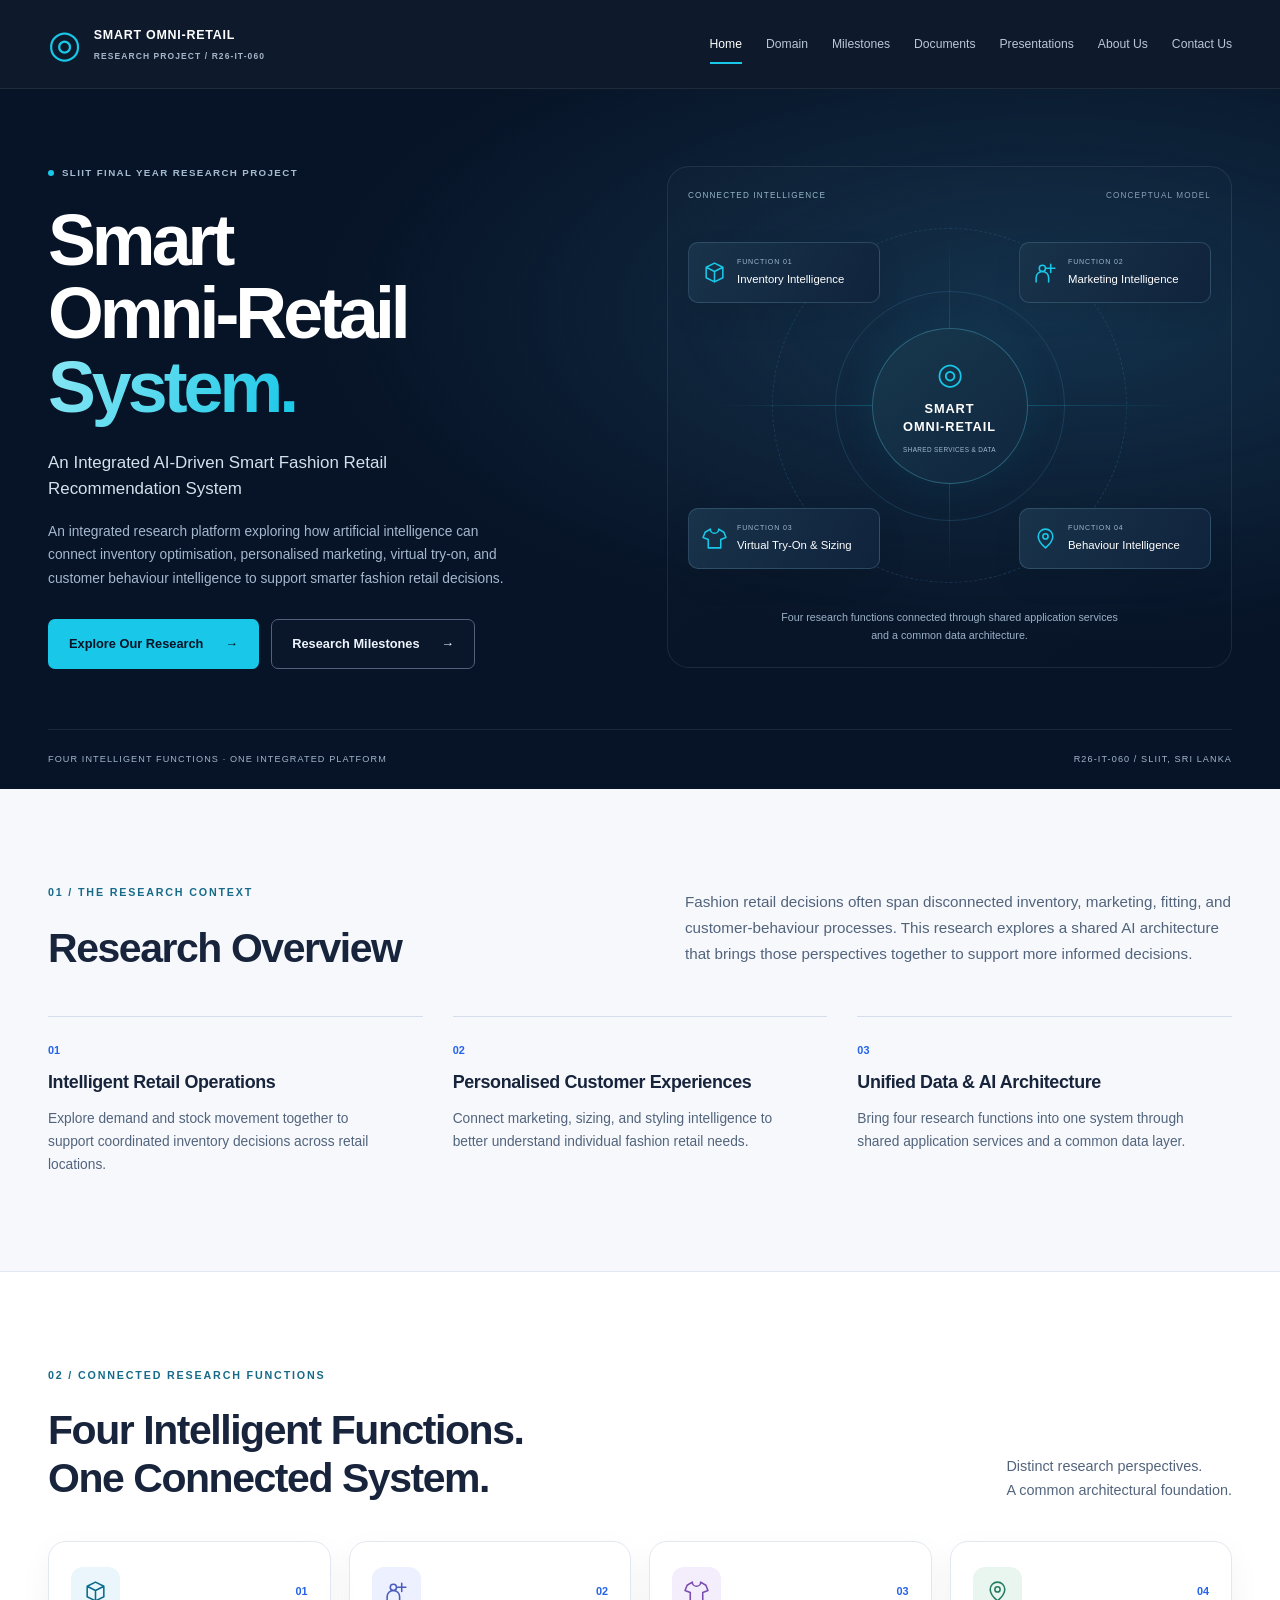
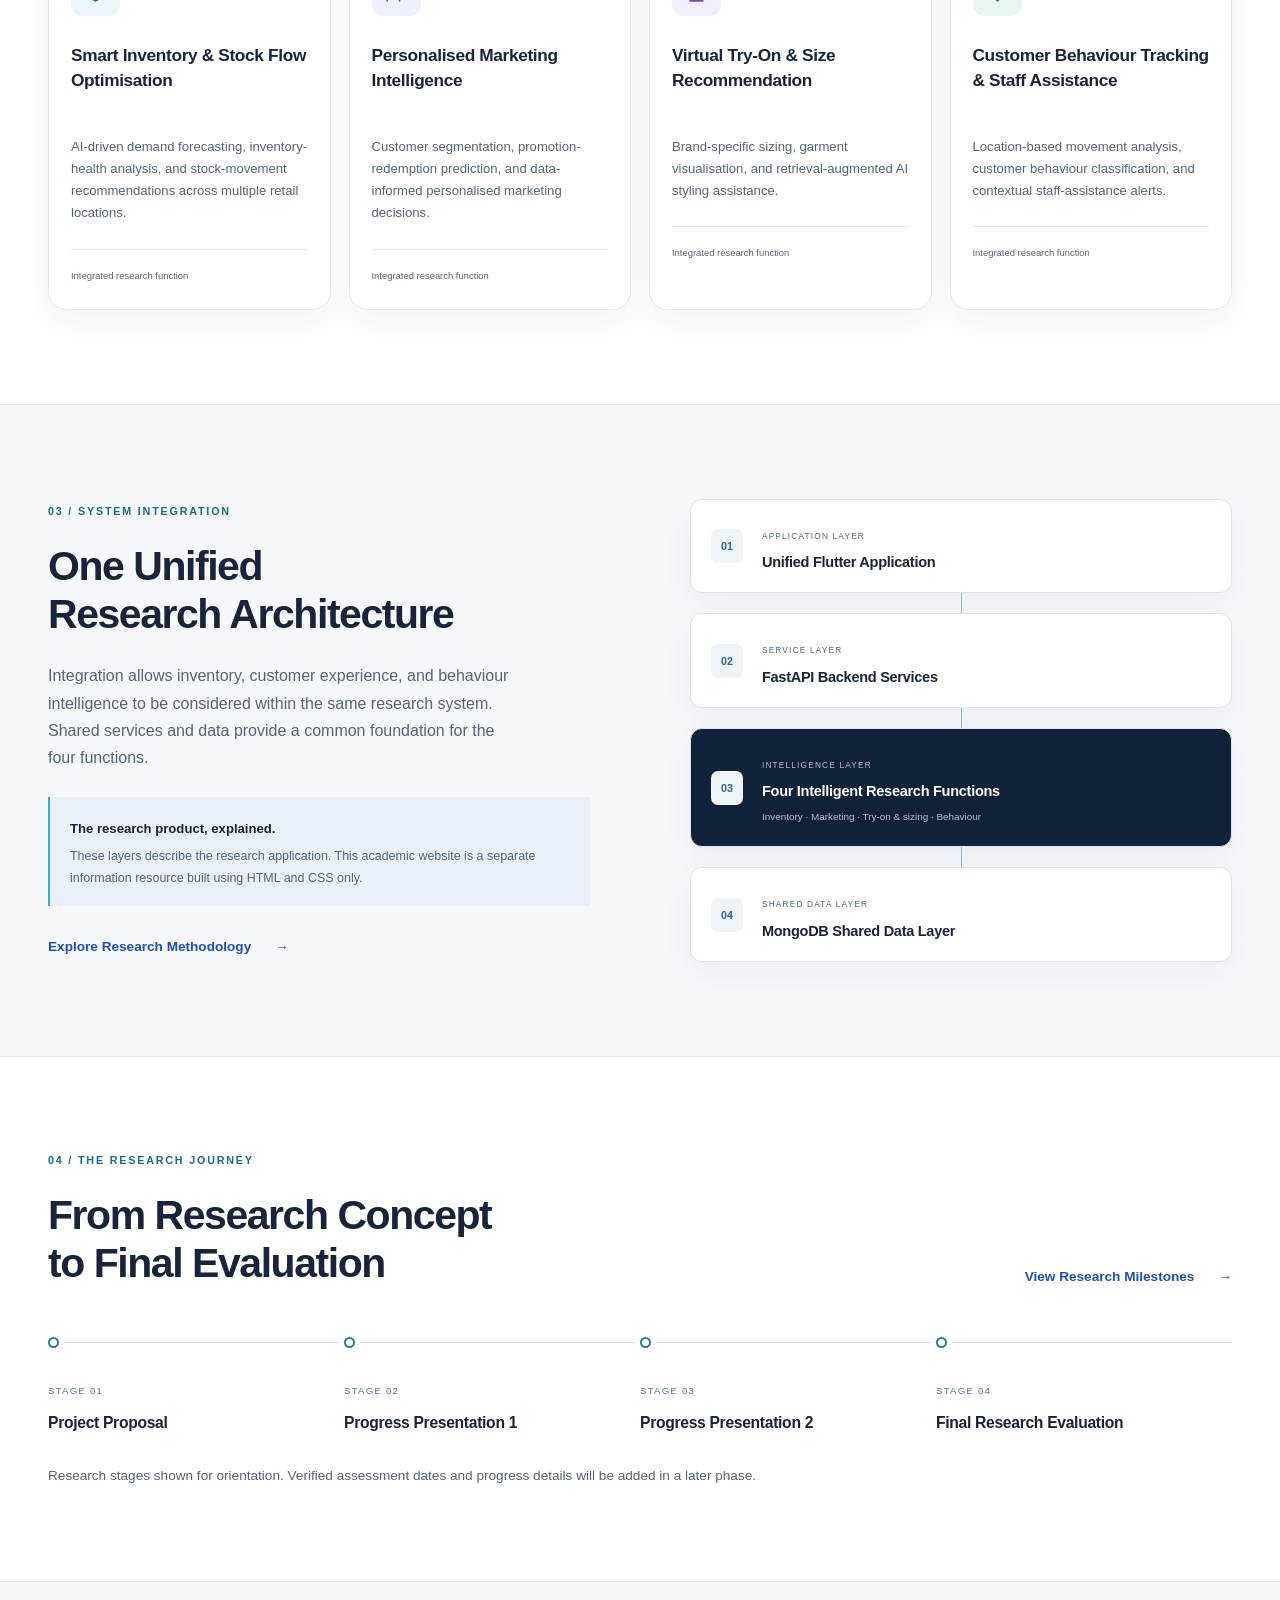
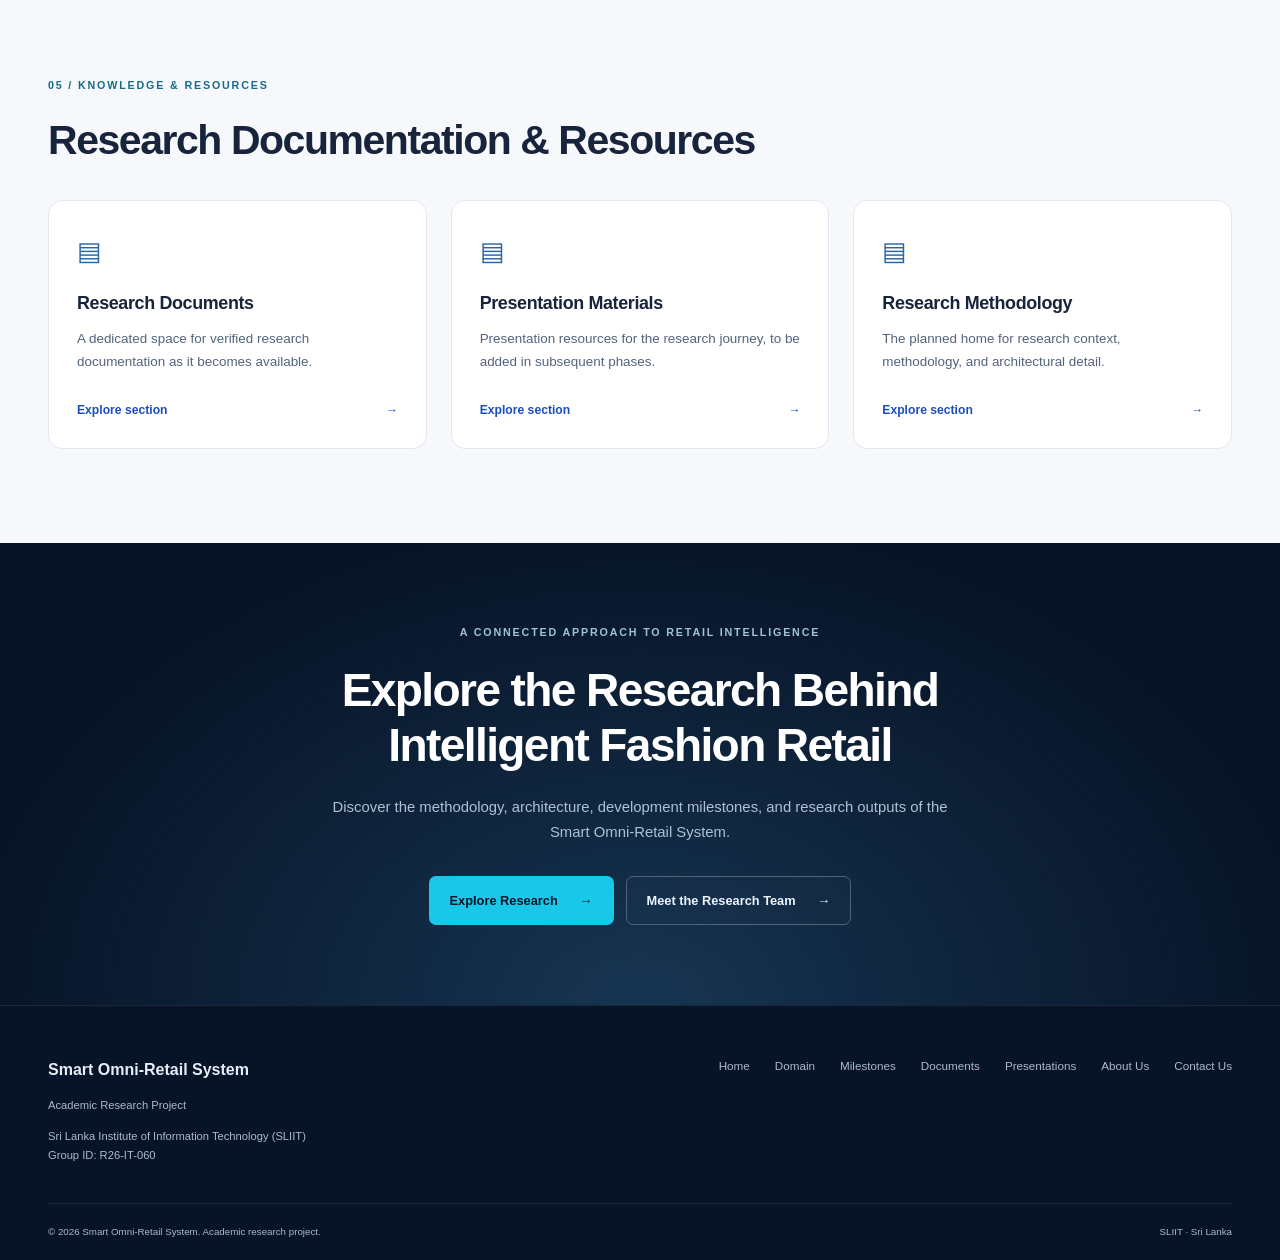
<file: index.html>
<!doctype html>
<html lang="en">
  <head>
    <meta charset="utf-8" />
    <meta name="viewport" content="width=device-width,initial-scale=1" />
    <meta
      name="description"
      content="Smart Omni-Retail System: an integrated AI-driven fashion retail research project at SLIIT, group R26-IT-060."
    />
    <meta name="theme-color" content="#071326" />
    <title>Home | Smart Omni-Retail Research</title>
    <link rel="stylesheet" href="css/style.css" />
    <link rel="stylesheet" href="css/components.css" />
    <link rel="stylesheet" href="css/responsive.css" />
  </head>
  <body>
    <a class="skip" href="#main">Skip to main content</a>
    <header>
      <div class="container header-inner">
        <a class="brand" href="index.html"
          ><span class="brand-mark" aria-hidden="true">&#9678;</span
          ><span
            >SMART OMNI-RETAIL<small>RESEARCH PROJECT / R26-IT-060</small></span
          ></a
        >
        <nav class="desktop-nav" aria-label="Main navigation">
          <a href="index.html" aria-current="page">Home</a
          ><a href="domain.html">Domain</a
          ><a href="milestones.html">Milestones</a
          ><a href="documents.html">Documents</a
          ><a href="presentations.html">Presentations</a
          ><a href="about.html">About Us</a
          ><a href="contact.html">Contact Us</a>
        </nav>
        <details class="mobile-nav">
          <summary>Menu <span aria-hidden="true">&#43;</span></summary>
          <nav aria-label="Mobile navigation">
            <a href="index.html" aria-current="page">Home</a
            ><a href="domain.html">Domain</a
            ><a href="milestones.html">Milestones</a
            ><a href="documents.html">Documents</a
            ><a href="presentations.html">Presentations</a
            ><a href="about.html">About Us</a
            ><a href="contact.html">Contact Us</a>
          </nav>
        </details>
      </div>
    </header>
    <main id="main">
      <section class="hero">
        <div class="container hero-grid">
          <div class="hero-copy">
            <p class="eyebrow">SLIIT FINAL YEAR RESEARCH PROJECT</p>
            <h1>Smart<br />Omni-Retail<br /><span>System.</span></h1>
            <p class="hero-subtitle">
              An Integrated AI-Driven Smart Fashion Retail Recommendation System
            </p>
            <p class="hero-description">
              An integrated research platform exploring how artificial
              intelligence can connect inventory optimisation, personalised
              marketing, virtual try-on, and customer behaviour intelligence to
              support smarter fashion retail decisions.
            </p>
            <div class="button-row">
              <a class="button primary" href="domain.html"
                >Explore Our Research <span aria-hidden="true">&#8594;</span></a
              ><a class="button outline" href="milestones.html"
                >Research Milestones <span aria-hidden="true">&#8594;</span></a
              >
            </div>
          </div>
          <figure class="hero-visual">
            <div class="visual-caption">
              <span>CONNECTED INTELLIGENCE</span><span>CONCEPTUAL MODEL</span>
            </div>
            <div class="orbit-map">
              <div class="orbit-ring outer"></div>
              <div class="orbit-ring inner"></div>
              <div class="connector horizontal"></div>
              <div class="connector vertical"></div>
              <div class="core-node">
                <span aria-hidden="true">&#9678;</span
                ><strong>SMART<br />OMNI-RETAIL</strong
                ><small>SHARED SERVICES & DATA</small>
              </div>
              <div class="orbit-node node-0">
                <svg
                  viewBox="0 0 24 24"
                  fill="none"
                  stroke="currentColor"
                  stroke-width="1.5"
                  stroke-linecap="round"
                  stroke-linejoin="round"
                  aria-hidden="true"
                >
                  <path
                    d="m4 7 8-4 8 4v10l-8 4-8-4Z M4 7l8 4 8-4 M12 11v10"
                  /></svg
                ><span><small>FUNCTION 01</small>Inventory Intelligence</span>
              </div>
              <div class="orbit-node node-1">
                <svg
                  viewBox="0 0 24 24"
                  fill="none"
                  stroke="currentColor"
                  stroke-width="1.5"
                  stroke-linecap="round"
                  stroke-linejoin="round"
                  aria-hidden="true"
                >
                  <circle cx="9" cy="8" r="3" />
                  <path d="M3 21v-4a6 6 0 0 1 12 0v4 M17 4v8 M13 8h8" /></svg
                ><span><small>FUNCTION 02</small>Marketing Intelligence</span>
              </div>
              <div class="orbit-node node-2">
                <svg
                  viewBox="0 0 24 24"
                  fill="none"
                  stroke="currentColor"
                  stroke-width="1.5"
                  stroke-linecap="round"
                  stroke-linejoin="round"
                  aria-hidden="true"
                >
                  <path
                    d="m8 3-5 3-2 5 5 2v8h12v-8l5-2-2-5-5-3a4 4 0 0 1-8 0Z"
                  /></svg
                ><span><small>FUNCTION 03</small>Virtual Try-On & Sizing</span>
              </div>
              <div class="orbit-node node-3">
                <svg
                  viewBox="0 0 24 24"
                  fill="none"
                  stroke="currentColor"
                  stroke-width="1.5"
                  stroke-linecap="round"
                  stroke-linejoin="round"
                  aria-hidden="true"
                >
                  <path d="M19 10c0 5-7 11-7 11S5 15 5 10a7 7 0 0 1 14 0Z" />
                  <circle cx="12" cy="10" r="2.5" /></svg
                ><span><small>FUNCTION 04</small>Behaviour Intelligence</span>
              </div>
            </div>
            <figcaption>
              Four research functions connected through shared application
              services and a common data architecture.
            </figcaption>
          </figure>
        </div>
        <div class="container hero-bottom">
          <span
            >FOUR INTELLIGENT FUNCTIONS &middot; ONE INTEGRATED PLATFORM</span
          ><span>R26-IT-060 / SLIIT, SRI LANKA</span>
        </div>
      </section>
      <section class="section">
        <div class="container">
          <div class="section-intro">
            <div>
              <p class="eyebrow">01 / THE RESEARCH CONTEXT</p>
              <h2>Research Overview</h2>
            </div>
            <p>
              Fashion retail decisions often span disconnected inventory,
              marketing, fitting, and customer-behaviour processes. This
              research explores a shared AI architecture that brings those
              perspectives together to support more informed decisions.
            </p>
          </div>
          <div class="concept-grid">
            <article class="concept-card">
              <span class="index">01</span>
              <h3>Intelligent Retail Operations</h3>
              <p>
                Explore demand and stock movement together to support
                coordinated inventory decisions across retail locations.
              </p>
            </article>
            <article class="concept-card">
              <span class="index">02</span>
              <h3>Personalised Customer Experiences</h3>
              <p>
                Connect marketing, sizing, and styling intelligence to better
                understand individual fashion retail needs.
              </p>
            </article>
            <article class="concept-card">
              <span class="index">03</span>
              <h3>Unified Data & AI Architecture</h3>
              <p>
                Bring four research functions into one system through shared
                application services and a common data layer.
              </p>
            </article>
          </div>
        </div>
      </section>
      <section class="section white-section">
        <div class="container">
          <p class="eyebrow">02 / CONNECTED RESEARCH FUNCTIONS</p>
          <div class="section-heading">
            <h2>Four Intelligent Functions.<br />One Connected System.</h2>
            <p>
              Distinct research perspectives.<br />A common architectural
              foundation.
            </p>
          </div>
          <div class="research-grid">
            <article class="research-card accent-0">
              <div class="card-top">
                <span class="icon-box"
                  ><svg
                    viewBox="0 0 24 24"
                    fill="none"
                    stroke="currentColor"
                    stroke-width="1.5"
                    stroke-linecap="round"
                    stroke-linejoin="round"
                    aria-hidden="true"
                  >
                    <path
                      d="m4 7 8-4 8 4v10l-8 4-8-4Z M4 7l8 4 8-4 M12 11v10"
                    /></svg></span
                ><span class="index">01</span>
              </div>
              <h3>Smart Inventory & Stock Flow Optimisation</h3>
              <p>
                AI-driven demand forecasting, inventory-health analysis, and
                stock-movement recommendations across multiple retail locations.
              </p>
              <span class="card-tag">Integrated research function</span>
            </article>
            <article class="research-card accent-1">
              <div class="card-top">
                <span class="icon-box"
                  ><svg
                    viewBox="0 0 24 24"
                    fill="none"
                    stroke="currentColor"
                    stroke-width="1.5"
                    stroke-linecap="round"
                    stroke-linejoin="round"
                    aria-hidden="true"
                  >
                    <circle cx="9" cy="8" r="3" />
                    <path
                      d="M3 21v-4a6 6 0 0 1 12 0v4 M17 4v8 M13 8h8"
                    /></svg></span
                ><span class="index">02</span>
              </div>
              <h3>Personalised Marketing Intelligence</h3>
              <p>
                Customer segmentation, promotion-redemption prediction, and
                data-informed personalised marketing decisions.
              </p>
              <span class="card-tag">Integrated research function</span>
            </article>
            <article class="research-card accent-2">
              <div class="card-top">
                <span class="icon-box"
                  ><svg
                    viewBox="0 0 24 24"
                    fill="none"
                    stroke="currentColor"
                    stroke-width="1.5"
                    stroke-linecap="round"
                    stroke-linejoin="round"
                    aria-hidden="true"
                  >
                    <path
                      d="m8 3-5 3-2 5 5 2v8h12v-8l5-2-2-5-5-3a4 4 0 0 1-8 0Z"
                    /></svg></span
                ><span class="index">03</span>
              </div>
              <h3>Virtual Try-On & Size Recommendation</h3>
              <p>
                Brand-specific sizing, garment visualisation, and
                retrieval-augmented AI styling assistance.
              </p>
              <span class="card-tag">Integrated research function</span>
            </article>
            <article class="research-card accent-3">
              <div class="card-top">
                <span class="icon-box"
                  ><svg
                    viewBox="0 0 24 24"
                    fill="none"
                    stroke="currentColor"
                    stroke-width="1.5"
                    stroke-linecap="round"
                    stroke-linejoin="round"
                    aria-hidden="true"
                  >
                    <path d="M19 10c0 5-7 11-7 11S5 15 5 10a7 7 0 0 1 14 0Z" />
                    <circle cx="12" cy="10" r="2.5" /></svg></span
                ><span class="index">04</span>
              </div>
              <h3>Customer Behaviour Tracking & Staff Assistance</h3>
              <p>
                Location-based movement analysis, customer behaviour
                classification, and contextual staff-assistance alerts.
              </p>
              <span class="card-tag">Integrated research function</span>
            </article>
          </div>
        </div>
      </section>
      <section class="section">
        <div class="container architecture-grid">
          <div>
            <p class="eyebrow">03 / SYSTEM INTEGRATION</p>
            <h2>One Unified<br />Research Architecture</h2>
            <p class="description">
              Integration allows inventory, customer experience, and behaviour
              intelligence to be considered within the same research system.
              Shared services and data provide a common foundation for the four
              functions.
            </p>
            <div class="architecture-note">
              <strong>The research product, explained.</strong>
              <p>
                These layers describe the research application. This academic
                website is a separate information resource built using HTML and
                CSS only.
              </p>
            </div>
            <a class="text-link" href="domain.html"
              >Explore Research Methodology
              <span aria-hidden="true">&#8594;</span></a
            >
          </div>
          <ol class="architecture-stack">
            <li>
              <span class="layer-number">01</span>
              <div>
                <small>APPLICATION LAYER</small>
                <h3>Unified Flutter Application</h3>
              </div>
            </li>
            <li>
              <span class="layer-number">02</span>
              <div>
                <small>SERVICE LAYER</small>
                <h3>FastAPI Backend Services</h3>
              </div>
            </li>
            <li>
              <span class="layer-number">03</span>
              <div>
                <small>INTELLIGENCE LAYER</small>
                <h3>Four Intelligent Research Functions</h3>
                <p>
                  Inventory &middot; Marketing &middot; Try-on & sizing &middot;
                  Behaviour
                </p>
              </div>
            </li>
            <li>
              <span class="layer-number">04</span>
              <div>
                <small>SHARED DATA LAYER</small>
                <h3>MongoDB Shared Data Layer</h3>
              </div>
            </li>
          </ol>
        </div>
      </section>
      <section class="section white-section">
        <div class="container">
          <p class="eyebrow">04 / THE RESEARCH JOURNEY</p>
          <div class="section-heading">
            <h2>From Research Concept<br />to Final Evaluation</h2>
            <a class="text-link" href="milestones.html"
              >View Research Milestones
              <span aria-hidden="true">&#8594;</span></a
            >
          </div>
          <ol class="timeline">
            <li>
              <span class="timeline-dot" aria-hidden="true"></span
              ><small>STAGE 01</small>
              <h3>Project Proposal</h3>
            </li>
            <li>
              <span class="timeline-dot" aria-hidden="true"></span
              ><small>STAGE 02</small>
              <h3>Progress Presentation 1</h3>
            </li>
            <li>
              <span class="timeline-dot" aria-hidden="true"></span
              ><small>STAGE 03</small>
              <h3>Progress Presentation 2</h3>
            </li>
            <li>
              <span class="timeline-dot" aria-hidden="true"></span
              ><small>STAGE 04</small>
              <h3>Final Research Evaluation</h3>
            </li>
          </ol>
          <p class="muted">
            Research stages shown for orientation. Verified assessment dates and
            progress details will be added in a later phase.
          </p>
        </div>
      </section>
      <section class="section">
        <div class="container">
          <p class="eyebrow">05 / KNOWLEDGE & RESOURCES</p>
          <h2>Research Documentation & Resources</h2>
          <div class="resource-grid">
            <a class="resource-card" href="documents.html"
              ><span class="resource-symbol" aria-hidden="true">&#9636;</span>
              <h3>Research Documents</h3>
              <p>
                A dedicated space for verified research documentation as it
                becomes available.
              </p>
              <span class="resource-link"
                >Explore section <span aria-hidden="true">&#8594;</span></span
              ></a
            ><a class="resource-card" href="presentations.html"
              ><span class="resource-symbol" aria-hidden="true">&#9636;</span>
              <h3>Presentation Materials</h3>
              <p>
                Presentation resources for the research journey, to be added in
                subsequent phases.
              </p>
              <span class="resource-link"
                >Explore section <span aria-hidden="true">&#8594;</span></span
              ></a
            ><a class="resource-card" href="domain.html"
              ><span class="resource-symbol" aria-hidden="true">&#9636;</span>
              <h3>Research Methodology</h3>
              <p>
                The planned home for research context, methodology, and
                architectural detail.
              </p>
              <span class="resource-link"
                >Explore section <span aria-hidden="true">&#8594;</span></span
              ></a
            >
          </div>
        </div>
      </section>
      <section class="closing">
        <div class="container">
          <p class="eyebrow">A CONNECTED APPROACH TO RETAIL INTELLIGENCE</p>
          <h2>Explore the Research Behind<br />Intelligent Fashion Retail</h2>
          <p class="description">
            Discover the methodology, architecture, development milestones, and
            research outputs of the Smart Omni-Retail System.
          </p>
          <div class="button-row">
            <a class="button primary" href="domain.html"
              >Explore Research <span aria-hidden="true">&#8594;</span></a
            ><a class="button outline" href="about.html"
              >Meet the Research Team <span aria-hidden="true">&#8594;</span></a
            >
          </div>
        </div>
      </section>
    </main>
    <footer>
      <div class="container footer-grid">
        <div>
          <a class="footer-brand" href="index.html">Smart Omni-Retail System</a>
          <p>Academic Research Project</p>
          <p>
            Sri Lanka Institute of Information Technology (SLIIT)<br />Group ID:
            R26-IT-060
          </p>
        </div>
        <nav aria-label="Footer navigation">
          <a href="index.html">Home</a><a href="domain.html">Domain</a
          ><a href="milestones.html">Milestones</a
          ><a href="documents.html">Documents</a
          ><a href="presentations.html">Presentations</a
          ><a href="about.html">About Us</a
          ><a href="contact.html">Contact Us</a>
        </nav>
      </div>
      <div class="container footer-bottom">
        <span
          >&copy; 2026 Smart Omni-Retail System. Academic research
          project.</span
        ><span>SLIIT &middot; Sri Lanka</span>
      </div>
    </footer>
  </body>
</html>
</file>
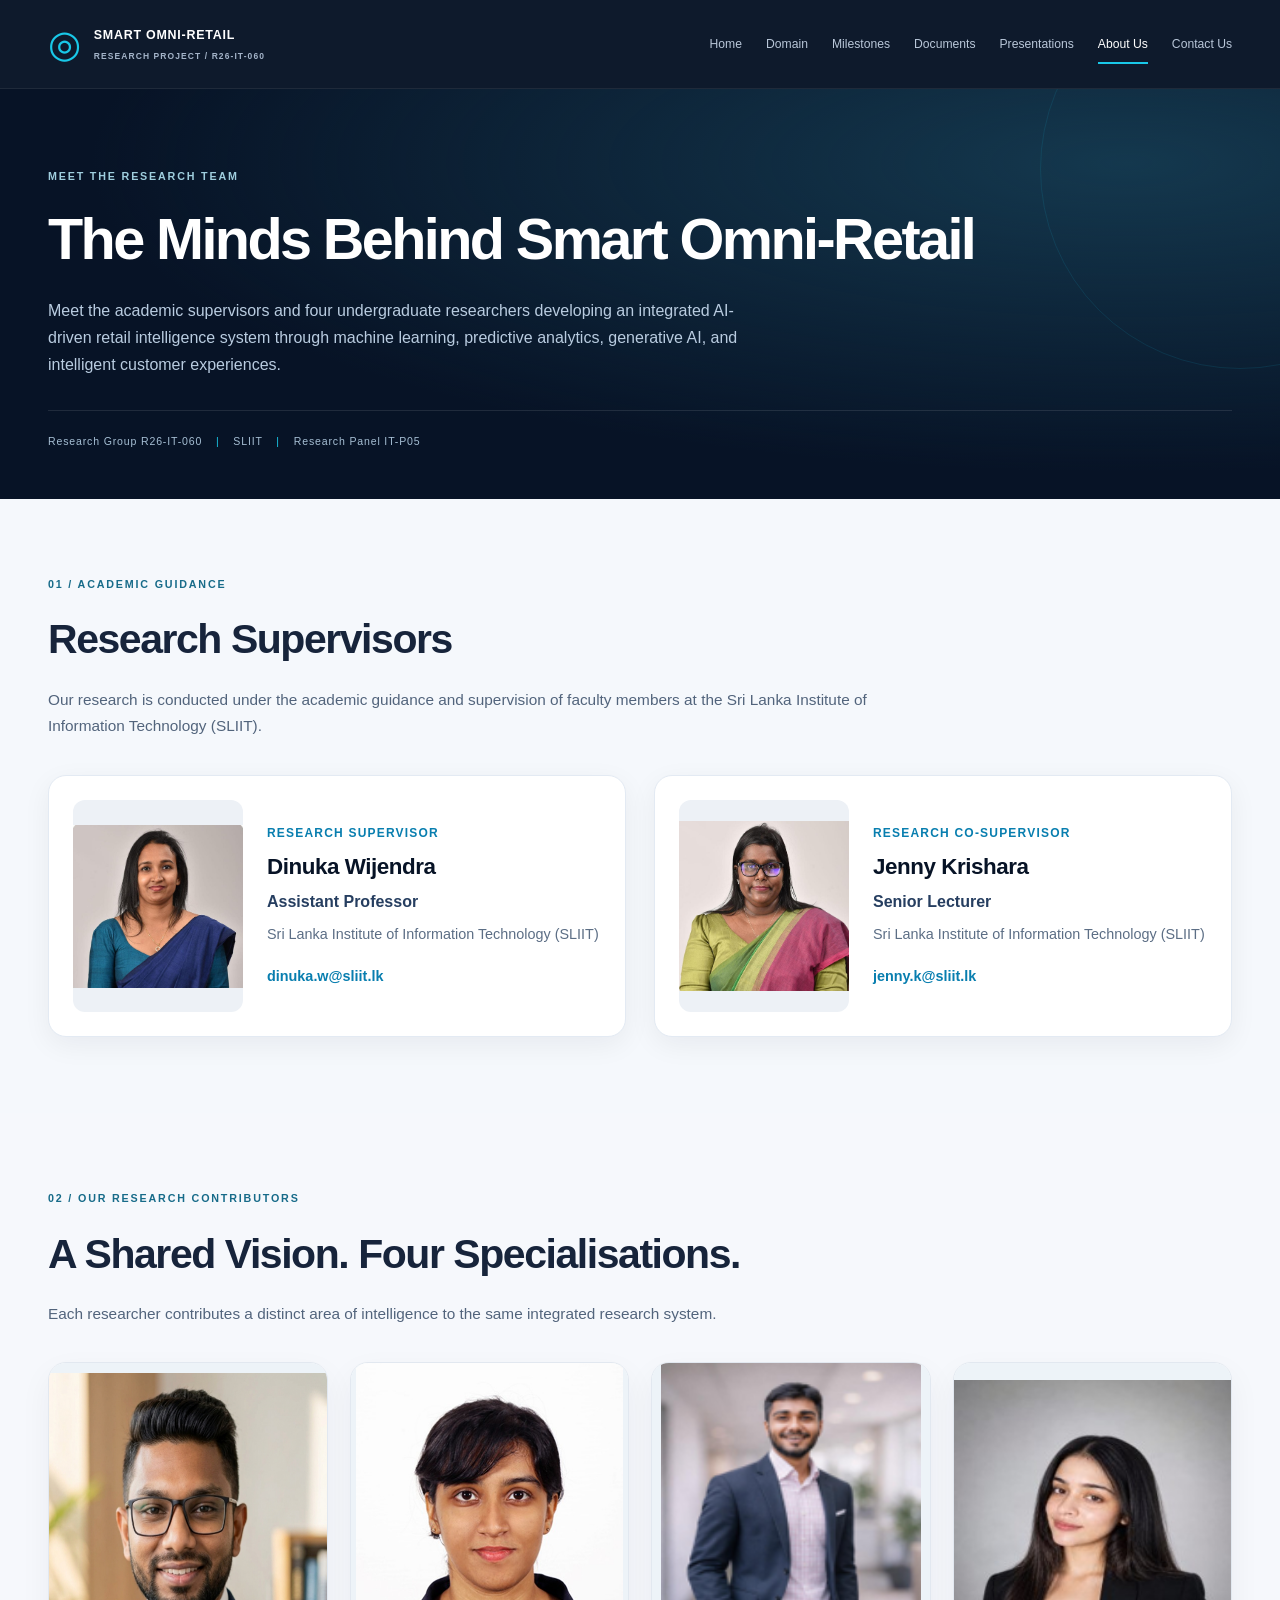
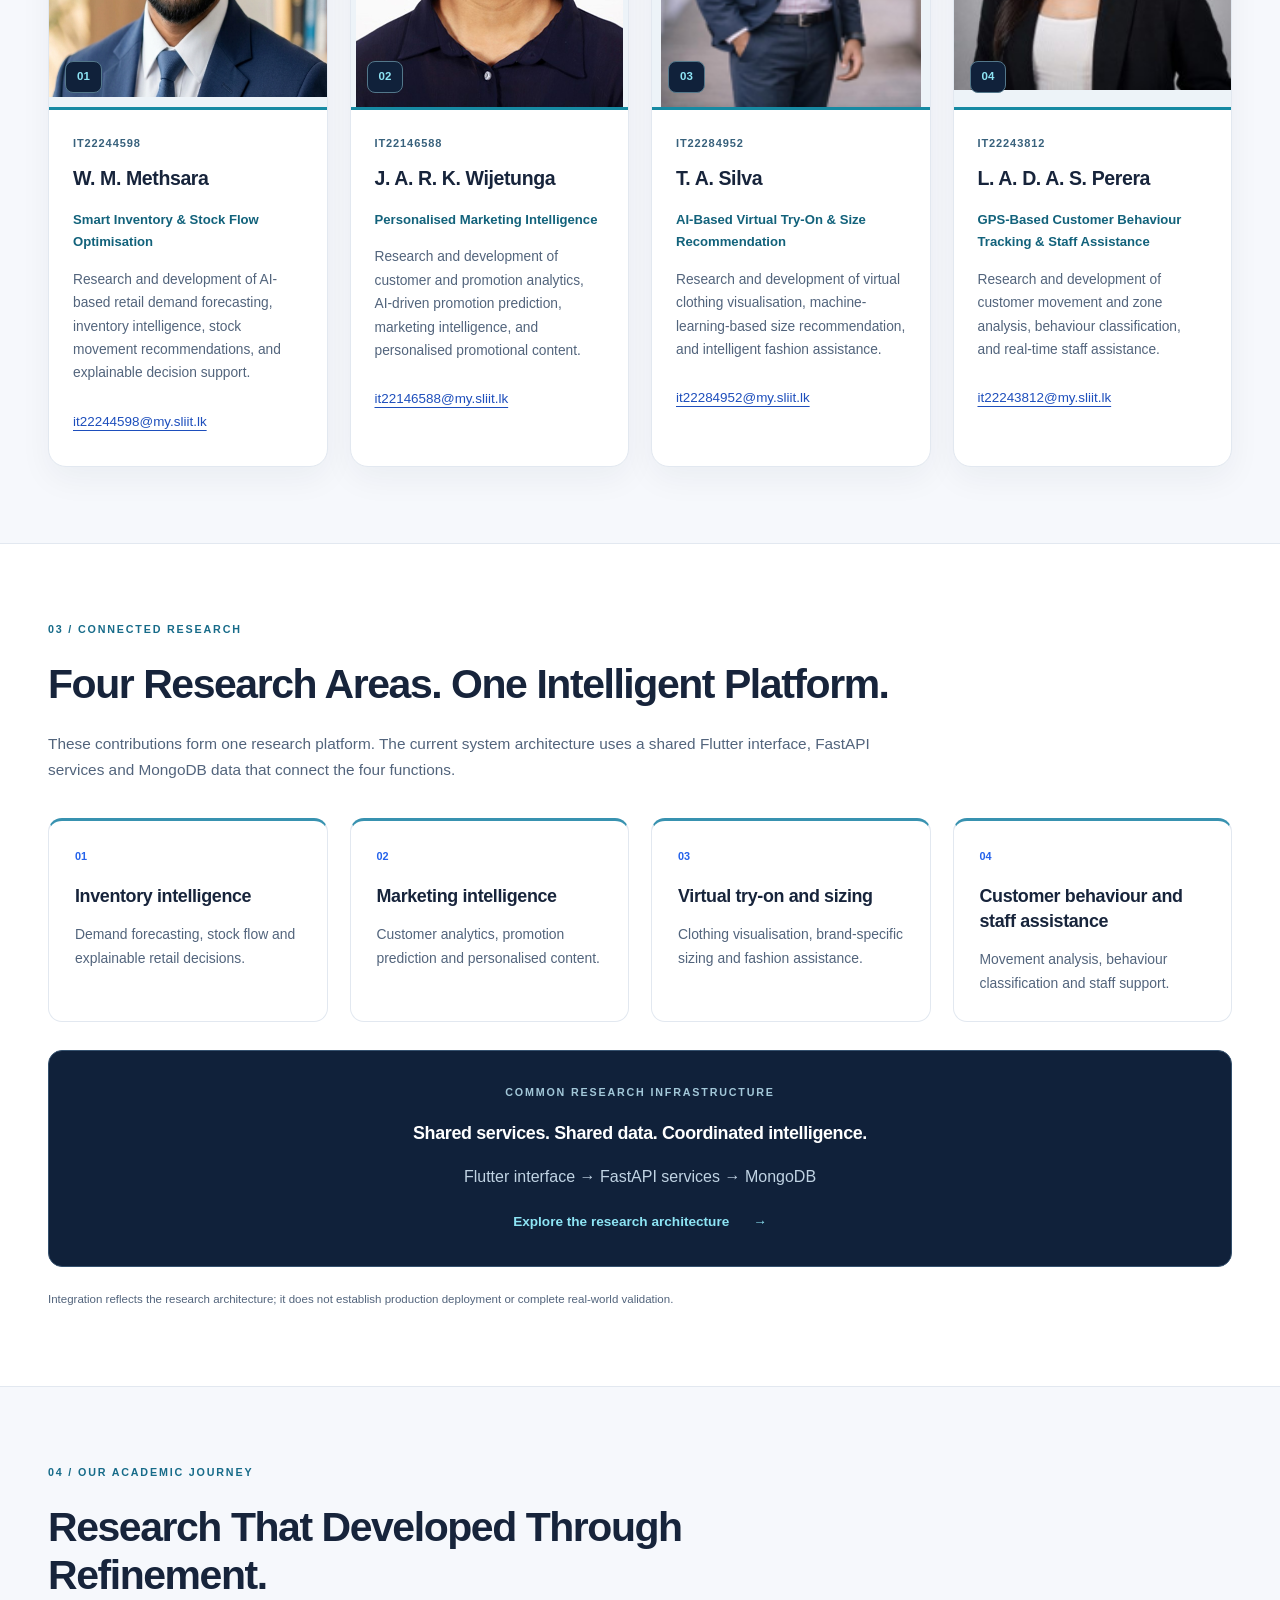
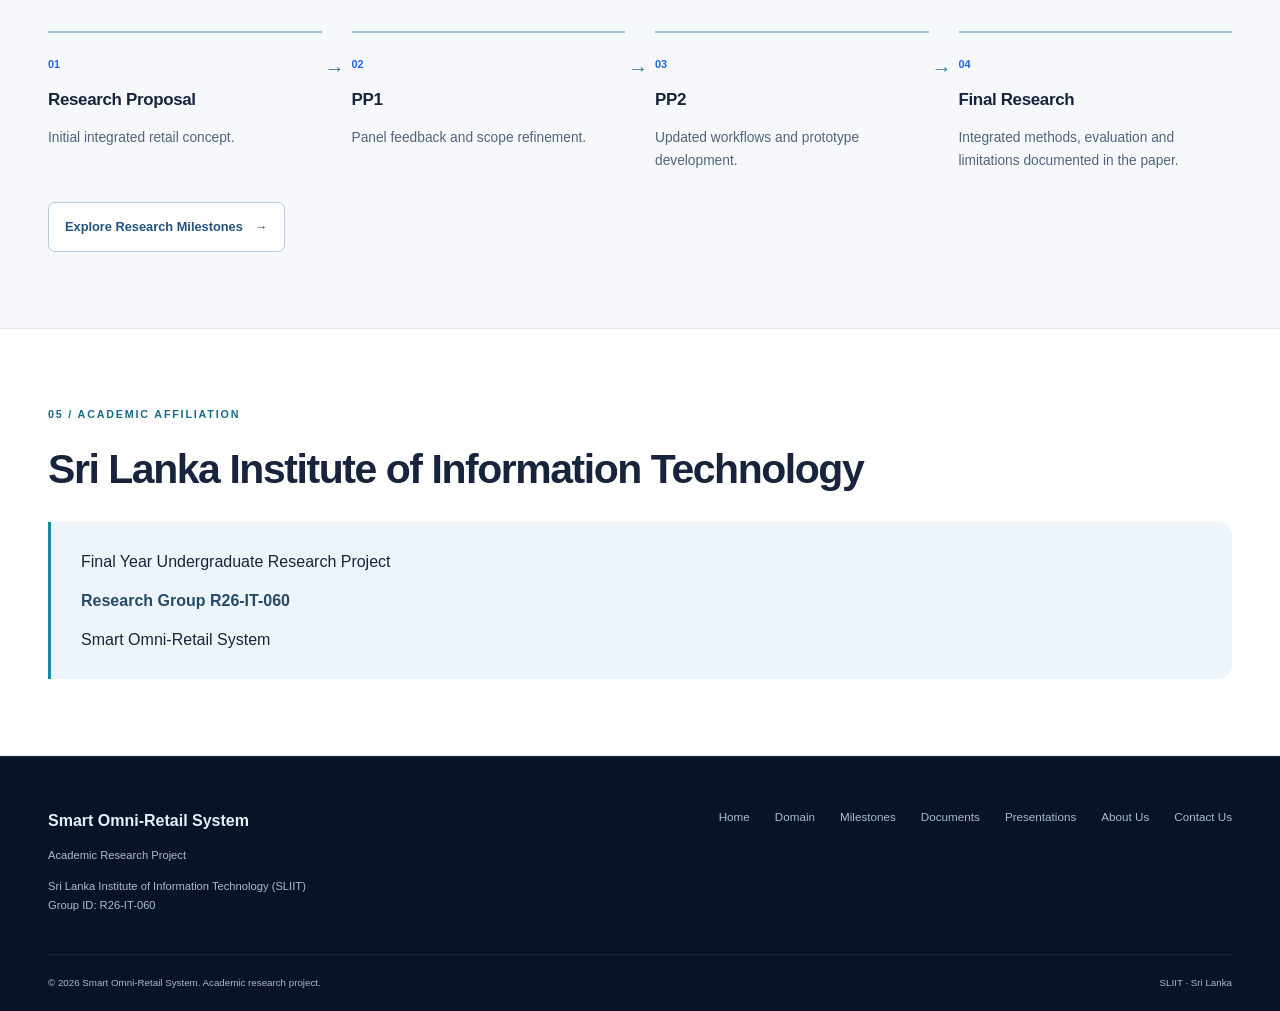
<file: about.html>
<!DOCTYPE html>
<html lang="en">
<head>
  <meta charset="utf-8">
  <meta name="viewport" content="width=device-width, initial-scale=1">

  <meta name="description"
        content="Meet the research supervisors and four undergraduate researchers behind the Smart Omni-Retail System at SLIIT, group R26-IT-060.">

  <meta name="theme-color" content="#071326">

  <title>About Us | Smart Omni-Retail Research</title>

  <link rel="stylesheet" href="css/style.css">
  <link rel="stylesheet" href="css/components.css">
  <link rel="stylesheet" href="css/responsive.css">
</head>

<body>

<a class="skip" href="#main">Skip to main content</a>

<!-- HEADER -->
<header>
  <div class="container header-inner">

    <a class="brand" href="index.html">
      <span class="brand-mark" aria-hidden="true">&#9678;</span>
      <span>
        SMART OMNI-RETAIL
        <small>RESEARCH PROJECT / R26-IT-060</small>
      </span>
    </a>

    <nav class="desktop-nav" aria-label="Main navigation">
      <a href="index.html">Home</a>
      <a href="domain.html">Domain</a>
      <a href="milestones.html">Milestones</a>
      <a href="documents.html">Documents</a>
      <a href="presentations.html">Presentations</a>
      <a href="about.html" aria-current="page">About Us</a>
      <a href="contact.html">Contact Us</a>
    </nav>

    <details class="mobile-nav">
      <summary>
        Menu <span aria-hidden="true">&#43;</span>
      </summary>

      <nav aria-label="Mobile navigation">
        <a href="index.html">Home</a>
        <a href="domain.html">Domain</a>
        <a href="milestones.html">Milestones</a>
        <a href="documents.html">Documents</a>
        <a href="presentations.html">Presentations</a>
        <a href="about.html" aria-current="page">About Us</a>
        <a href="contact.html">Contact Us</a>
      </nav>
    </details>

  </div>
</header>

<main id="main" class="archive-page people-page">

  <!-- ABOUT HERO -->
  <section class="archive-hero">
    <div class="container">

      <p class="eyebrow">MEET THE RESEARCH TEAM</p>

      <h1>The Minds Behind Smart Omni-Retail</h1>

      <p class="archive-hero-description">
        Meet the academic supervisors and four undergraduate
        researchers developing an integrated AI-driven retail
        intelligence system through machine learning, predictive
        analytics, generative AI, and intelligent customer
        experiences.
      </p>

      <div class="archive-hero-meta">
        Research Group R26-IT-060
        <span aria-hidden="true">|</span>
        SLIIT
        <span aria-hidden="true">|</span>
        Research Panel IT-P05
      </div>

    </div>
  </section>


  <!-- SECTION 01: RESEARCH SUPERVISORS -->
  <section class="section supervisors-section" id="supervisors" aria-labelledby="supervisors-heading">
    <div class="container">

      <p class="eyebrow">01 / ACADEMIC GUIDANCE</p>

      <h2 id="supervisors-heading">Research Supervisors</h2>

      <p class="archive-lead">
        Our research is conducted under the academic guidance
        and supervision of faculty members at the Sri Lanka
        Institute of Information Technology (SLIIT).
      </p>

      <div class="supervisors-grid">

        <!-- SUPERVISOR: DINUKA WIJENDRA -->
        <article class="supervisor-card">

          <div class="supervisor-photo">
            <img
              src="assets/images/team/dinuka.jpeg"
              width="956" height="918"
              alt="Portrait of Dinuka Wijendra"
              loading="lazy"
              decoding="async">
          </div>

          <div class="supervisor-content">

            <p class="supervisor-role">
              RESEARCH SUPERVISOR
            </p>

            <h3>Dinuka Wijendra</h3>

            <p class="supervisor-designation">
              Assistant Professor
            </p>

            <p class="supervisor-institution">
              Sri Lanka Institute of Information
              Technology (SLIIT)
            </p>

            <a
              class="supervisor-email"
              href="mailto:dinuka.w@sliit.lk">
              dinuka.w@sliit.lk
            </a>

          </div>
        </article>


        <!-- CO-SUPERVISOR: JENNY KRISHARA -->
        <article class="supervisor-card">

          <div class="supervisor-photo">
            <img
              src="assets/images/team/jenny.jpeg"
              width="918" height="917"
              alt="Portrait of Jenny Krishara"
              loading="lazy"
              decoding="async">
          </div>

          <div class="supervisor-content">

            <p class="supervisor-role">
              RESEARCH CO-SUPERVISOR
            </p>

            <h3>Jenny Krishara</h3>

            <p class="supervisor-designation">
              Senior Lecturer
            </p>

            <p class="supervisor-institution">
              Sri Lanka Institute of Information
              Technology (SLIIT)
            </p>

            <a
              class="supervisor-email"
              href="mailto:jenny.k@sliit.lk">
              jenny.k@sliit.lk
            </a>

          </div>
        </article>

      </div>
    </div>
  </section>


  <!-- SECTION 02: RESEARCH CONTRIBUTORS -->
  <section class="section" id="researchers">
    <div class="container">

      <p class="eyebrow">02 / OUR RESEARCH CONTRIBUTORS</p>

      <h2>A Shared Vision. Four Specialisations.</h2>

      <p class="archive-lead">
        Each researcher contributes a distinct area of
        intelligence to the same integrated research system.
      </p>

      <div class="team-grid">

        <!-- RESEARCHER 01 -->
        <article class="team-card">

          <div class="team-portrait">
            <img
              src="assets/images/team/W.M.Methsara_IT22244598.png"
              alt="Portrait of W. M. Methsara"
              width="476"
              height="555"
              loading="lazy"
              decoding="async">

            <span class="team-number" aria-hidden="true">01</span>
          </div>

          <div class="team-card-body">

            <p class="team-id">IT22244598</p>

            <h3>W. M. Methsara</h3>

            <p class="team-specialisation">
              Smart Inventory &amp; Stock Flow Optimisation
            </p>

            <p class="team-summary">
              Research and development of AI-based retail
              demand forecasting, inventory intelligence,
              stock movement recommendations, and
              explainable decision support.
            </p>

            <a
              class="team-email"
              href="mailto:it22244598@my.sliit.lk">
              it22244598@my.sliit.lk
            </a>

          </div>
        </article>


        <!-- RESEARCHER 02 -->
        <article class="team-card">

          <div class="team-portrait">
            <img
              src="assets/images/team/J.A.R.K.WIJETUNGA_IT22146588.jpg"
              alt="Portrait of J. A. R. K. Wijetunga"
              width="531"
              height="683"
              loading="lazy"
              decoding="async">

            <span class="team-number" aria-hidden="true">02</span>
          </div>

          <div class="team-card-body">

            <p class="team-id">IT22146588</p>

            <h3>J. A. R. K. Wijetunga</h3>

            <p class="team-specialisation">
              Personalised Marketing Intelligence
            </p>

            <p class="team-summary">
              Research and development of customer and
              promotion analytics, AI-driven promotion
              prediction, marketing intelligence, and
              personalised promotional content.
            </p>

            <a
              class="team-email"
              href="mailto:it22146588@my.sliit.lk">
              it22146588@my.sliit.lk
            </a>

          </div>
        </article>


        <!-- RESEARCHER 03 -->
        <article class="team-card">

          <div class="team-portrait">
            <img
              src="assets/images/team/T.A.Silva_IT22284952.png"
              alt="Portrait of T. A. Silva"
              width="146"
              height="193"
              loading="lazy"
              decoding="async">

            <span class="team-number" aria-hidden="true">03</span>
          </div>

          <div class="team-card-body">

            <p class="team-id">IT22284952</p>

            <h3>T. A. Silva</h3>

            <p class="team-specialisation">
              AI-Based Virtual Try-On &amp; Size Recommendation
            </p>

            <p class="team-summary">
              Research and development of virtual clothing
              visualisation, machine-learning-based size
              recommendation, and intelligent fashion
              assistance.
            </p>

            <a
              class="team-email"
              href="mailto:it22284952@my.sliit.lk">
              it22284952@my.sliit.lk
            </a>

          </div>
        </article>


        <!-- RESEARCHER 04 -->
        <article class="team-card">

          <div class="team-portrait">
            <img
              src="assets/images/team/L.A.D.A.S.Perera_IT22243812.jpg"
              alt="Portrait of L. A. D. A. S. Perera"
              width="221"
              height="247"
              loading="lazy"
              decoding="async">

            <span class="team-number" aria-hidden="true">04</span>
          </div>

          <div class="team-card-body">

            <p class="team-id">IT22243812</p>

            <h3>L. A. D. A. S. Perera</h3>

            <p class="team-specialisation">
              GPS-Based Customer Behaviour Tracking
              &amp; Staff Assistance
            </p>

            <p class="team-summary">
              Research and development of customer movement
              and zone analysis, behaviour classification,
              and real-time staff assistance.
            </p>

            <a
              class="team-email"
              href="mailto:it22243812@my.sliit.lk">
              it22243812@my.sliit.lk
            </a>

          </div>
        </article>

      </div>
    </div>
  </section>


  <!-- SECTION 03: CONNECTED RESEARCH -->
  <section class="section white-section" id="integrated-contributions">
    <div class="container">

      <p class="eyebrow">03 / CONNECTED RESEARCH</p>

      <h2>Four Research Areas. One Intelligent Platform.</h2>

      <p class="archive-lead">
        These contributions form one research platform.
        The current system architecture uses a shared
        Flutter interface, FastAPI services and MongoDB
        data that connect the four functions.
      </p>

      <div class="team-function-grid">

        <article class="team-function">
          <span class="index">01</span>
          <h3>Inventory intelligence</h3>
          <p>
            Demand forecasting, stock flow and
            explainable retail decisions.
          </p>
        </article>

        <article class="team-function">
          <span class="index">02</span>
          <h3>Marketing intelligence</h3>
          <p>
            Customer analytics, promotion prediction
            and personalised content.
          </p>
        </article>

        <article class="team-function">
          <span class="index">03</span>
          <h3>Virtual try-on and sizing</h3>
          <p>
            Clothing visualisation, brand-specific
            sizing and fashion assistance.
          </p>
        </article>

        <article class="team-function">
          <span class="index">04</span>
          <h3>Customer behaviour and staff assistance</h3>
          <p>
            Movement analysis, behaviour classification
            and staff support.
          </p>
        </article>

      </div>

      <div class="team-shared">

        <p class="eyebrow">COMMON RESEARCH INFRASTRUCTURE</p>

        <h3>
          Shared services. Shared data.
          Coordinated intelligence.
        </h3>

        <p>
          Flutter interface &rarr;
          FastAPI services &rarr;
          MongoDB
        </p>

        <a class="text-link" href="domain.html#architecture">
          Explore the research architecture
          <span aria-hidden="true">&#8594;</span>
        </a>

      </div>

      <p class="archive-source">
        Integration reflects the research architecture;
        it does not establish production deployment
        or complete real-world validation.
      </p>

    </div>
  </section>


  <!-- SECTION 04: ACADEMIC JOURNEY -->
  <section class="section" id="team-journey">
    <div class="container">

      <p class="eyebrow">04 / OUR ACADEMIC JOURNEY</p>

      <h2>Research That Developed Through Refinement.</h2>

      <ol class="research-progression">

        <li>
          <span class="index">01</span>
          <h3>Research Proposal</h3>
          <p>Initial integrated retail concept.</p>
        </li>

        <li>
          <span class="index">02</span>
          <h3>PP1</h3>
          <p>Panel feedback and scope refinement.</p>
        </li>

        <li>
          <span class="index">03</span>
          <h3>PP2</h3>
          <p>Updated workflows and prototype development.</p>
        </li>

        <li>
          <span class="index">04</span>
          <h3>Final Research</h3>
          <p>
            Integrated methods, evaluation and
            limitations documented in the paper.
          </p>
        </li>

      </ol>

      <div class="archive-bottom-links">

        <a
          class="button archive-outline"
          href="milestones.html">
          Explore Research Milestones
          <span aria-hidden="true">&#8594;</span>
        </a>

      </div>

    </div>
  </section>


  <!-- SECTION 05: ACADEMIC AFFILIATION -->
  <section class="section white-section" id="academic-affiliation">
    <div class="container">

      <p class="eyebrow">05 / ACADEMIC AFFILIATION</p>

      <h2>Sri Lanka Institute of Information Technology</h2>

      <div class="team-affiliation">

        <p>Final Year Undergraduate Research Project</p>

        <strong>Research Group R26-IT-060</strong>

        <p>Smart Omni-Retail System</p>

      </div>

    </div>
  </section>

</main>


<!-- FOOTER -->
<footer>

  <div class="container footer-grid">

    <div>
      <a class="footer-brand" href="index.html">
        Smart Omni-Retail System
      </a>

      <p>Academic Research Project</p>

      <p>
        Sri Lanka Institute of Information Technology (SLIIT)
        <br>
        Group ID: R26-IT-060
      </p>
    </div>

    <nav aria-label="Footer navigation">
      <a href="index.html">Home</a>
      <a href="domain.html">Domain</a>
      <a href="milestones.html">Milestones</a>
      <a href="documents.html">Documents</a>
      <a href="presentations.html">Presentations</a>
      <a href="about.html">About Us</a>
      <a href="contact.html">Contact Us</a>
    </nav>

  </div>

  <div class="container footer-bottom">
    <span>
      &copy; 2026 Smart Omni-Retail System.
      Academic research project.
    </span>

    <span>SLIIT &middot; Sri Lanka</span>
  </div>

</footer>

</body>
</html>
</file>
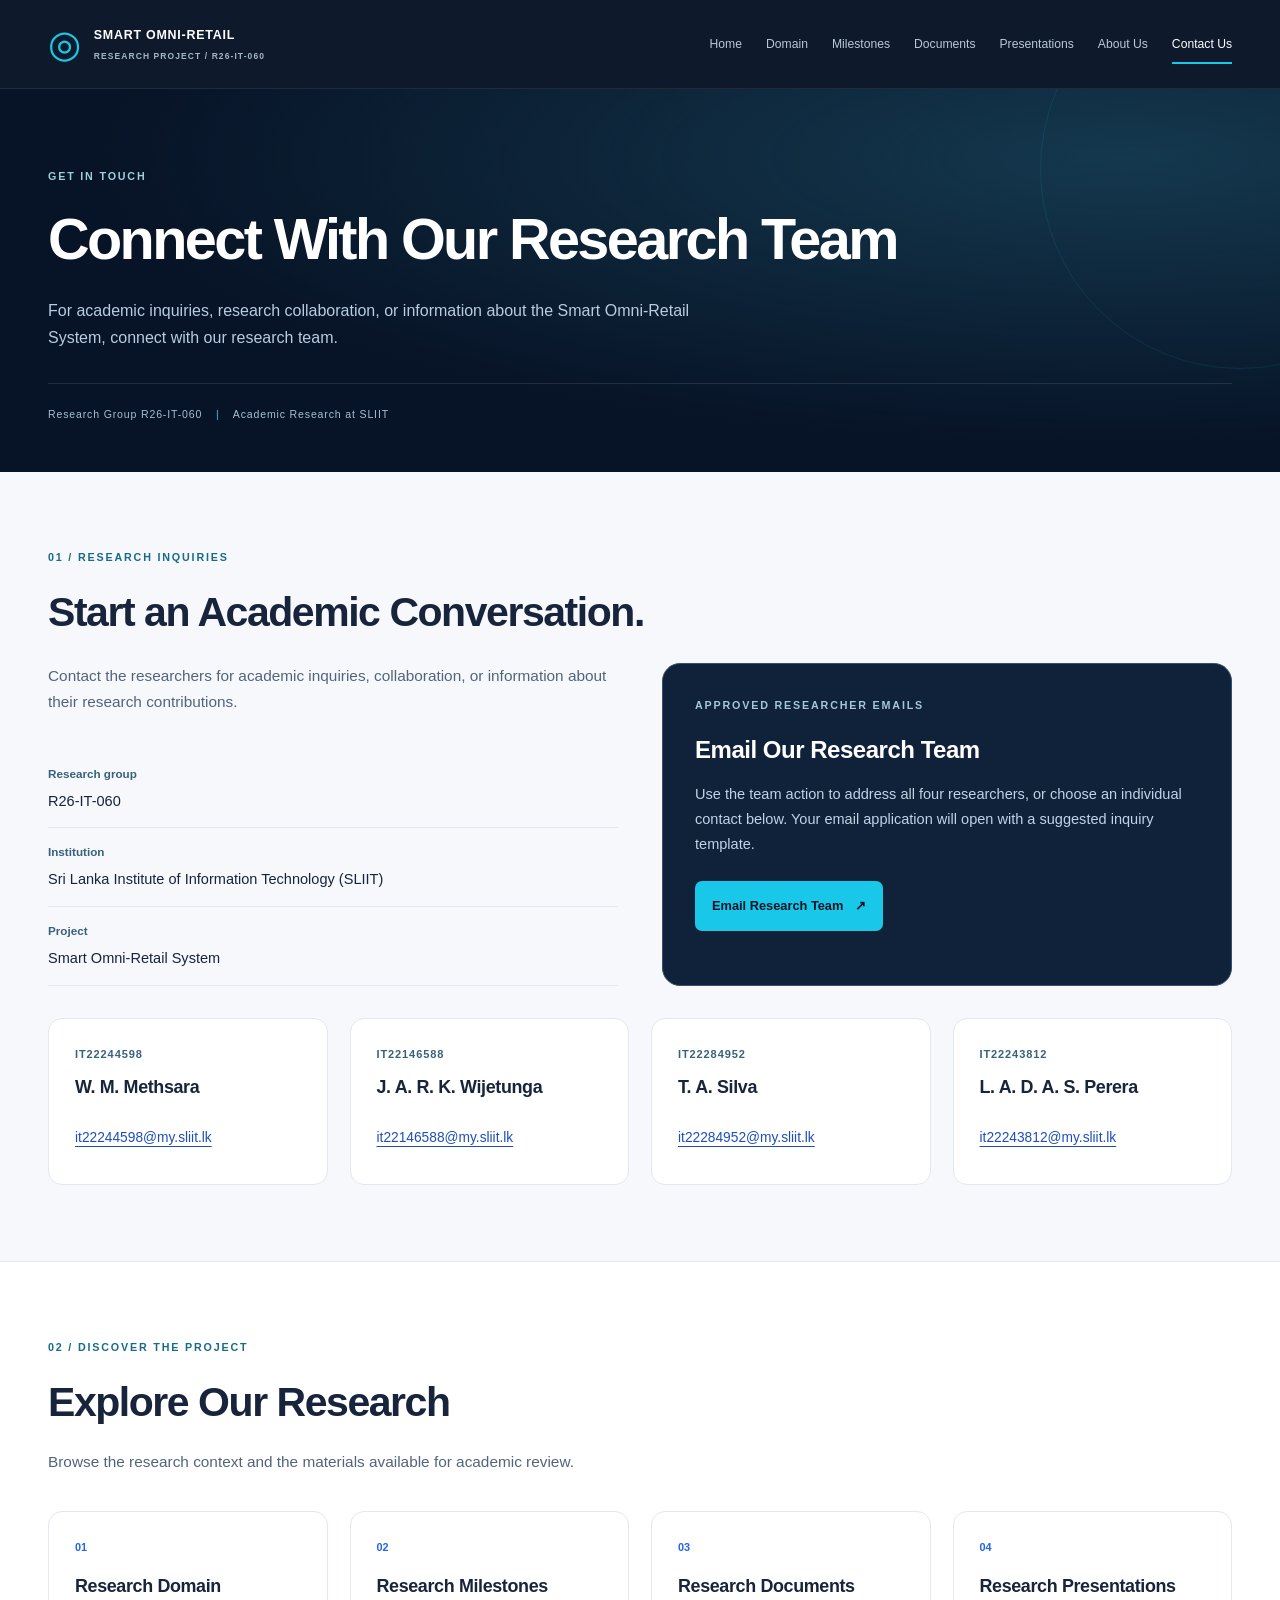
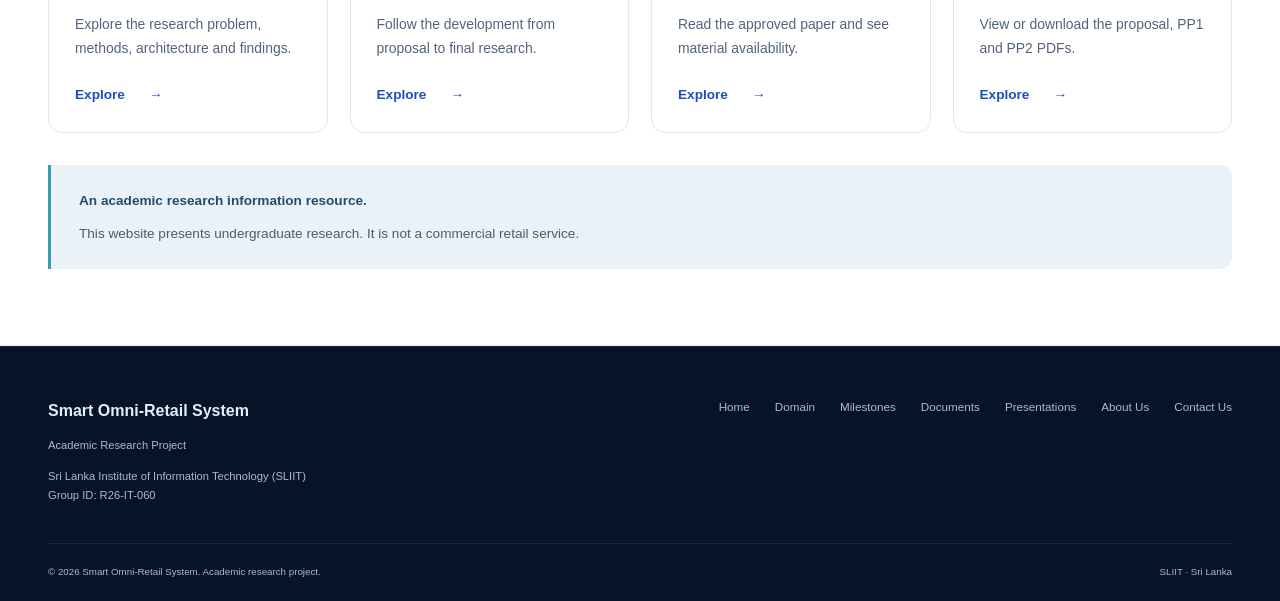
<file: contact.html>
<!DOCTYPE html>
<html lang="en"><head><meta charset="utf-8"><meta name="viewport" content="width=device-width,initial-scale=1"><meta name="description" content="Smart Omni-Retail System: an integrated AI-driven fashion retail research project at SLIIT, group R26-IT-060."><meta name="theme-color" content="#071326"><title>Contact Us | Smart Omni-Retail Research</title><link rel="stylesheet" href="css/style.css"><link rel="stylesheet" href="css/components.css"><link rel="stylesheet" href="css/responsive.css"></head><body><a class="skip" href="#main">Skip to main content</a><header><div class="container header-inner"><a class="brand" href="index.html"><span class="brand-mark" aria-hidden="true">&#9678;</span><span>SMART OMNI-RETAIL<small>RESEARCH PROJECT / R26-IT-060</small></span></a><nav class="desktop-nav" aria-label="Main navigation"><a href="index.html">Home</a><a href="domain.html">Domain</a><a href="milestones.html">Milestones</a><a href="documents.html">Documents</a><a href="presentations.html">Presentations</a><a href="about.html">About Us</a><a href="contact.html" aria-current="page">Contact Us</a></nav><details class="mobile-nav"><summary>Menu <span aria-hidden="true">&#43;</span></summary><nav aria-label="Mobile navigation"><a href="index.html">Home</a><a href="domain.html">Domain</a><a href="milestones.html">Milestones</a><a href="documents.html">Documents</a><a href="presentations.html">Presentations</a><a href="about.html">About Us</a><a href="contact.html" aria-current="page">Contact Us</a></nav></details></div></header><main id="main" class="archive-page people-page"><section class="archive-hero"><div class="container"><p class="eyebrow">GET IN TOUCH</p><h1>Connect With Our Research Team</h1><p class="archive-hero-description">For academic inquiries, research collaboration, or information about the Smart Omni-Retail System, connect with our research team.</p><div class="archive-hero-meta">Research Group R26-IT-060 <span aria-hidden="true">|</span> Academic Research at SLIIT</div></div></section><section class="section" id="research-contact"><div class="container"><p class="eyebrow">01 / RESEARCH INQUIRIES</p><h2>Start an Academic Conversation.</h2><div class="contact-overview"><div class="contact-identity"><p class="archive-lead">Contact the researchers for academic inquiries, collaboration, or information about their research contributions.</p><dl><div><dt>Research group</dt><dd>R26-IT-060</dd></div><div><dt>Institution</dt><dd>Sri Lanka Institute of Information Technology (SLIIT)</dd></div><div><dt>Project</dt><dd>Smart Omni-Retail System</dd></div></dl></div><div class="contact-action"><p class="eyebrow">APPROVED RESEARCHER EMAILS</p><h3>Email Our Research Team</h3><p>Use the team action to address all four researchers, or choose an individual contact below. Your email application will open with a suggested inquiry template.</p><a class="button primary" href="mailto:it22244598@my.sliit.lk,it22146588@my.sliit.lk,it22284952@my.sliit.lk,it22243812@my.sliit.lk?subject=Smart%20Omni-Retail%20Academic%20Inquiry&amp;body=Hello%20Smart%20Omni-Retail%20Research%20Team%2C%0A%0AName%3A%0AInstitution%20%2F%20affiliation%3A%0AInquiry%20or%20collaboration%20topic%3A%0A%0AThank%20you.">Email Research Team <span aria-hidden="true">&#8599;</span></a></div></div><div class="contact-grid"><article class="contact-card"><p class="team-id">IT22244598</p><h3>W. M. Methsara</h3><a href="mailto:it22244598@my.sliit.lk" aria-label="Email W. M. Methsara: it22244598@my.sliit.lk">it22244598@my.sliit.lk</a></article><article class="contact-card"><p class="team-id">IT22146588</p><h3>J. A. R. K. Wijetunga</h3><a href="mailto:it22146588@my.sliit.lk" aria-label="Email J. A. R. K. Wijetunga: it22146588@my.sliit.lk">it22146588@my.sliit.lk</a></article><article class="contact-card"><p class="team-id">IT22284952</p><h3>T. A. Silva</h3><a href="mailto:it22284952@my.sliit.lk" aria-label="Email T. A. Silva: it22284952@my.sliit.lk">it22284952@my.sliit.lk</a></article><article class="contact-card"><p class="team-id">IT22243812</p><h3>L. A. D. A. S. Perera</h3><a href="mailto:it22243812@my.sliit.lk" aria-label="Email L. A. D. A. S. Perera: it22243812@my.sliit.lk">it22243812@my.sliit.lk</a></article></div></div></section><section class="section white-section" id="research-resources"><div class="container"><p class="eyebrow">02 / DISCOVER THE PROJECT</p><h2>Explore Our Research</h2><p class="archive-lead">Browse the research context and the materials available for academic review.</p><div class="contact-resource-grid"><a class="contact-resource" href="domain.html"><span class="index">01</span><h3>Research Domain</h3><p>Explore the research problem, methods, architecture and findings.</p><span class="text-link">Explore <span aria-hidden="true">&#8594;</span></span></a><a class="contact-resource" href="milestones.html"><span class="index">02</span><h3>Research Milestones</h3><p>Follow the development from proposal to final research.</p><span class="text-link">Explore <span aria-hidden="true">&#8594;</span></span></a><a class="contact-resource" href="documents.html"><span class="index">03</span><h3>Research Documents</h3><p>Read the approved paper and see material availability.</p><span class="text-link">Explore <span aria-hidden="true">&#8594;</span></span></a><a class="contact-resource" href="presentations.html"><span class="index">04</span><h3>Research Presentations</h3><p>View or download the proposal, PP1 and PP2 PDFs.</p><span class="text-link">Explore <span aria-hidden="true">&#8594;</span></span></a></div><aside class="archive-note"><strong>An academic research information resource.</strong><p>This website presents undergraduate research. It is not a commercial retail service.</p></aside></div></section></main><footer><div class="container footer-grid"><div><a class="footer-brand" href="index.html">Smart Omni-Retail System</a><p>Academic Research Project</p><p>Sri Lanka Institute of Information Technology (SLIIT)<br>Group ID: R26-IT-060</p></div><nav aria-label="Footer navigation"><a href="index.html">Home</a><a href="domain.html">Domain</a><a href="milestones.html">Milestones</a><a href="documents.html">Documents</a><a href="presentations.html">Presentations</a><a href="about.html">About Us</a><a href="contact.html">Contact Us</a></nav></div><div class="container footer-bottom"><span>&copy; 2026 Smart Omni-Retail System. Academic research project.</span><span>SLIIT &middot; Sri Lanka</span></div></footer></body></html>
</file>
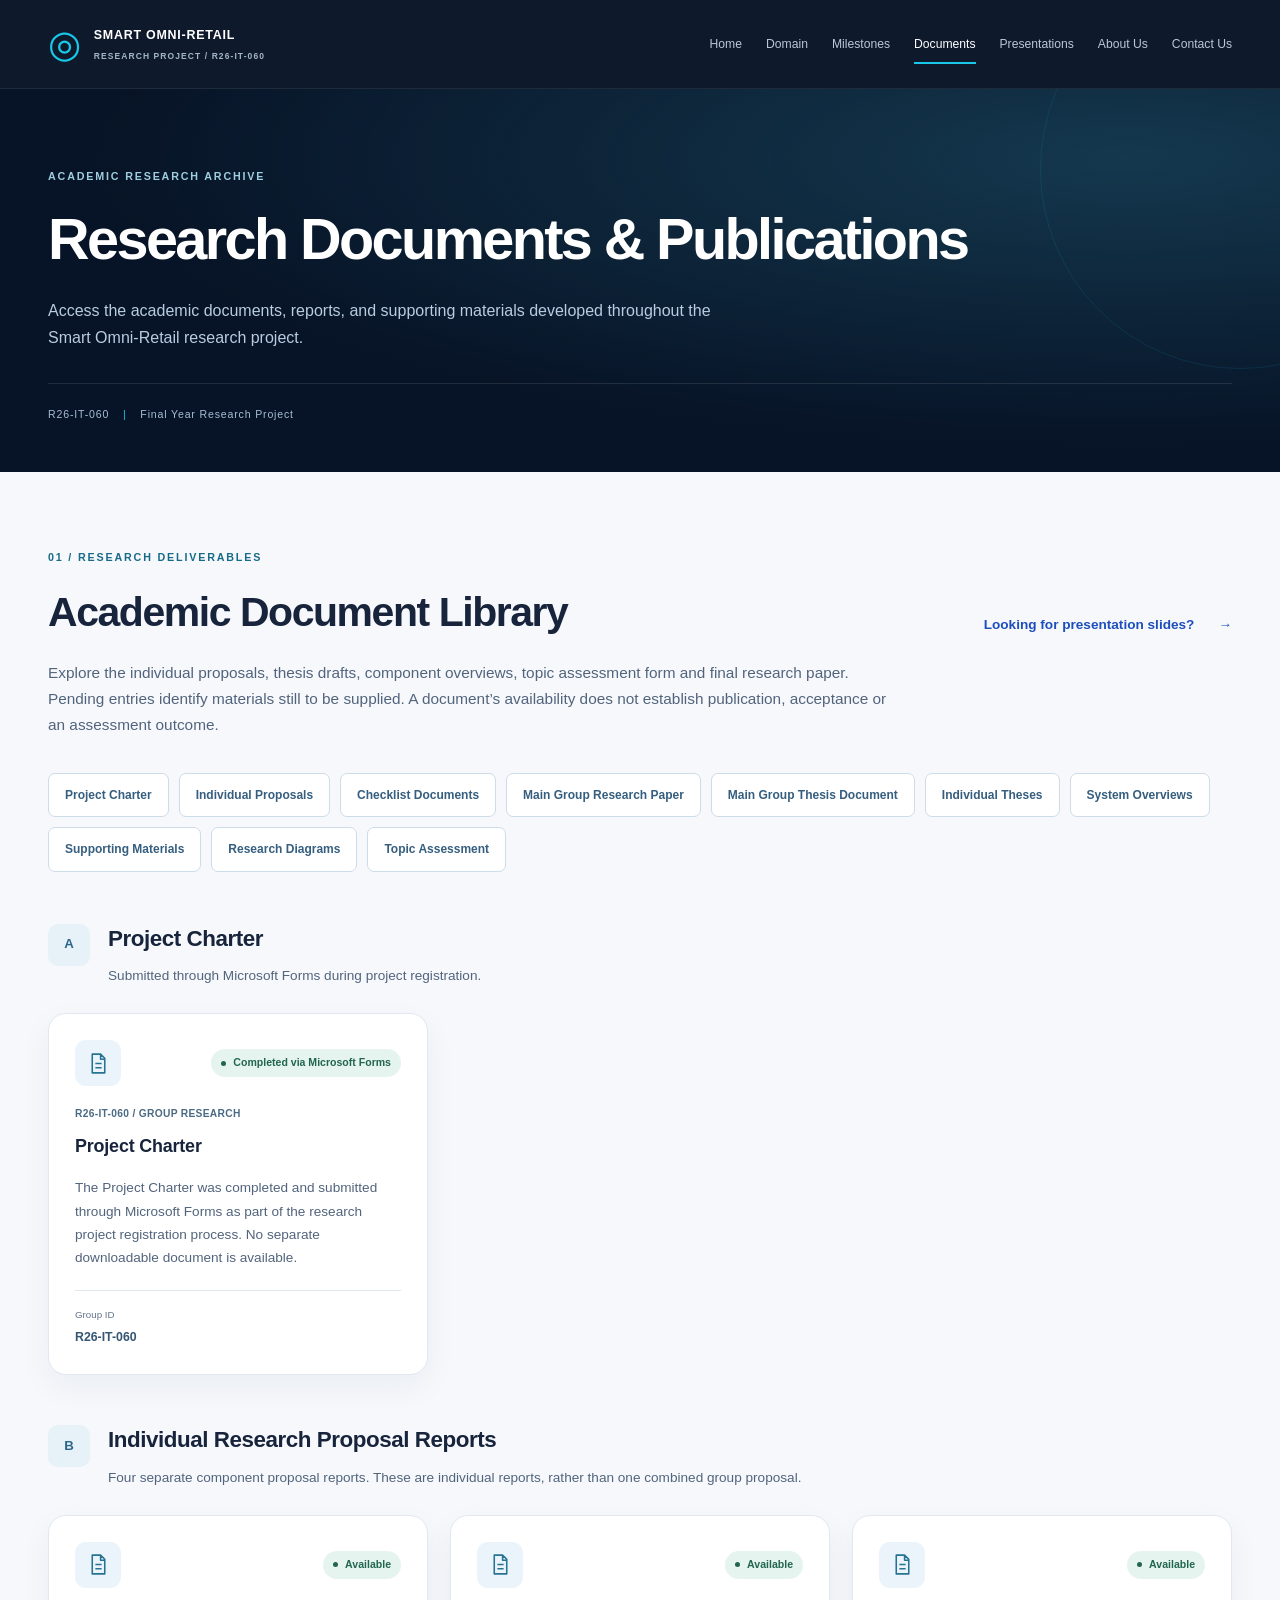
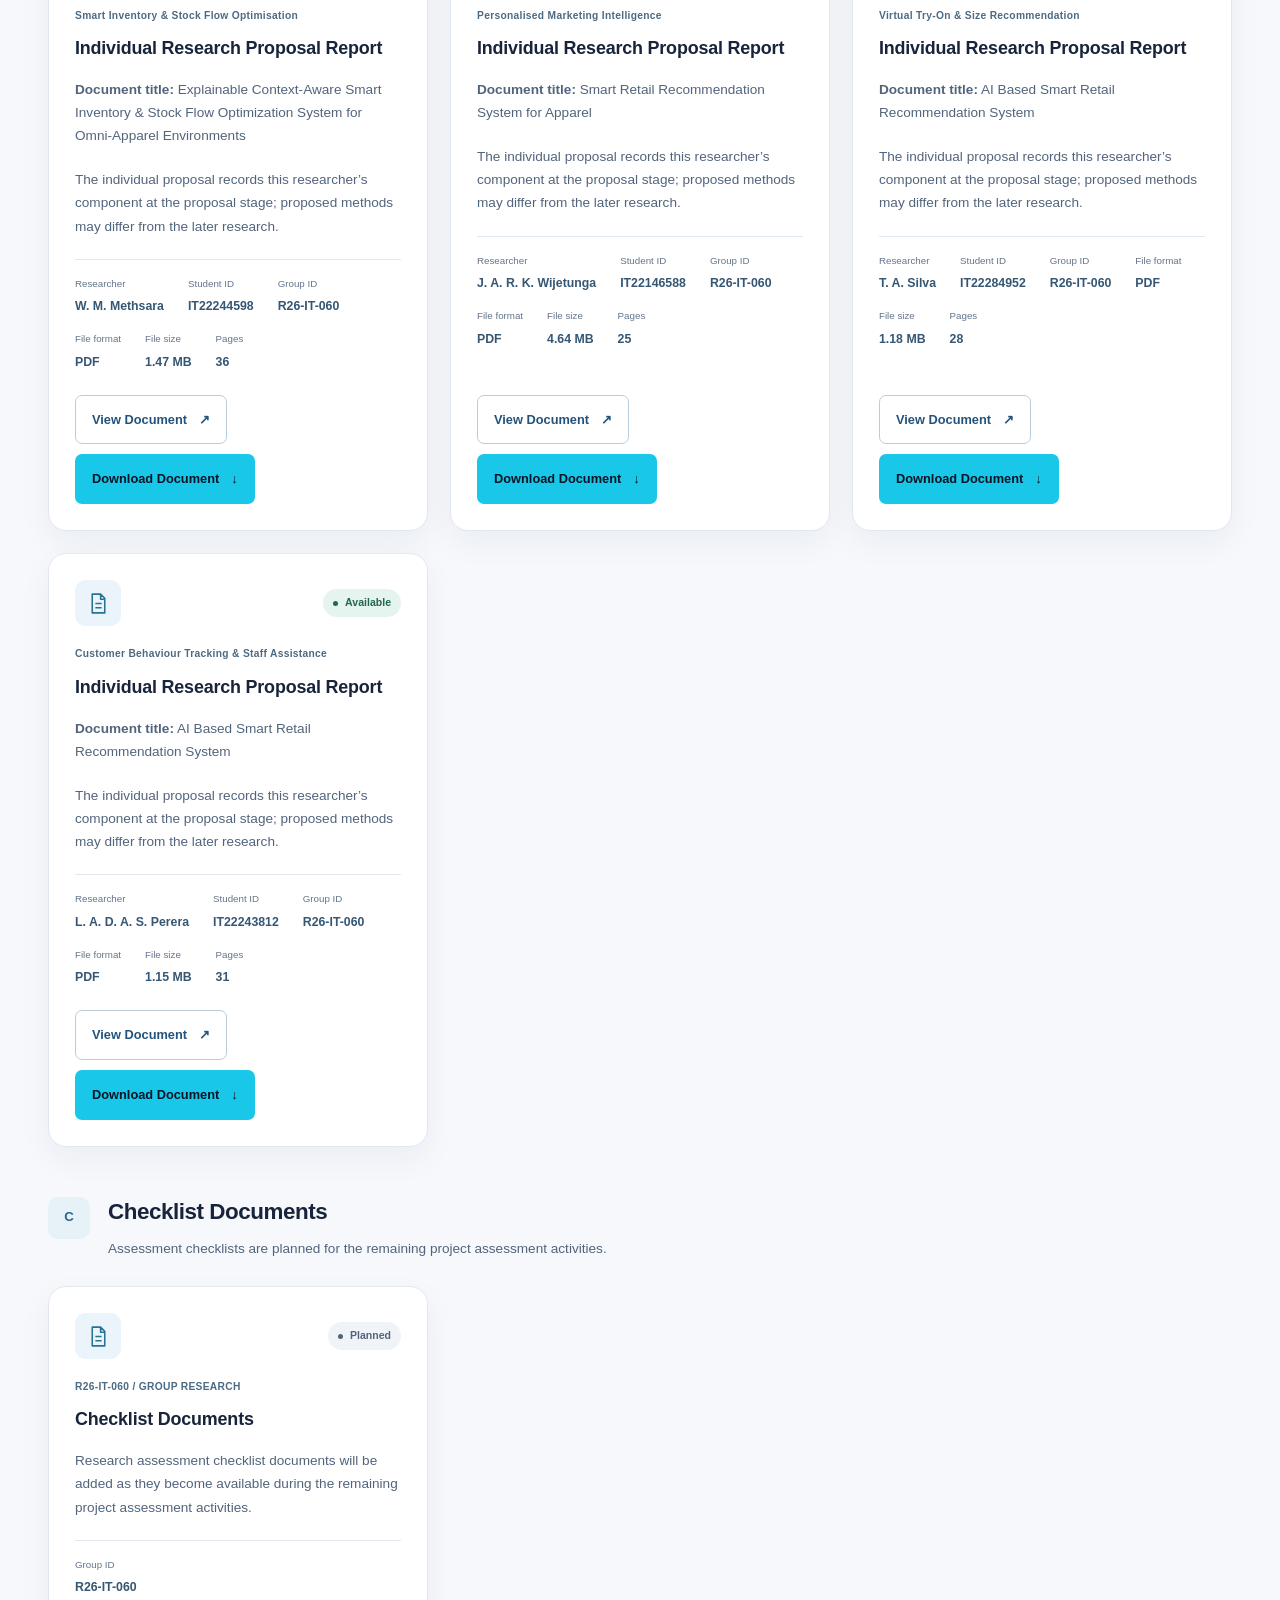
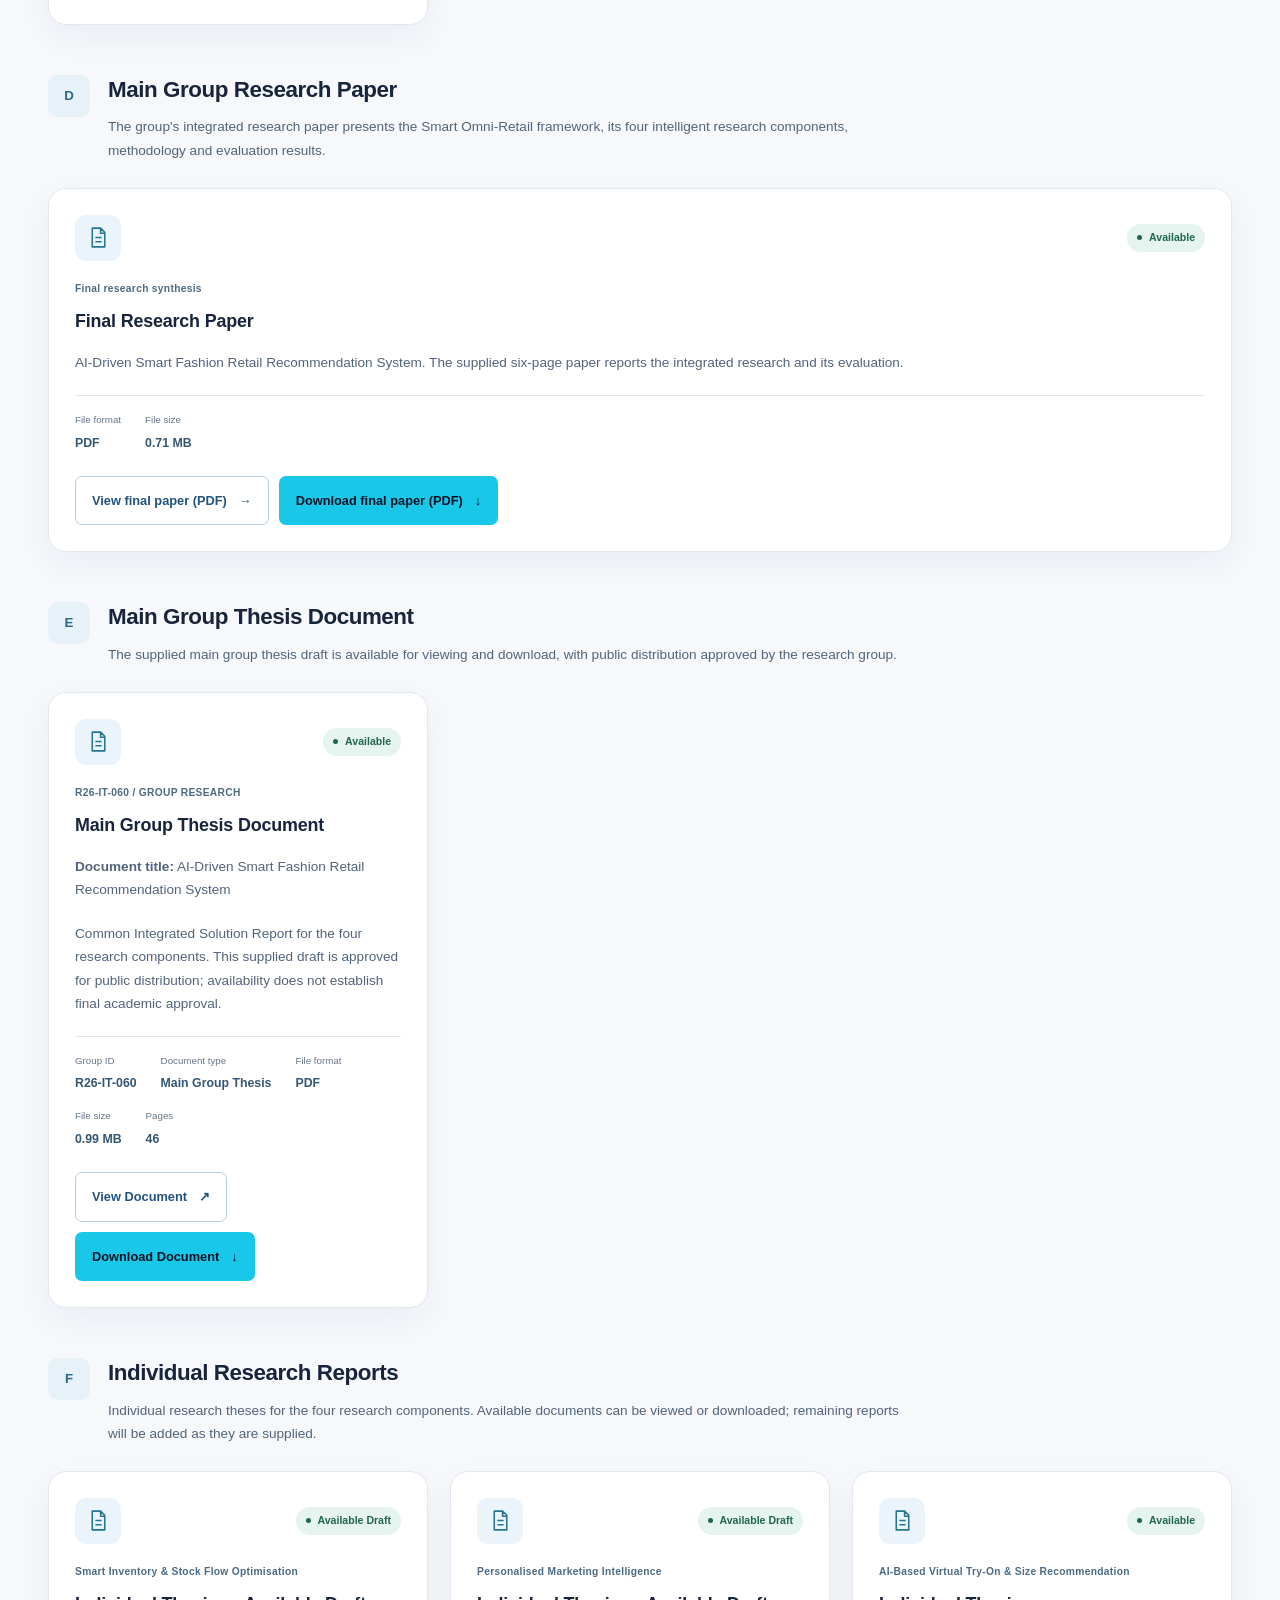
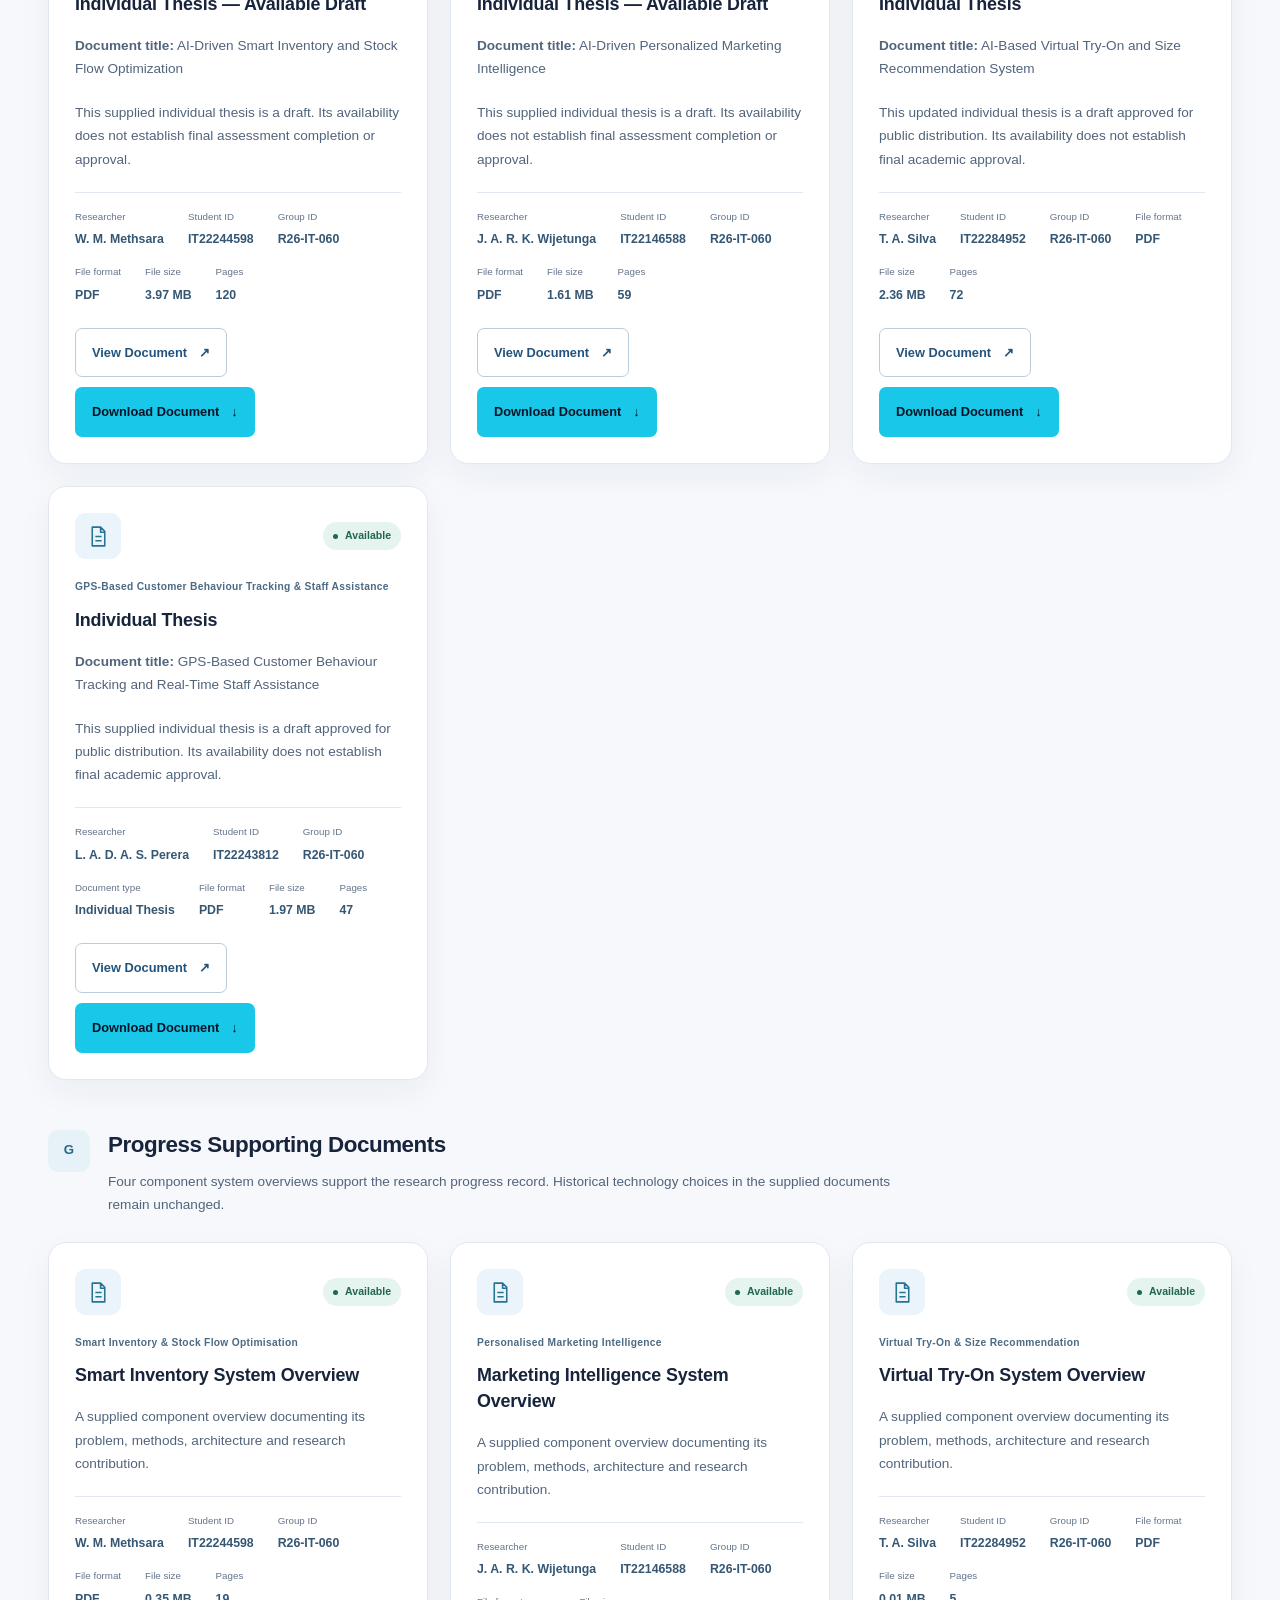
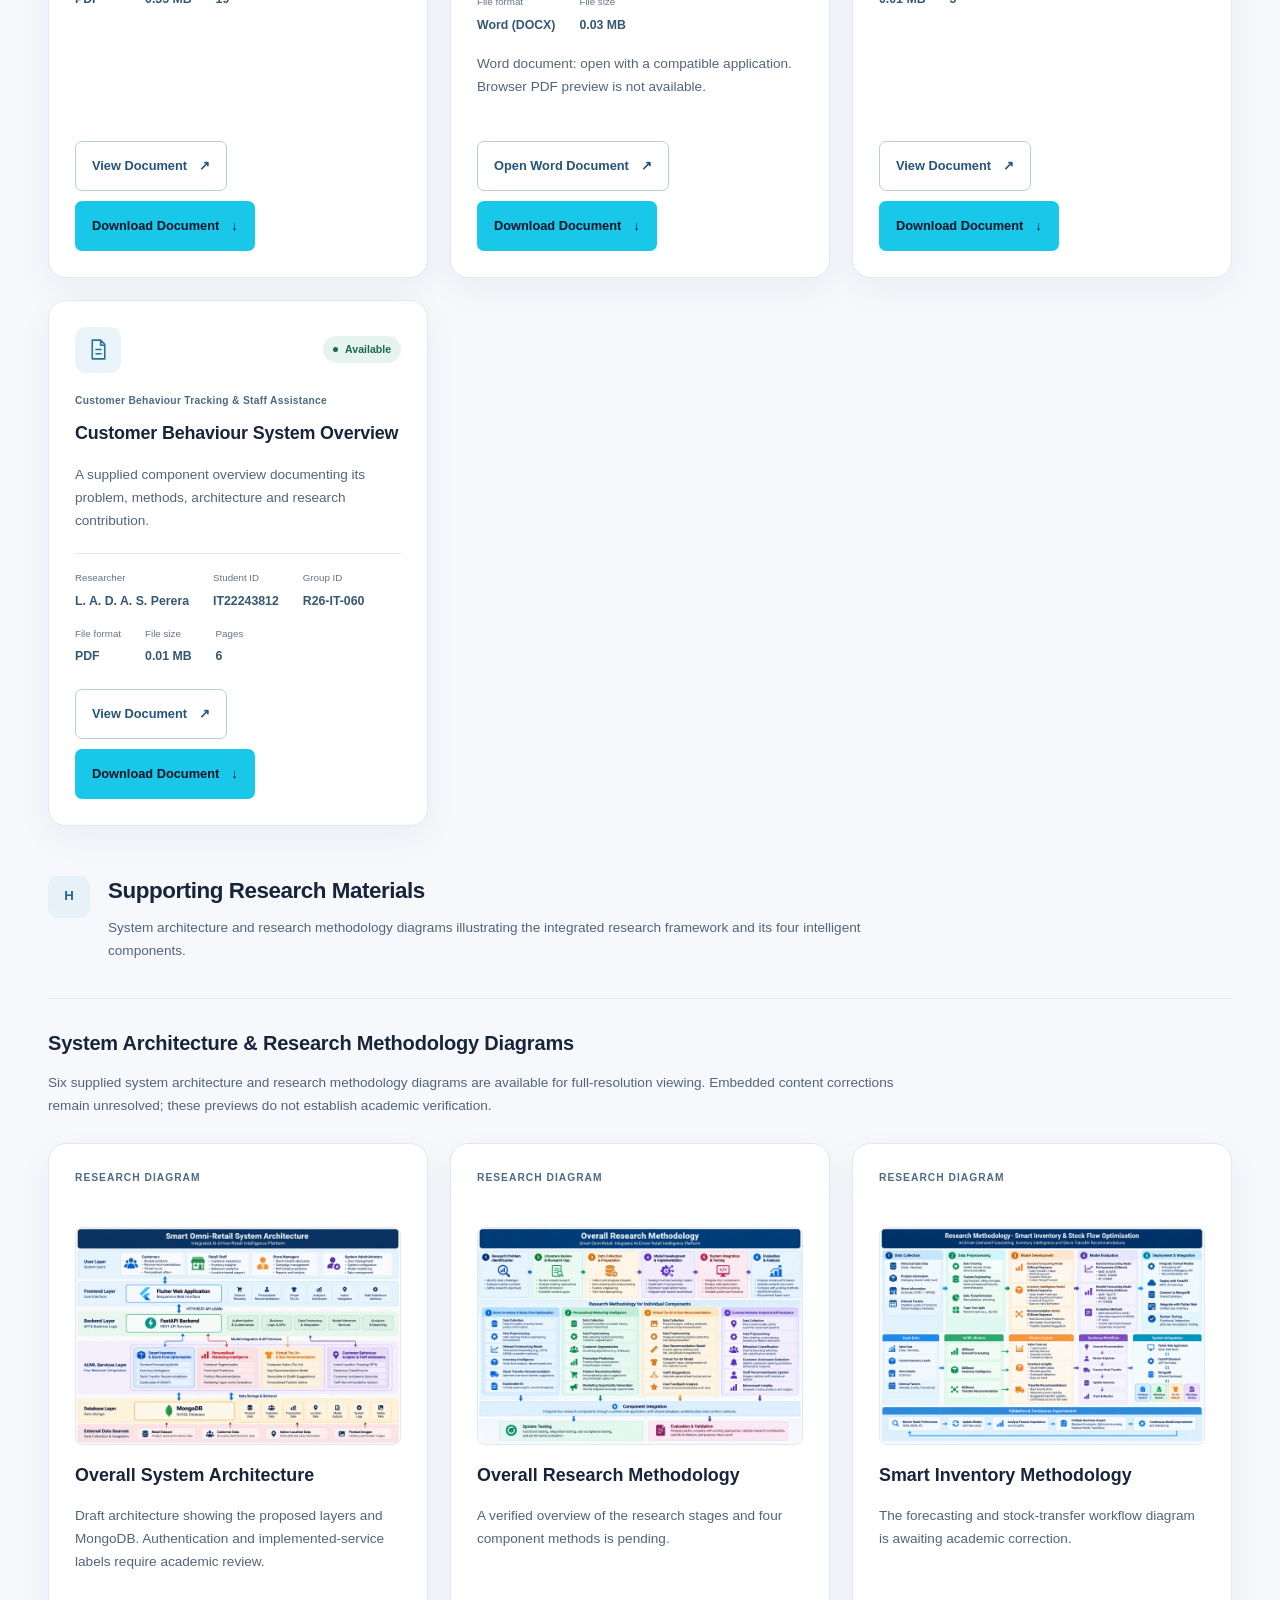
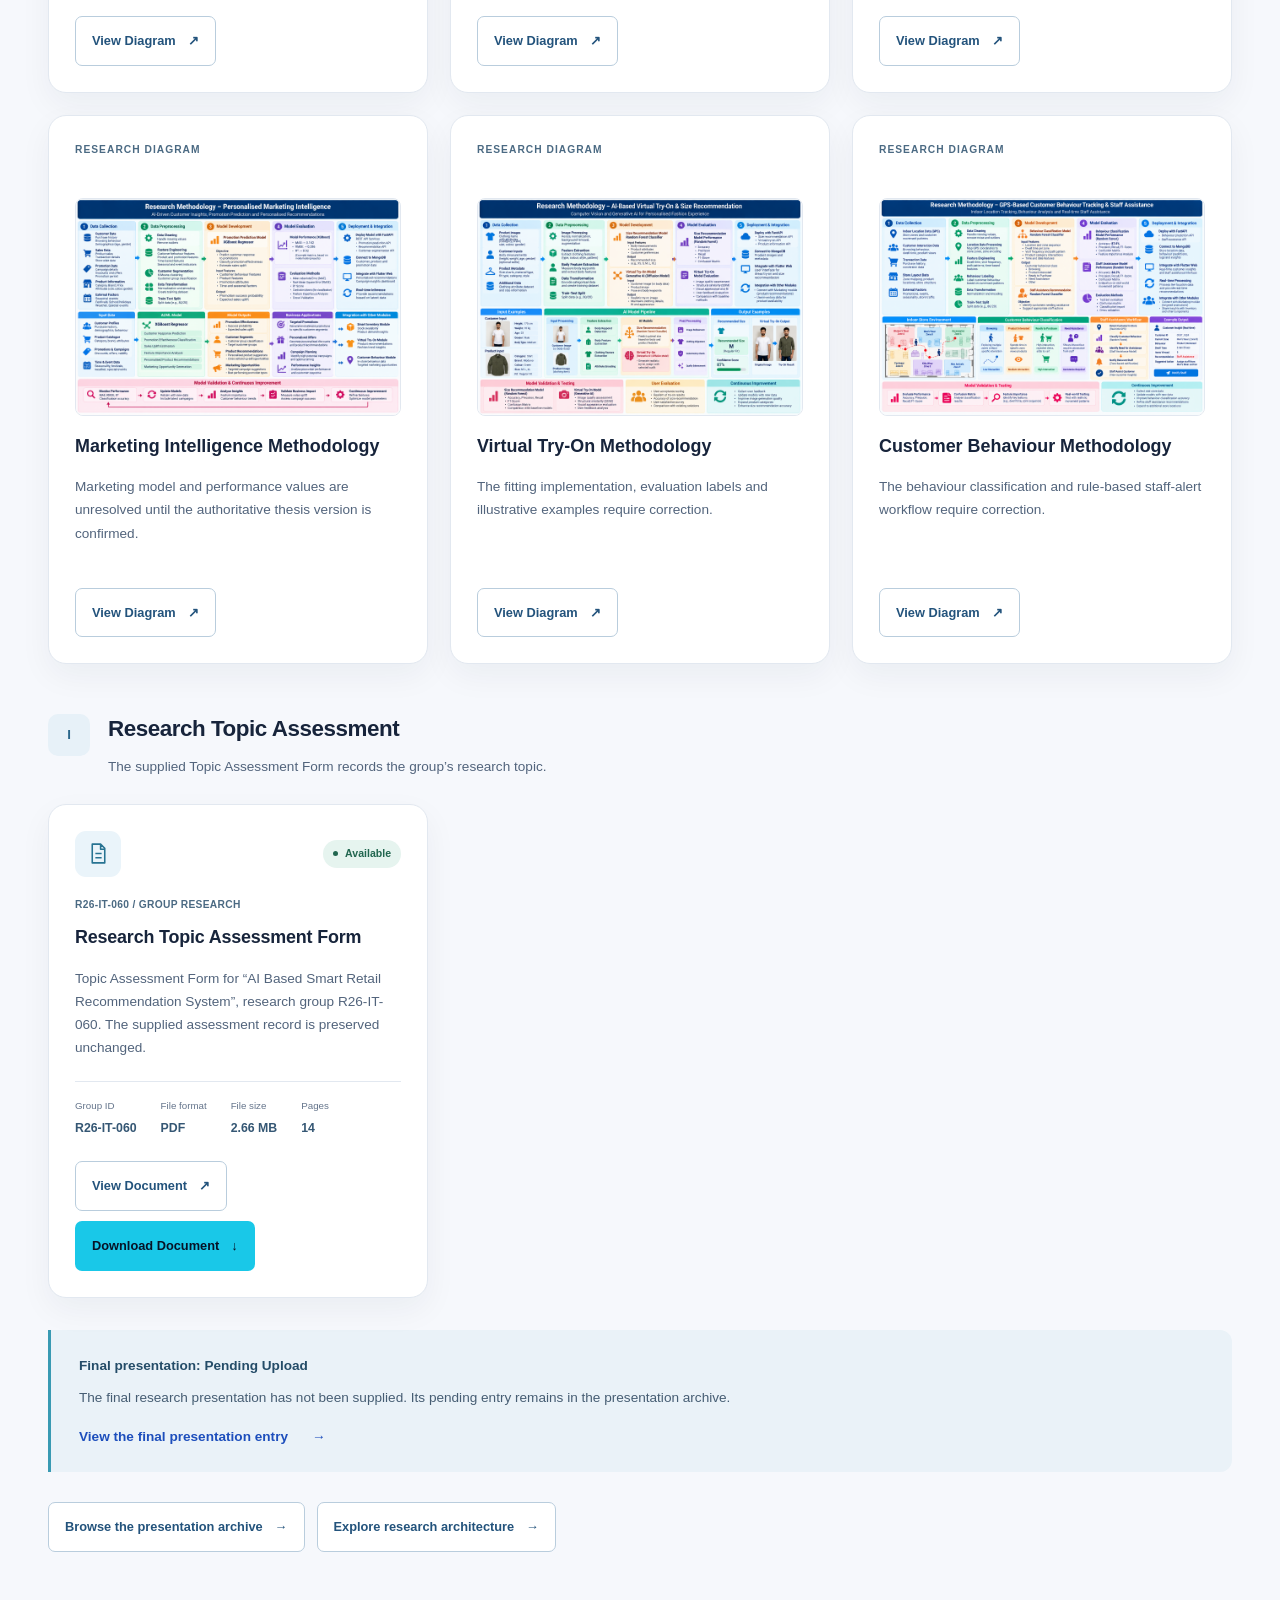
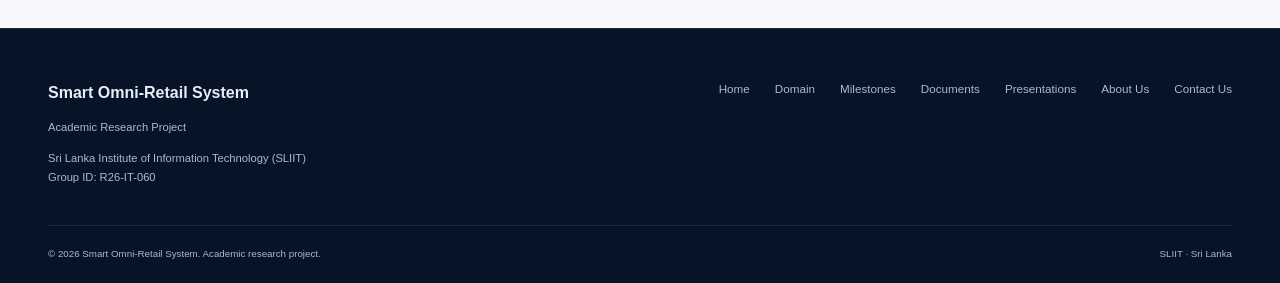
<file: documents.html>
<!DOCTYPE html>
<html lang="en"><head><meta charset="utf-8"><meta name="viewport" content="width=device-width,initial-scale=1"><meta name="description" content="Smart Omni-Retail System: an integrated AI-driven fashion retail research project at SLIIT, group R26-IT-060."><meta name="theme-color" content="#071326"><title>Documents | Smart Omni-Retail Research</title><link rel="stylesheet" href="css/style.css"><link rel="stylesheet" href="css/components.css"><link rel="stylesheet" href="css/responsive.css"></head><body><a class="skip" href="#main">Skip to main content</a><header><div class="container header-inner"><a class="brand" href="index.html"><span class="brand-mark" aria-hidden="true">&#9678;</span><span>SMART OMNI-RETAIL<small>RESEARCH PROJECT / R26-IT-060</small></span></a><nav class="desktop-nav" aria-label="Main navigation"><a href="index.html">Home</a><a href="domain.html">Domain</a><a href="milestones.html">Milestones</a><a href="documents.html" aria-current="page">Documents</a><a href="presentations.html">Presentations</a><a href="about.html">About Us</a><a href="contact.html">Contact Us</a></nav><details class="mobile-nav"><summary>Menu <span aria-hidden="true">&#43;</span></summary><nav aria-label="Mobile navigation"><a href="index.html">Home</a><a href="domain.html">Domain</a><a href="milestones.html">Milestones</a><a href="documents.html" aria-current="page">Documents</a><a href="presentations.html">Presentations</a><a href="about.html">About Us</a><a href="contact.html">Contact Us</a></nav></details></div></header><main id="main" class="archive-page"><section class="archive-hero"><div class="container"><p class="eyebrow">ACADEMIC RESEARCH ARCHIVE</p><h1>Research Documents &amp; Publications</h1><p class="archive-hero-description">Access the academic documents, reports, and supporting materials developed throughout the Smart Omni-Retail research project.</p><div class="archive-hero-meta">R26-IT-060 <span aria-hidden="true">|</span> Final Year Research Project</div></div></section><section class="section"><div class="container"><div class="archive-section-heading"><div><p class="eyebrow">01 / RESEARCH DELIVERABLES</p><h2>Academic Document Library</h2></div><a class="text-link" href="presentations.html">Looking for presentation slides? <span aria-hidden="true">&#8594;</span></a></div><p class="archive-lead">Explore the individual proposals, thesis drafts, component overviews, topic assessment form and final research paper. Pending entries identify materials still to be supplied. A document’s availability does not establish publication, acceptance or an assessment outcome.</p><nav class="archive-jump-links" aria-label="Document categories"><a href="#initiation">Project Charter</a><a href="#proposal-documents">Individual Proposals</a><a href="#checklist-documents">Checklist Documents</a><a href="#final-documents">Main Group Research Paper</a><a href="#group-report">Main Group Thesis Document</a><a href="#individual-reports">Individual Theses</a><a href="#progress-documents">System Overviews</a><a href="#supporting-materials">Supporting Materials</a><a href="#research-diagrams">Research Diagrams</a><a href="#topic-assessment">Topic Assessment</a></nav><section class="document-category" id="initiation" aria-labelledby="heading-initiation"><div class="category-heading"><span class="category-letter" aria-hidden="true">A</span><div><h3 id="heading-initiation">Project Charter</h3><p>Submitted through Microsoft Forms during project registration.</p></div></div><div class="document-grid"><article class="document-card"><div class="archive-card-top"><span class="file-icon"><svg viewBox="0 0 24 24" fill="none" stroke="currentColor" stroke-width="1.5" stroke-linejoin="round" aria-hidden="true"><path d="M6 3h8l4 4v14H6Z M14 3v5h4 M9 12h6 M9 16h6"></path></svg></span><span class="availability is-completed">Completed via Microsoft Forms</span></div><small>R26-IT-060 / GROUP RESEARCH</small><h4>Project Charter</h4><p>The Project Charter was completed and submitted through Microsoft Forms as part of the research project registration process. No separate downloadable document is available.</p><dl class="file-meta"><div><dt>Group ID</dt><dd>R26-IT-060</dd></div></dl></article></div></section><section class="document-category" id="proposal-documents" aria-labelledby="heading-proposal-documents"><div class="category-heading"><span class="category-letter" aria-hidden="true">B</span><div><h3 id="heading-proposal-documents">Individual Research Proposal Reports</h3><p>Four separate component proposal reports. These are individual reports, rather than one combined group proposal.</p></div></div><div class="document-grid"><article class="document-card"><div class="archive-card-top"><span class="file-icon"><svg viewBox="0 0 24 24" fill="none" stroke="currentColor" stroke-width="1.5" stroke-linejoin="round" aria-hidden="true"><path d="M6 3h8l4 4v14H6Z M14 3v5h4 M9 12h6 M9 16h6"></path></svg></span><span class="availability is-available">Available</span></div><small>Smart Inventory &amp; Stock Flow Optimisation</small><h4>Individual Research Proposal Report</h4><p class="document-title"><strong>Document title:</strong> Explainable Context-Aware Smart Inventory &amp; Stock Flow Optimization System for Omni-Apparel Environments</p><p>The individual proposal records this researcher’s component at the proposal stage; proposed methods may differ from the later research.</p><dl class="file-meta"><div><dt>Researcher</dt><dd>W. M. Methsara</dd></div><div><dt>Student ID</dt><dd>IT22244598</dd></div><div><dt>Group ID</dt><dd>R26-IT-060</dd></div><div><dt>File format</dt><dd>PDF</dd></div><div><dt>File size</dt><dd>1.47 MB</dd></div><div><dt>Pages</dt><dd>36</dd></div></dl><div class="archive-actions"><a class="button archive-outline" href="documents/proposal-reports/IT22244598%20-%20Proposal%20Report%20.pdf" target="_blank" rel="noopener noreferrer" aria-label="View Document: Individual Research Proposal Report — W. M. Methsara (PDF, opens in a new tab)">View Document <span aria-hidden="true">&#8599;</span></a><a class="button primary" href="documents/proposal-reports/IT22244598%20-%20Proposal%20Report%20.pdf" download aria-label="Download Individual Research Proposal Report — W. M. Methsara (PDF)">Download Document <span aria-hidden="true">&#8595;</span></a></div></article><article class="document-card"><div class="archive-card-top"><span class="file-icon"><svg viewBox="0 0 24 24" fill="none" stroke="currentColor" stroke-width="1.5" stroke-linejoin="round" aria-hidden="true"><path d="M6 3h8l4 4v14H6Z M14 3v5h4 M9 12h6 M9 16h6"></path></svg></span><span class="availability is-available">Available</span></div><small>Personalised Marketing Intelligence</small><h4>Individual Research Proposal Report</h4><p class="document-title"><strong>Document title:</strong> Smart Retail Recommendation System for Apparel</p><p>The individual proposal records this researcher’s component at the proposal stage; proposed methods may differ from the later research.</p><dl class="file-meta"><div><dt>Researcher</dt><dd>J. A. R. K. Wijetunga</dd></div><div><dt>Student ID</dt><dd>IT22146588</dd></div><div><dt>Group ID</dt><dd>R26-IT-060</dd></div><div><dt>File format</dt><dd>PDF</dd></div><div><dt>File size</dt><dd>4.64 MB</dd></div><div><dt>Pages</dt><dd>25</dd></div></dl><div class="archive-actions"><a class="button archive-outline" href="documents/proposal-reports/IT22146588%20-%20Proposal%20Report.pdf" target="_blank" rel="noopener noreferrer" aria-label="View Document: Individual Research Proposal Report — J. A. R. K. Wijetunga (PDF, opens in a new tab)">View Document <span aria-hidden="true">&#8599;</span></a><a class="button primary" href="documents/proposal-reports/IT22146588%20-%20Proposal%20Report.pdf" download aria-label="Download Individual Research Proposal Report — J. A. R. K. Wijetunga (PDF)">Download Document <span aria-hidden="true">&#8595;</span></a></div></article><article class="document-card"><div class="archive-card-top"><span class="file-icon"><svg viewBox="0 0 24 24" fill="none" stroke="currentColor" stroke-width="1.5" stroke-linejoin="round" aria-hidden="true"><path d="M6 3h8l4 4v14H6Z M14 3v5h4 M9 12h6 M9 16h6"></path></svg></span><span class="availability is-available">Available</span></div><small>Virtual Try-On &amp; Size Recommendation</small><h4>Individual Research Proposal Report</h4><p class="document-title"><strong>Document title:</strong> AI Based Smart Retail Recommendation System</p><p>The individual proposal records this researcher’s component at the proposal stage; proposed methods may differ from the later research.</p><dl class="file-meta"><div><dt>Researcher</dt><dd>T. A. Silva</dd></div><div><dt>Student ID</dt><dd>IT22284952</dd></div><div><dt>Group ID</dt><dd>R26-IT-060</dd></div><div><dt>File format</dt><dd>PDF</dd></div><div><dt>File size</dt><dd>1.18 MB</dd></div><div><dt>Pages</dt><dd>28</dd></div></dl><div class="archive-actions"><a class="button archive-outline" href="documents/proposal-reports/IT22284952_Proposal_Report.pdf" target="_blank" rel="noopener noreferrer" aria-label="View Document: Individual Research Proposal Report — T. A. Silva (PDF, opens in a new tab)">View Document <span aria-hidden="true">&#8599;</span></a><a class="button primary" href="documents/proposal-reports/IT22284952_Proposal_Report.pdf" download aria-label="Download Individual Research Proposal Report — T. A. Silva (PDF)">Download Document <span aria-hidden="true">&#8595;</span></a></div></article><article class="document-card"><div class="archive-card-top"><span class="file-icon"><svg viewBox="0 0 24 24" fill="none" stroke="currentColor" stroke-width="1.5" stroke-linejoin="round" aria-hidden="true"><path d="M6 3h8l4 4v14H6Z M14 3v5h4 M9 12h6 M9 16h6"></path></svg></span><span class="availability is-available">Available</span></div><small>Customer Behaviour Tracking &amp; Staff Assistance</small><h4>Individual Research Proposal Report</h4><p class="document-title"><strong>Document title:</strong> AI Based Smart Retail Recommendation System</p><p>The individual proposal records this researcher’s component at the proposal stage; proposed methods may differ from the later research.</p><dl class="file-meta"><div><dt>Researcher</dt><dd>L. A. D. A. S. Perera</dd></div><div><dt>Student ID</dt><dd>IT22243812</dd></div><div><dt>Group ID</dt><dd>R26-IT-060</dd></div><div><dt>File format</dt><dd>PDF</dd></div><div><dt>File size</dt><dd>1.15 MB</dd></div><div><dt>Pages</dt><dd>31</dd></div></dl><div class="archive-actions"><a class="button archive-outline" href="documents/proposal-reports/IT22243812_Proposal_Report.pdf" target="_blank" rel="noopener noreferrer" aria-label="View Document: Individual Research Proposal Report — L. A. D. A. S. Perera (PDF, opens in a new tab)">View Document <span aria-hidden="true">&#8599;</span></a><a class="button primary" href="documents/proposal-reports/IT22243812_Proposal_Report.pdf" download aria-label="Download Individual Research Proposal Report — L. A. D. A. S. Perera (PDF)">Download Document <span aria-hidden="true">&#8595;</span></a></div></article></div></section><section class="document-category" id="checklist-documents" aria-labelledby="heading-checklist-documents"><div class="category-heading"><span class="category-letter" aria-hidden="true">C</span><div><h3 id="heading-checklist-documents">Checklist Documents</h3><p>Assessment checklists are planned for the remaining project assessment activities.</p></div></div><div class="document-grid"><article class="document-card"><div class="archive-card-top"><span class="file-icon"><svg viewBox="0 0 24 24" fill="none" stroke="currentColor" stroke-width="1.5" stroke-linejoin="round" aria-hidden="true"><path d="M6 3h8l4 4v14H6Z M14 3v5h4 M9 12h6 M9 16h6"></path></svg></span><span class="availability is-planned">Planned</span></div><small>R26-IT-060 / GROUP RESEARCH</small><h4>Checklist Documents</h4><p>Research assessment checklist documents will be added as they become available during the remaining project assessment activities.</p><dl class="file-meta"><div><dt>Group ID</dt><dd>R26-IT-060</dd></div></dl></article></div></section><section class="document-category" id="final-documents" aria-labelledby="heading-final-documents"><div class="category-heading"><span class="category-letter" aria-hidden="true">D</span><div><h3 id="heading-final-documents">Main Group Research Paper</h3><p>The group's integrated research paper presents the Smart Omni-Retail framework, its four intelligent research components, methodology and evaluation results.</p></div></div><div class="document-grid"><article class="document-card"><div class="archive-card-top"><span class="file-icon"><svg viewBox="0 0 24 24" fill="none" stroke="currentColor" stroke-width="1.5" stroke-linejoin="round" aria-hidden="true"><path d="M6 3h8l4 4v14H6Z M14 3v5h4 M9 12h6 M9 16h6"/></svg></span><span class="availability is-available">Available</span></div><small>Final research synthesis</small><h4>Final Research Paper</h4><p>AI-Driven Smart Fashion Retail Recommendation System. The supplied six-page paper reports the integrated research and its evaluation.</p><dl class="file-meta"><div><dt>File format</dt><dd>PDF</dd></div><div><dt>File size</dt><dd>0.71 MB</dd></div></dl><div class="archive-actions"><a class="button archive-outline" href="documents/research-pdfs/An%20AI%20Driven%20Smart%20Retail%20Recommendation%20System.pdf">View final paper (PDF) <span aria-hidden="true">&#8594;</span></a><a class="button primary" href="documents/research-pdfs/An%20AI%20Driven%20Smart%20Retail%20Recommendation%20System.pdf" download>Download final paper (PDF) <span aria-hidden="true">&#8595;</span></a></div></article></div></section><section class="document-category" id="group-report" aria-labelledby="heading-group-report"><div class="category-heading"><span class="category-letter" aria-hidden="true">E</span><div><h3 id="heading-group-report">Main Group Thesis Document</h3><p>The supplied main group thesis draft is available for viewing and download, with public distribution approved by the research group.</p></div></div><div class="document-grid"><article class="document-card"><div class="archive-card-top"><span class="file-icon"><svg viewBox="0 0 24 24" fill="none" stroke="currentColor" stroke-width="1.5" stroke-linejoin="round" aria-hidden="true"><path d="M6 3h8l4 4v14H6Z M14 3v5h4 M9 12h6 M9 16h6"></path></svg></span><span class="availability is-available">Available</span></div><small>R26-IT-060 / GROUP RESEARCH</small><h4>Main Group Thesis Document</h4><p class="document-title"><strong>Document title:</strong> AI-Driven Smart Fashion Retail Recommendation System</p><p>Common Integrated Solution Report for the four research components. This supplied draft is approved for public distribution; availability does not establish final academic approval.</p><dl class="file-meta"><div><dt>Group ID</dt><dd>R26-IT-060</dd></div><div><dt>Document type</dt><dd>Main Group Thesis</dd></div><div><dt>File format</dt><dd>PDF</dd></div><div><dt>File size</dt><dd>0.99 MB</dd></div><div><dt>Pages</dt><dd>46</dd></div></dl><div class="archive-actions"><a class="button archive-outline" href="documents/group-thesis/R26-IT-060_DRAFT.pdf" target="_blank" rel="noopener noreferrer" aria-label="View Document: Main Group Thesis (PDF draft, opens in a new tab)">View Document <span aria-hidden="true">&#8599;</span></a><a class="button primary" href="documents/group-thesis/R26-IT-060_DRAFT.pdf" download aria-label="Download Main Group Thesis (PDF draft)">Download Document <span aria-hidden="true">&#8595;</span></a></div></article></div></section><section class="document-category" id="individual-reports" aria-labelledby="heading-individual-reports"><div class="category-heading"><span class="category-letter" aria-hidden="true">F</span><div><h3 id="heading-individual-reports">Individual Research Reports</h3><p>Individual research theses for the four research components. Available documents can be viewed or downloaded; remaining reports will be added as they are supplied.</p></div></div><div class="document-grid"><article class="document-card"><div class="archive-card-top"><span class="file-icon"><svg viewBox="0 0 24 24" fill="none" stroke="currentColor" stroke-width="1.5" stroke-linejoin="round" aria-hidden="true"><path d="M6 3h8l4 4v14H6Z M14 3v5h4 M9 12h6 M9 16h6"></path></svg></span><span class="availability is-available">Available Draft</span></div><small>Smart Inventory &amp; Stock Flow Optimisation</small><h4>Individual Thesis — Available Draft</h4><p class="document-title"><strong>Document title:</strong> AI-Driven Smart Inventory and Stock Flow Optimization</p><p>This supplied individual thesis is a draft. Its availability does not establish final assessment completion or approval.</p><dl class="file-meta"><div><dt>Researcher</dt><dd>W. M. Methsara</dd></div><div><dt>Student ID</dt><dd>IT22244598</dd></div><div><dt>Group ID</dt><dd>R26-IT-060</dd></div><div><dt>File format</dt><dd>PDF</dd></div><div><dt>File size</dt><dd>3.97 MB</dd></div><div><dt>Pages</dt><dd>120</dd></div></dl><div class="archive-actions"><a class="button archive-outline" href="documents/individual-theses/IT22244598_DRAFT.pdf" target="_blank" rel="noopener noreferrer" aria-label="View Document: Individual Thesis — Available Draft — W. M. Methsara (PDF, opens in a new tab)">View Document <span aria-hidden="true">&#8599;</span></a><a class="button primary" href="documents/individual-theses/IT22244598_DRAFT.pdf" download aria-label="Download Individual Thesis — Available Draft — W. M. Methsara (PDF)">Download Document <span aria-hidden="true">&#8595;</span></a></div></article><article class="document-card"><div class="archive-card-top"><span class="file-icon"><svg viewBox="0 0 24 24" fill="none" stroke="currentColor" stroke-width="1.5" stroke-linejoin="round" aria-hidden="true"><path d="M6 3h8l4 4v14H6Z M14 3v5h4 M9 12h6 M9 16h6"></path></svg></span><span class="availability is-available">Available Draft</span></div><small>Personalised Marketing Intelligence</small><h4>Individual Thesis — Available Draft</h4><p class="document-title"><strong>Document title:</strong> AI-Driven Personalized Marketing Intelligence</p><p>This supplied individual thesis is a draft. Its availability does not establish final assessment completion or approval.</p><dl class="file-meta"><div><dt>Researcher</dt><dd>J. A. R. K. Wijetunga</dd></div><div><dt>Student ID</dt><dd>IT22146588</dd></div><div><dt>Group ID</dt><dd>R26-IT-060</dd></div><div><dt>File format</dt><dd>PDF</dd></div><div><dt>File size</dt><dd>1.61 MB</dd></div><div><dt>Pages</dt><dd>59</dd></div></dl><div class="archive-actions"><a class="button archive-outline" href="documents/individual-theses/IT22146588_DRAFT.pdf" target="_blank" rel="noopener noreferrer" aria-label="View Document: Individual Thesis — Available Draft — J. A. R. K. Wijetunga (PDF, opens in a new tab)">View Document <span aria-hidden="true">&#8599;</span></a><a class="button primary" href="documents/individual-theses/IT22146588_DRAFT.pdf" download aria-label="Download Individual Thesis — Available Draft — J. A. R. K. Wijetunga (PDF)">Download Document <span aria-hidden="true">&#8595;</span></a></div></article><article class="document-card"><div class="archive-card-top"><span class="file-icon"><svg viewBox="0 0 24 24" fill="none" stroke="currentColor" stroke-width="1.5" stroke-linejoin="round" aria-hidden="true"><path d="M6 3h8l4 4v14H6Z M14 3v5h4 M9 12h6 M9 16h6"></path></svg></span><span class="availability is-available">Available</span></div><small>AI-Based Virtual Try-On &amp; Size Recommendation</small><h4>Individual Thesis</h4><p class="document-title"><strong>Document title:</strong> AI-Based Virtual Try-On and Size Recommendation System</p><p>This updated individual thesis is a draft approved for public distribution. Its availability does not establish final academic approval.</p><dl class="file-meta"><div><dt>Researcher</dt><dd>T. A. Silva</dd></div><div><dt>Student ID</dt><dd>IT22284952</dd></div><div><dt>Group ID</dt><dd>R26-IT-060</dd></div><div><dt>File format</dt><dd>PDF</dd></div><div><dt>File size</dt><dd>2.36 MB</dd></div><div><dt>Pages</dt><dd>72</dd></div></dl><div class="archive-actions"><a class="button archive-outline" href="documents/individual-theses/IT22284952_DRAFT.pdf" target="_blank" rel="noopener noreferrer" aria-label="View Document: Individual Thesis - T. A. Silva (PDF draft, opens in a new tab)">View Document <span aria-hidden="true">&#8599;</span></a><a class="button primary" href="documents/individual-theses/IT22284952_DRAFT.pdf" download aria-label="Download Individual Thesis - T. A. Silva (PDF draft)">Download Document <span aria-hidden="true">&#8595;</span></a></div></article><article class="document-card"><div class="archive-card-top"><span class="file-icon"><svg viewBox="0 0 24 24" fill="none" stroke="currentColor" stroke-width="1.5" stroke-linejoin="round" aria-hidden="true"><path d="M6 3h8l4 4v14H6Z M14 3v5h4 M9 12h6 M9 16h6"></path></svg></span><span class="availability is-available">Available</span></div><small>GPS-Based Customer Behaviour Tracking &amp; Staff Assistance</small><h4>Individual Thesis</h4><p class="document-title"><strong>Document title:</strong> GPS-Based Customer Behaviour Tracking and Real-Time Staff Assistance</p><p>This supplied individual thesis is a draft approved for public distribution. Its availability does not establish final academic approval.</p><dl class="file-meta"><div><dt>Researcher</dt><dd>L. A. D. A. S. Perera</dd></div><div><dt>Student ID</dt><dd>IT22243812</dd></div><div><dt>Group ID</dt><dd>R26-IT-060</dd></div><div><dt>Document type</dt><dd>Individual Thesis</dd></div><div><dt>File format</dt><dd>PDF</dd></div><div><dt>File size</dt><dd>1.97 MB</dd></div><div><dt>Pages</dt><dd>47</dd></div></dl><div class="archive-actions"><a class="button archive-outline" href="documents/individual-theses/IT22243812_DRAFT.pdf" target="_blank" rel="noopener noreferrer" aria-label="View Document: Individual Thesis - L. A. D. A. S. Perera (PDF draft, opens in a new tab)">View Document <span aria-hidden="true">&#8599;</span></a><a class="button primary" href="documents/individual-theses/IT22243812_DRAFT.pdf" download aria-label="Download Individual Thesis - L. A. D. A. S. Perera (PDF draft)">Download Document <span aria-hidden="true">&#8595;</span></a></div></article></div></section><section class="document-category" id="progress-documents" aria-labelledby="heading-progress-documents"><div class="category-heading"><span class="category-letter" aria-hidden="true">G</span><div><h3 id="heading-progress-documents">Progress Supporting Documents</h3><p>Four component system overviews support the research progress record. Historical technology choices in the supplied documents remain unchanged.</p></div></div><div class="document-grid"><article class="document-card"><div class="archive-card-top"><span class="file-icon"><svg viewBox="0 0 24 24" fill="none" stroke="currentColor" stroke-width="1.5" stroke-linejoin="round" aria-hidden="true"><path d="M6 3h8l4 4v14H6Z M14 3v5h4 M9 12h6 M9 16h6"></path></svg></span><span class="availability is-available">Available</span></div><small>Smart Inventory &amp; Stock Flow Optimisation</small><h4>Smart Inventory System Overview</h4><p>A supplied component overview documenting its problem, methods, architecture and research contribution.</p><dl class="file-meta"><div><dt>Researcher</dt><dd>W. M. Methsara</dd></div><div><dt>Student ID</dt><dd>IT22244598</dd></div><div><dt>Group ID</dt><dd>R26-IT-060</dd></div><div><dt>File format</dt><dd>PDF</dd></div><div><dt>File size</dt><dd>0.35 MB</dd></div><div><dt>Pages</dt><dd>19</dd></div></dl><div class="archive-actions"><a class="button archive-outline" href="documents/system-overviews/System_Overview_IT22244598.pdf" target="_blank" rel="noopener noreferrer" aria-label="View Document: Smart Inventory System Overview — W. M. Methsara (PDF, opens in a new tab)">View Document <span aria-hidden="true">&#8599;</span></a><a class="button primary" href="documents/system-overviews/System_Overview_IT22244598.pdf" download aria-label="Download Smart Inventory System Overview — W. M. Methsara (PDF)">Download Document <span aria-hidden="true">&#8595;</span></a></div></article><article class="document-card"><div class="archive-card-top"><span class="file-icon"><svg viewBox="0 0 24 24" fill="none" stroke="currentColor" stroke-width="1.5" stroke-linejoin="round" aria-hidden="true"><path d="M6 3h8l4 4v14H6Z M14 3v5h4 M9 12h6 M9 16h6"></path></svg></span><span class="availability is-available">Available</span></div><small>Personalised Marketing Intelligence</small><h4>Marketing Intelligence System Overview</h4><p>A supplied component overview documenting its problem, methods, architecture and research contribution.</p><dl class="file-meta"><div><dt>Researcher</dt><dd>J. A. R. K. Wijetunga</dd></div><div><dt>Student ID</dt><dd>IT22146588</dd></div><div><dt>Group ID</dt><dd>R26-IT-060</dd></div><div><dt>File format</dt><dd>Word (DOCX)</dd></div><div><dt>File size</dt><dd>0.03 MB</dd></div></dl><p class="document-format-note">Word document: open with a compatible application. Browser PDF preview is not available.</p><div class="archive-actions"><a class="button archive-outline" href="documents/system-overviews/System_Overview_Marketing_Intelligence%20-%20RW.docx" target="_blank" rel="noopener noreferrer" aria-label="Open Word Document: Marketing Intelligence System Overview — J. A. R. K. Wijetunga (DOCX)">Open Word Document <span aria-hidden="true">&#8599;</span></a><a class="button primary" href="documents/system-overviews/System_Overview_Marketing_Intelligence%20-%20RW.docx" download aria-label="Download Marketing Intelligence System Overview — J. A. R. K. Wijetunga (DOCX)">Download Document <span aria-hidden="true">&#8595;</span></a></div></article><article class="document-card"><div class="archive-card-top"><span class="file-icon"><svg viewBox="0 0 24 24" fill="none" stroke="currentColor" stroke-width="1.5" stroke-linejoin="round" aria-hidden="true"><path d="M6 3h8l4 4v14H6Z M14 3v5h4 M9 12h6 M9 16h6"></path></svg></span><span class="availability is-available">Available</span></div><small>Virtual Try-On &amp; Size Recommendation</small><h4>Virtual Try-On System Overview</h4><p>A supplied component overview documenting its problem, methods, architecture and research contribution.</p><dl class="file-meta"><div><dt>Researcher</dt><dd>T. A. Silva</dd></div><div><dt>Student ID</dt><dd>IT22284952</dd></div><div><dt>Group ID</dt><dd>R26-IT-060</dd></div><div><dt>File format</dt><dd>PDF</dd></div><div><dt>File size</dt><dd>0.01 MB</dd></div><div><dt>Pages</dt><dd>5</dd></div></dl><div class="archive-actions"><a class="button archive-outline" href="documents/system-overviews/System_overview-IT22284952.pdf" target="_blank" rel="noopener noreferrer" aria-label="View Document: Virtual Try-On System Overview — T. A. Silva (PDF, opens in a new tab)">View Document <span aria-hidden="true">&#8599;</span></a><a class="button primary" href="documents/system-overviews/System_overview-IT22284952.pdf" download aria-label="Download Virtual Try-On System Overview — T. A. Silva (PDF)">Download Document <span aria-hidden="true">&#8595;</span></a></div></article><article class="document-card"><div class="archive-card-top"><span class="file-icon"><svg viewBox="0 0 24 24" fill="none" stroke="currentColor" stroke-width="1.5" stroke-linejoin="round" aria-hidden="true"><path d="M6 3h8l4 4v14H6Z M14 3v5h4 M9 12h6 M9 16h6"></path></svg></span><span class="availability is-available">Available</span></div><small>Customer Behaviour Tracking &amp; Staff Assistance</small><h4>Customer Behaviour System Overview</h4><p>A supplied component overview documenting its problem, methods, architecture and research contribution.</p><dl class="file-meta"><div><dt>Researcher</dt><dd>L. A. D. A. S. Perera</dd></div><div><dt>Student ID</dt><dd>IT22243812</dd></div><div><dt>Group ID</dt><dd>R26-IT-060</dd></div><div><dt>File format</dt><dd>PDF</dd></div><div><dt>File size</dt><dd>0.01 MB</dd></div><div><dt>Pages</dt><dd>6</dd></div></dl><div class="archive-actions"><a class="button archive-outline" href="documents/system-overviews/System_overview-IT22243812.pdf" target="_blank" rel="noopener noreferrer" aria-label="View Document: Customer Behaviour System Overview — L. A. D. A. S. Perera (PDF, opens in a new tab)">View Document <span aria-hidden="true">&#8599;</span></a><a class="button primary" href="documents/system-overviews/System_overview-IT22243812.pdf" download aria-label="Download Customer Behaviour System Overview — L. A. D. A. S. Perera (PDF)">Download Document <span aria-hidden="true">&#8595;</span></a></div></article></div></section><section class="document-category" id="supporting-materials" aria-labelledby="heading-supporting-materials"><div class="category-heading"><span class="category-letter" aria-hidden="true">H</span><div><h3 id="heading-supporting-materials">Supporting Research Materials</h3><p>System architecture and research methodology diagrams illustrating the integrated research framework and its four intelligent components.</p></div></div><section class="diagram-library" id="research-diagrams" aria-labelledby="heading-research-diagrams"><h4 id="heading-research-diagrams">System Architecture &amp; Research Methodology Diagrams</h4><p class="diagram-library-intro">Six supplied system architecture and research methodology diagrams are available for full-resolution viewing. Embedded content corrections remain unresolved; these previews do not establish academic verification.</p><div class="document-grid"><article class="document-card diagram-card"><div class="archive-card-top"><small>RESEARCH DIAGRAM</small></div><img class="diagram-preview" src="assets/diagrams/Smart%20Omni-Retail%20System%20Architecture%20%281%29.png" width="1536" height="1024" loading="lazy" decoding="async" alt="Draft overall system architecture diagram; embedded services and integrations require academic review."><h5>Overall System Architecture</h5><p>Draft architecture showing the proposed layers and MongoDB. Authentication and implemented-service labels require academic review.</p><div class="archive-actions"><a class="button archive-outline" href="assets/diagrams/Smart%20Omni-Retail%20System%20Architecture%20%281%29.png" target="_blank" rel="noopener noreferrer" aria-label="View full-resolution diagram: Overall System Architecture (PNG, opens in a new tab)">View Diagram <span aria-hidden="true">&#8599;</span></a></div></article><article class="document-card diagram-card"><div class="archive-card-top"><small>RESEARCH DIAGRAM</small></div><img class="diagram-preview" src="assets/diagrams/AI-Driven%20Omni-Retail%20Research%20Workflow.png" width="1536" height="1024" loading="lazy" decoding="async" alt="Draft overall research methodology diagram; embedded methods and results require academic review."><h5>Overall Research Methodology</h5><p>A verified overview of the research stages and four component methods is pending.</p><div class="archive-actions"><a class="button archive-outline" href="assets/diagrams/AI-Driven%20Omni-Retail%20Research%20Workflow.png" target="_blank" rel="noopener noreferrer" aria-label="View full-resolution diagram: Overall Research Methodology (PNG, opens in a new tab)">View Diagram <span aria-hidden="true">&#8599;</span></a></div></article><article class="document-card diagram-card"><div class="archive-card-top"><small>RESEARCH DIAGRAM</small></div><img class="diagram-preview" src="assets/diagrams/Smart%20Inventory%20Optimisation%20Methodology.png" width="1536" height="1024" loading="lazy" decoding="async" alt="Draft smart inventory methodology diagram; embedded methods and results require academic review."><h5>Smart Inventory Methodology</h5><p>The forecasting and stock-transfer workflow diagram is awaiting academic correction.</p><div class="archive-actions"><a class="button archive-outline" href="assets/diagrams/Smart%20Inventory%20Optimisation%20Methodology.png" target="_blank" rel="noopener noreferrer" aria-label="View full-resolution diagram: Smart Inventory Methodology (PNG, opens in a new tab)">View Diagram <span aria-hidden="true">&#8599;</span></a></div></article><article class="document-card diagram-card"><div class="archive-card-top"><small>RESEARCH DIAGRAM</small></div><img class="diagram-preview" src="assets/diagrams/Personalised%20Marketing%20Intelligence%20Flowchart.png" width="1536" height="1024" loading="lazy" decoding="async" alt="Draft marketing intelligence methodology diagram; embedded methods and results require academic review."><h5>Marketing Intelligence Methodology</h5><p>Marketing model and performance values are unresolved until the authoritative thesis version is confirmed.</p><div class="archive-actions"><a class="button archive-outline" href="assets/diagrams/Personalised%20Marketing%20Intelligence%20Flowchart.png" target="_blank" rel="noopener noreferrer" aria-label="View full-resolution diagram: Marketing Intelligence Methodology (PNG, opens in a new tab)">View Diagram <span aria-hidden="true">&#8599;</span></a></div></article><article class="document-card diagram-card"><div class="archive-card-top"><small>RESEARCH DIAGRAM</small></div><img class="diagram-preview" src="assets/diagrams/AI%20Fashion%20Try-On%20Methodology%20Infographic.png" width="1536" height="1024" loading="lazy" decoding="async" alt="Draft virtual try-on methodology diagram; embedded methods and results require academic review."><h5>Virtual Try-On Methodology</h5><p>The fitting implementation, evaluation labels and illustrative examples require correction.</p><div class="archive-actions"><a class="button archive-outline" href="assets/diagrams/AI%20Fashion%20Try-On%20Methodology%20Infographic.png" target="_blank" rel="noopener noreferrer" aria-label="View full-resolution diagram: Virtual Try-On Methodology (PNG, opens in a new tab)">View Diagram <span aria-hidden="true">&#8599;</span></a></div></article><article class="document-card diagram-card"><div class="archive-card-top"><small>RESEARCH DIAGRAM</small></div><img class="diagram-preview" src="assets/diagrams/GPS-Based%20Customer%20Behaviour%20Research%20Workflow.png" width="1536" height="1024" loading="lazy" decoding="async" alt="Draft customer behaviour methodology diagram; embedded methods and results require academic review."><h5>Customer Behaviour Methodology</h5><p>The behaviour classification and rule-based staff-alert workflow require correction.</p><div class="archive-actions"><a class="button archive-outline" href="assets/diagrams/GPS-Based%20Customer%20Behaviour%20Research%20Workflow.png" target="_blank" rel="noopener noreferrer" aria-label="View full-resolution diagram: Customer Behaviour Methodology (PNG, opens in a new tab)">View Diagram <span aria-hidden="true">&#8599;</span></a></div></article></div></section></section><section class="document-category" id="topic-assessment" aria-labelledby="heading-topic-assessment"><div class="category-heading"><span class="category-letter" aria-hidden="true">I</span><div><h3 id="heading-topic-assessment">Research Topic Assessment</h3><p>The supplied Topic Assessment Form records the group’s research topic.</p></div></div><div class="document-grid"><article class="document-card"><div class="archive-card-top"><span class="file-icon"><svg viewBox="0 0 24 24" fill="none" stroke="currentColor" stroke-width="1.5" stroke-linejoin="round" aria-hidden="true"><path d="M6 3h8l4 4v14H6Z M14 3v5h4 M9 12h6 M9 16h6"></path></svg></span><span class="availability is-available">Available</span></div><small>R26-IT-060 / GROUP RESEARCH</small><h4>Research Topic Assessment Form</h4><p>Topic Assessment Form for “AI Based Smart Retail Recommendation System”, research group R26-IT-060. The supplied assessment record is preserved unchanged.</p><dl class="file-meta"><div><dt>Group ID</dt><dd>R26-IT-060</dd></div><div><dt>File format</dt><dd>PDF</dd></div><div><dt>File size</dt><dd>2.66 MB</dd></div><div><dt>Pages</dt><dd>14</dd></div></dl><div class="archive-actions"><a class="button archive-outline" href="documents/topic-assessment/TAF%20R26-IT-60.pdf" target="_blank" rel="noopener noreferrer" aria-label="View Document: Research Topic Assessment Form (PDF, opens in a new tab)">View Document <span aria-hidden="true">&#8599;</span></a><a class="button primary" href="documents/topic-assessment/TAF%20R26-IT-60.pdf" download aria-label="Download Research Topic Assessment Form (PDF)">Download Document <span aria-hidden="true">&#8595;</span></a></div></article></div></section><aside class="archive-note"><strong>Final presentation: Pending Upload</strong><p>The final research presentation has not been supplied. Its pending entry remains in the presentation archive.</p><a class="text-link" href="presentations.html#final-presentation">View the final presentation entry <span aria-hidden="true">&#8594;</span></a></aside><div class="archive-bottom-links"><a class="button archive-outline" href="presentations.html">Browse the presentation archive <span aria-hidden="true">&#8594;</span></a><a class="button archive-outline" href="domain.html#architecture">Explore research architecture <span aria-hidden="true">&#8594;</span></a></div></div></section></main><footer><div class="container footer-grid"><div><a class="footer-brand" href="index.html">Smart Omni-Retail System</a><p>Academic Research Project</p><p>Sri Lanka Institute of Information Technology (SLIIT)<br>Group ID: R26-IT-060</p></div><nav aria-label="Footer navigation"><a href="index.html">Home</a><a href="domain.html">Domain</a><a href="milestones.html">Milestones</a><a href="documents.html">Documents</a><a href="presentations.html">Presentations</a><a href="about.html">About Us</a><a href="contact.html">Contact Us</a></nav></div><div class="container footer-bottom"><span>&copy; 2026 Smart Omni-Retail System. Academic research project.</span><span>SLIIT &middot; Sri Lanka</span></div></footer></body></html>
</file>
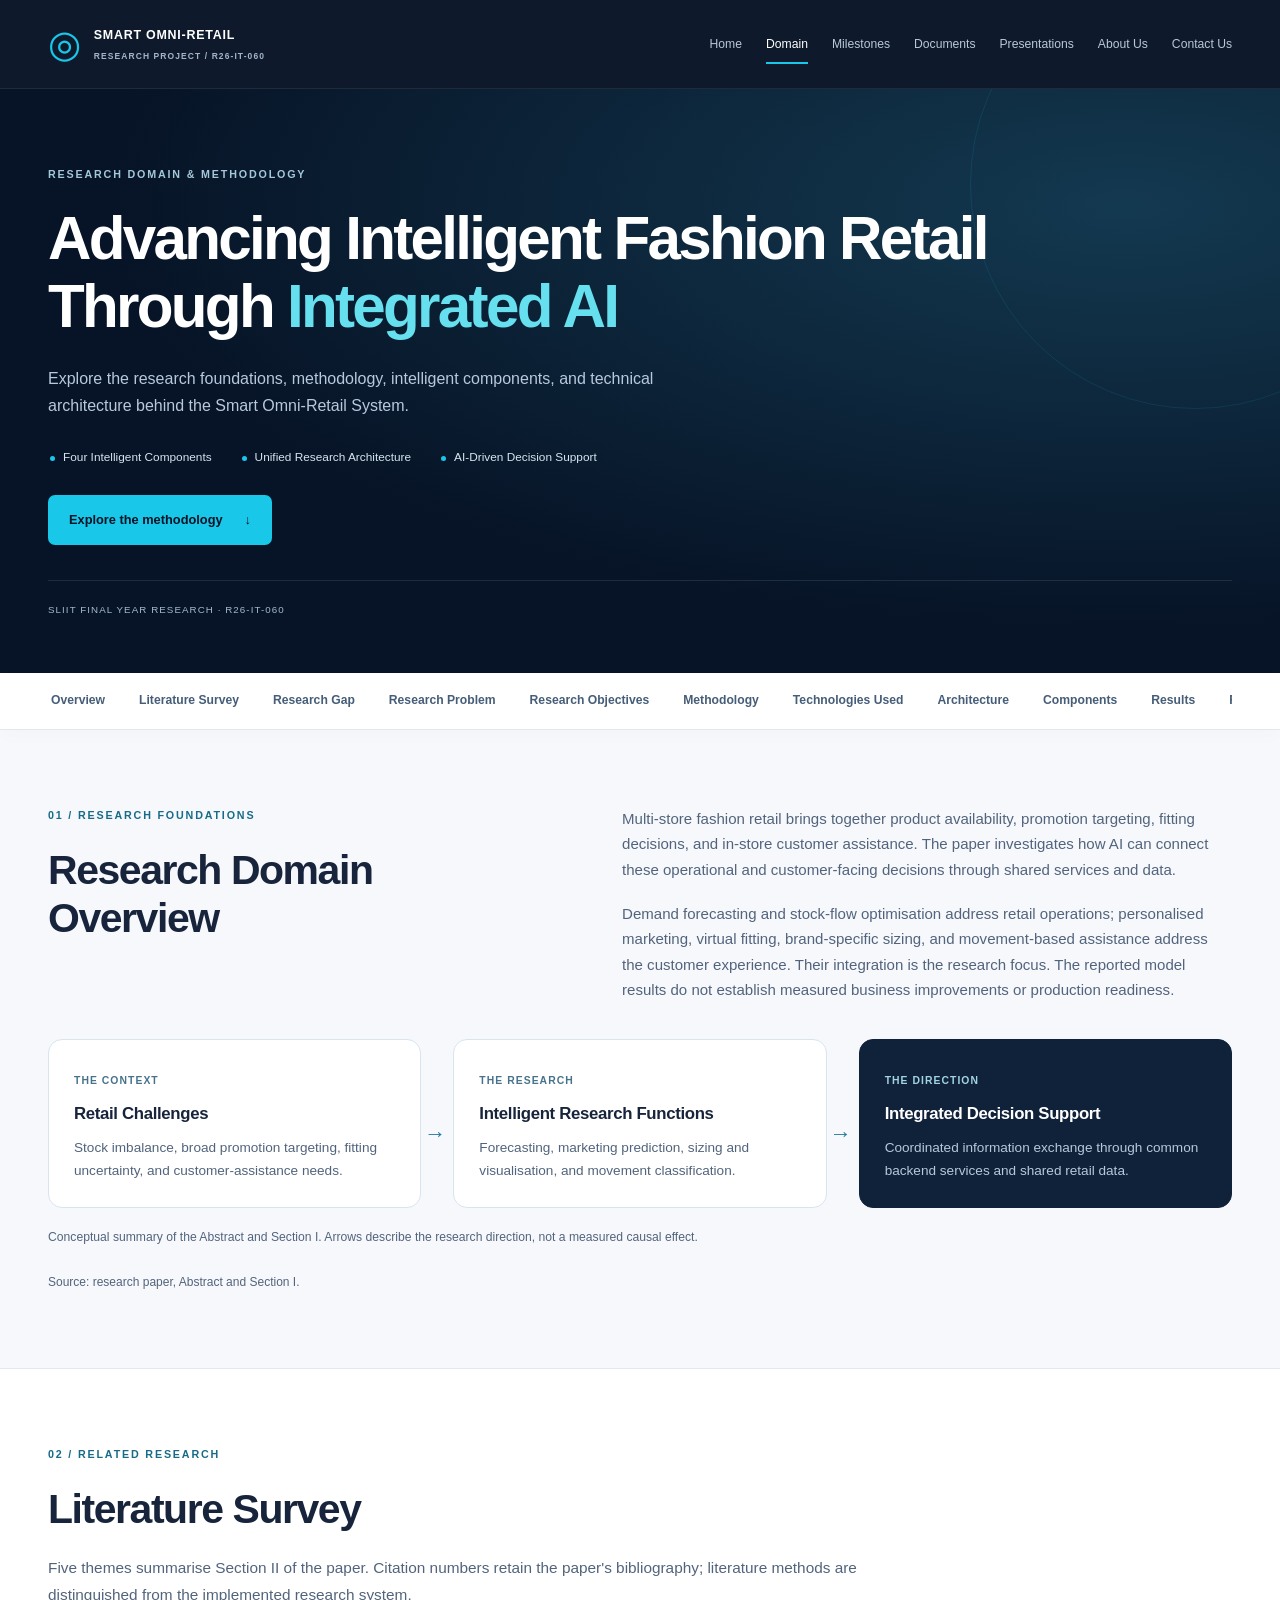
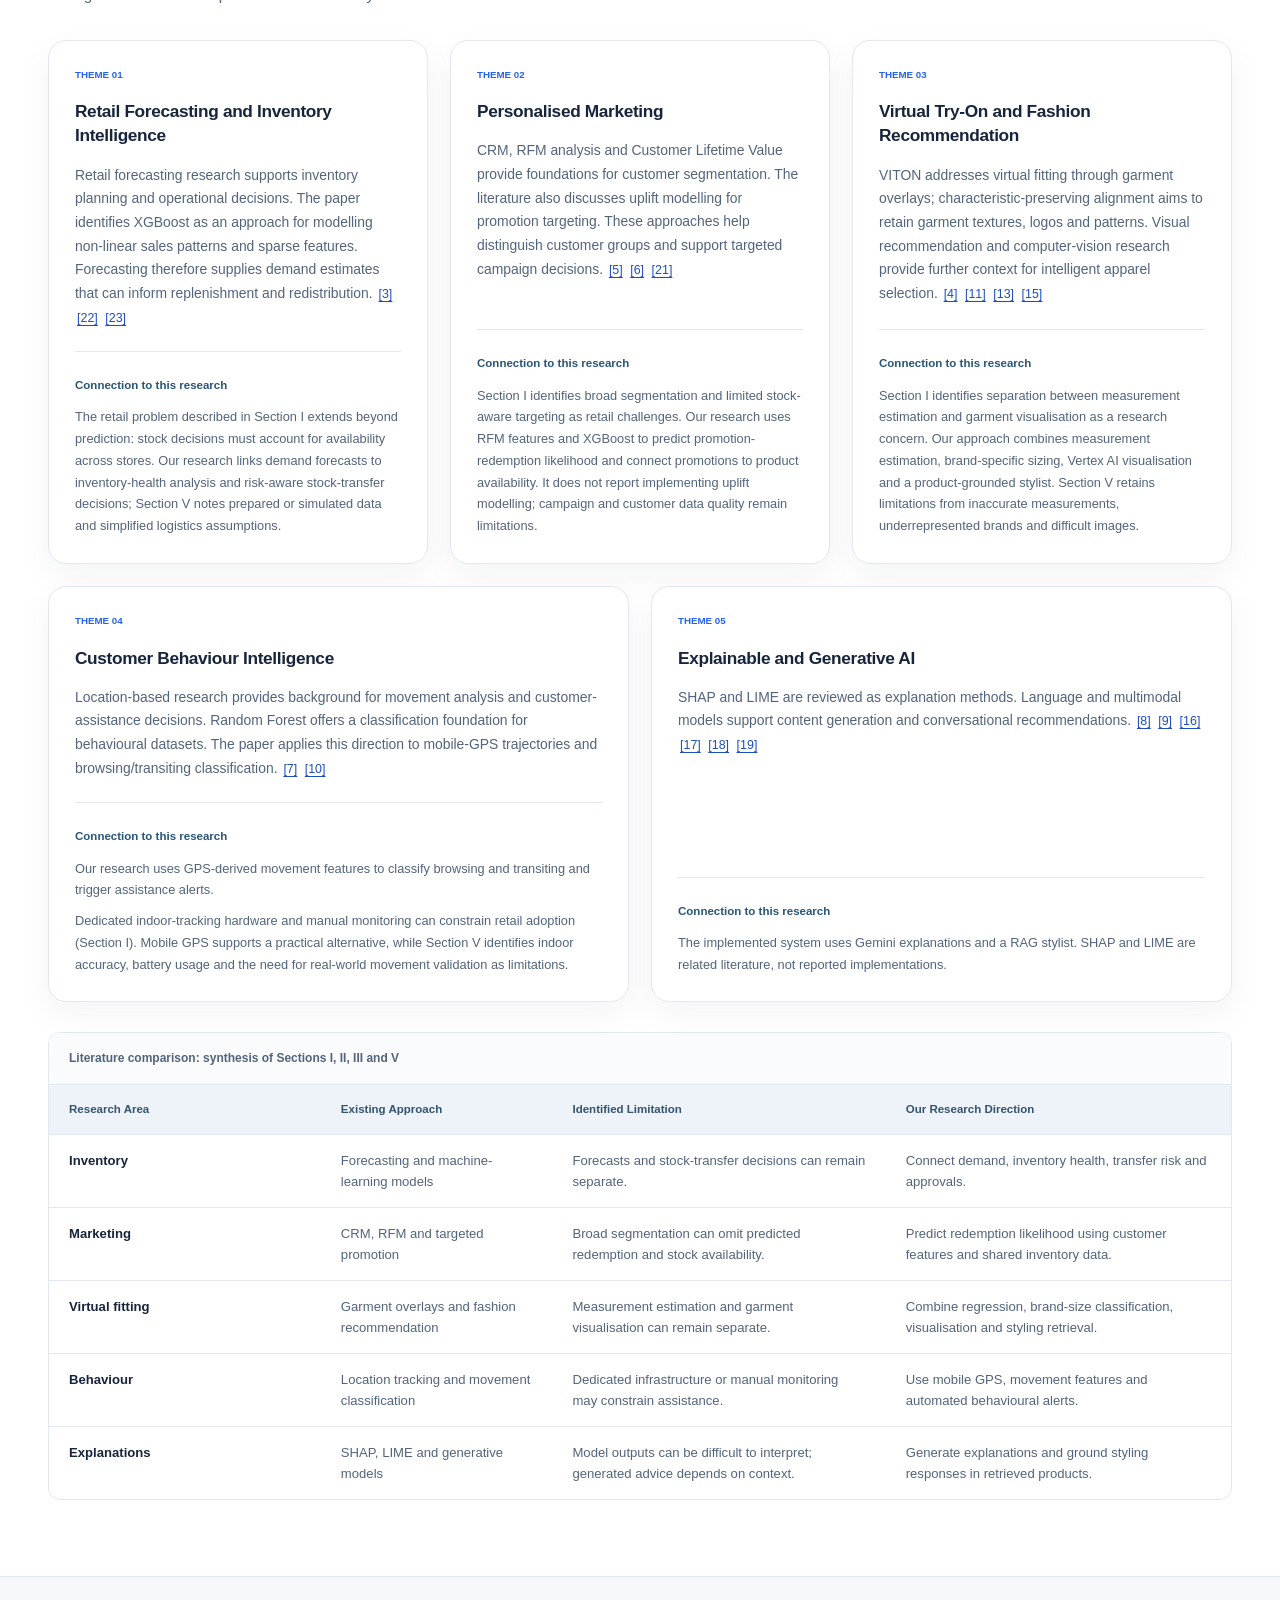
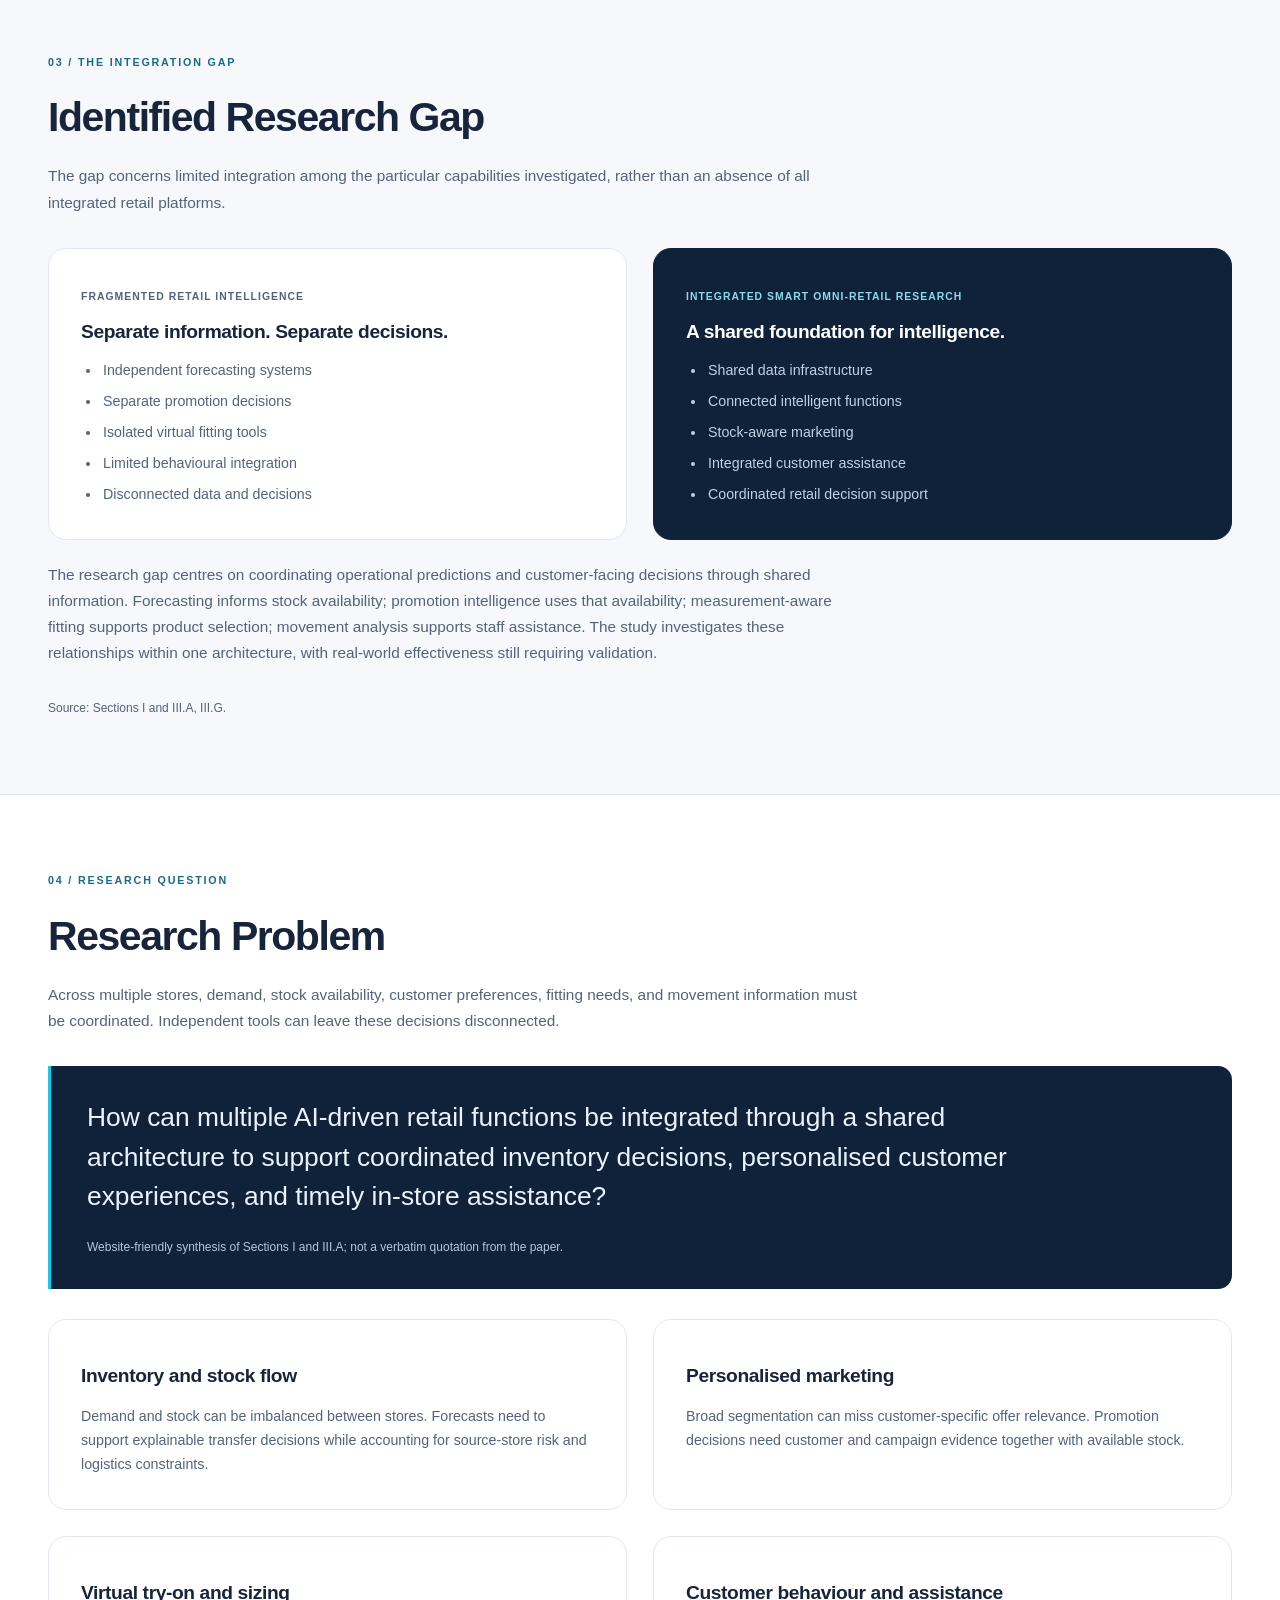
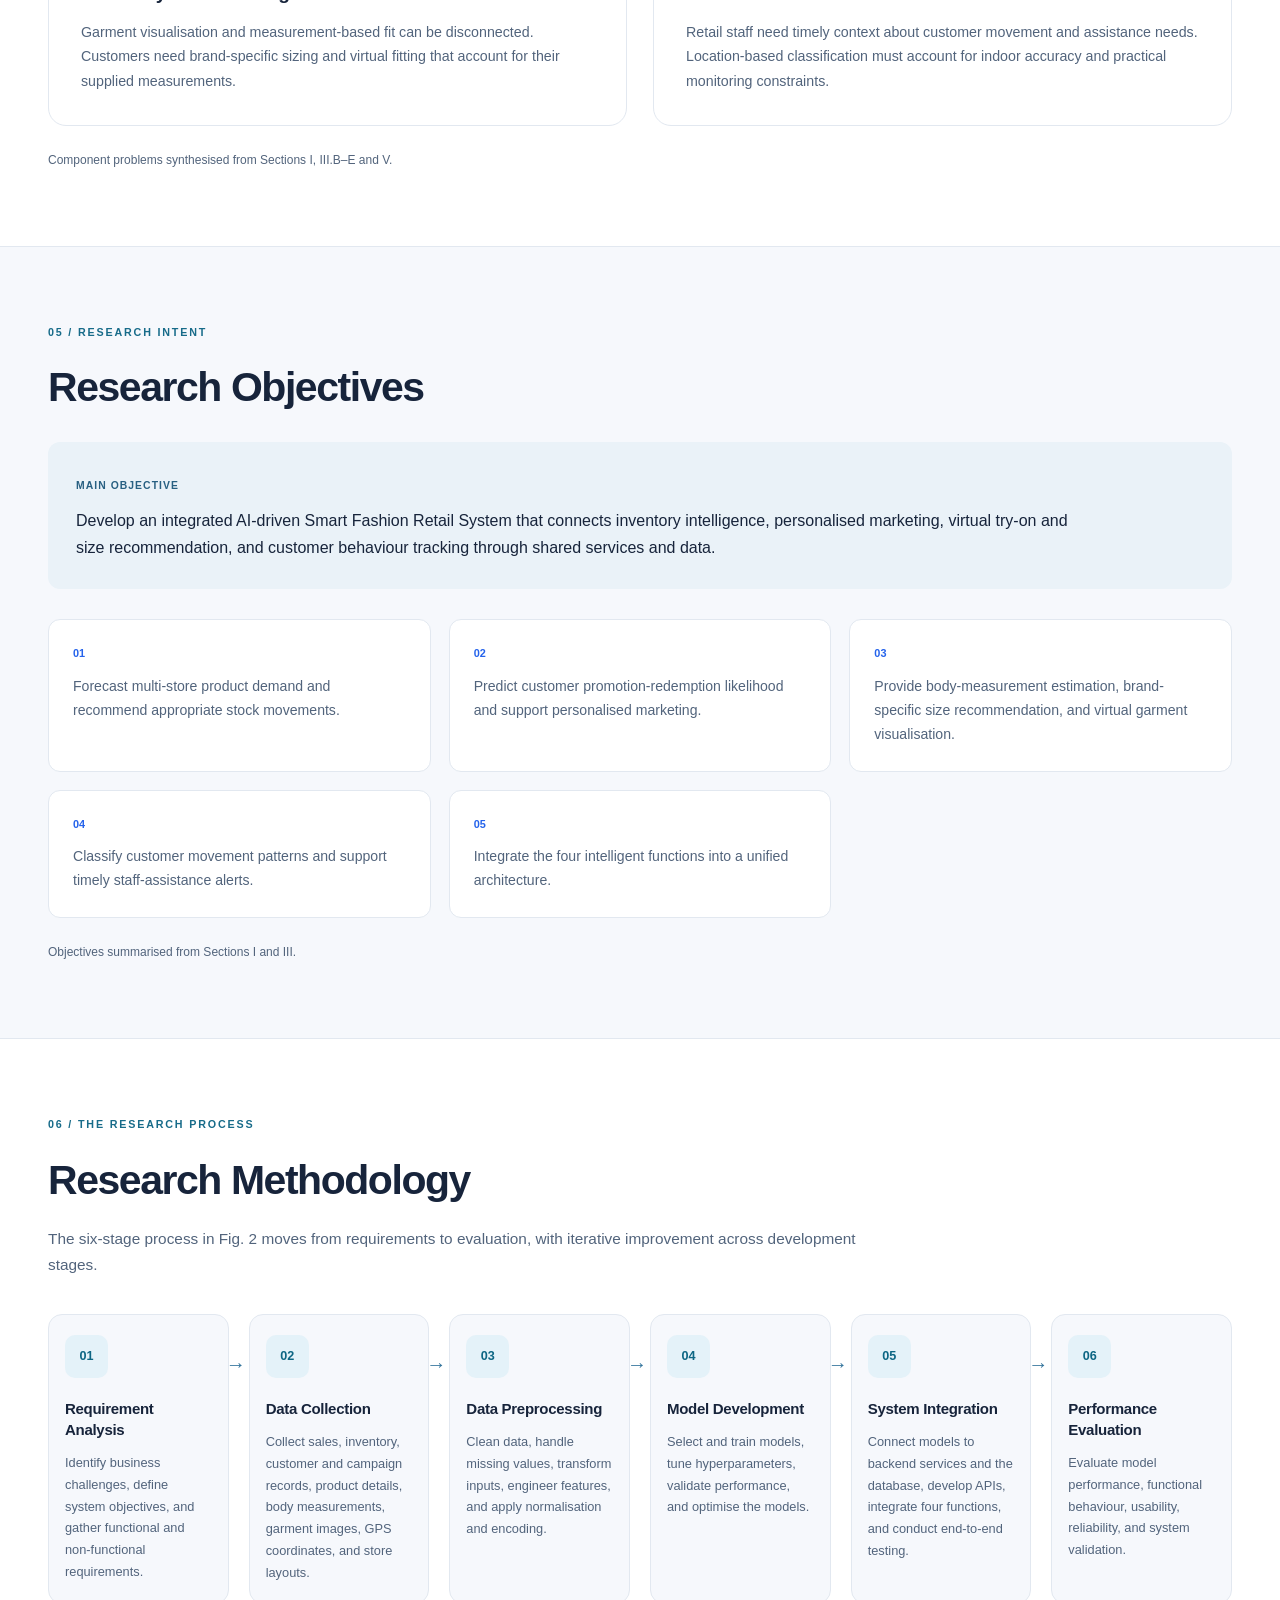
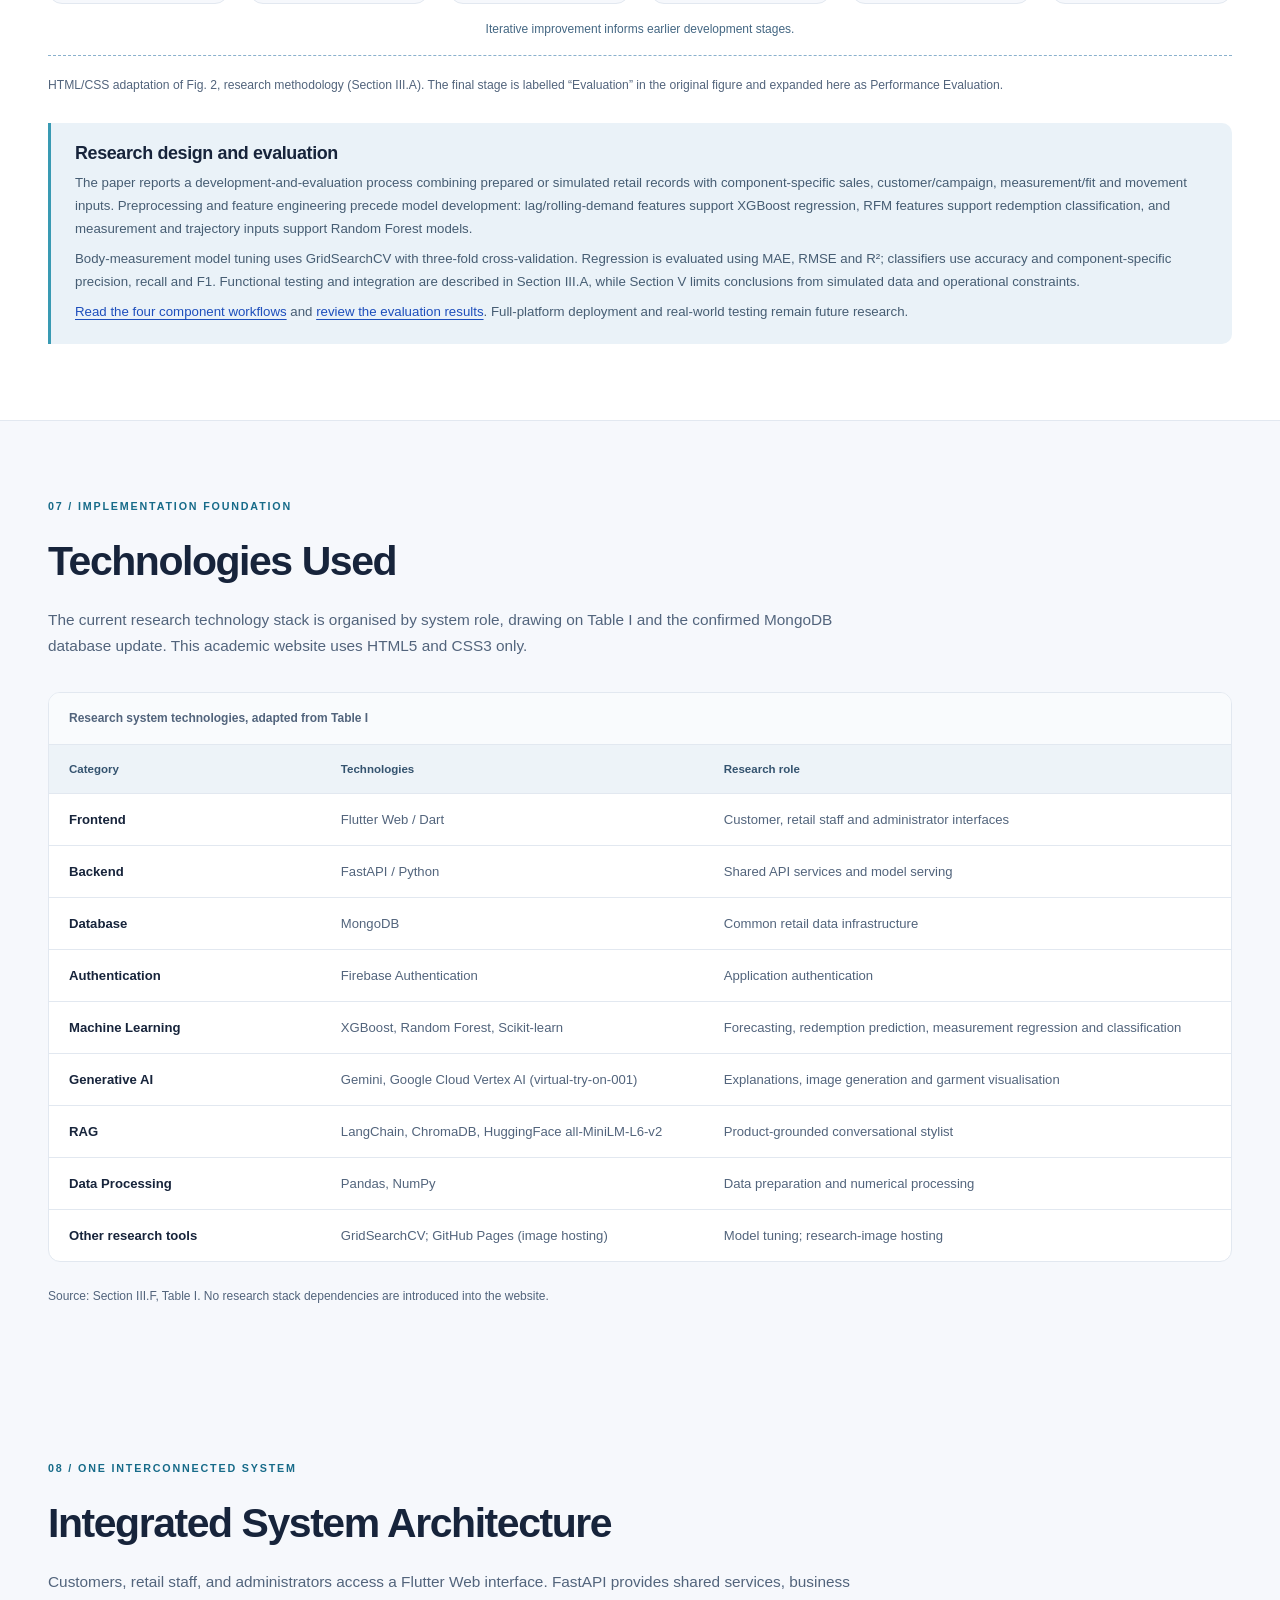
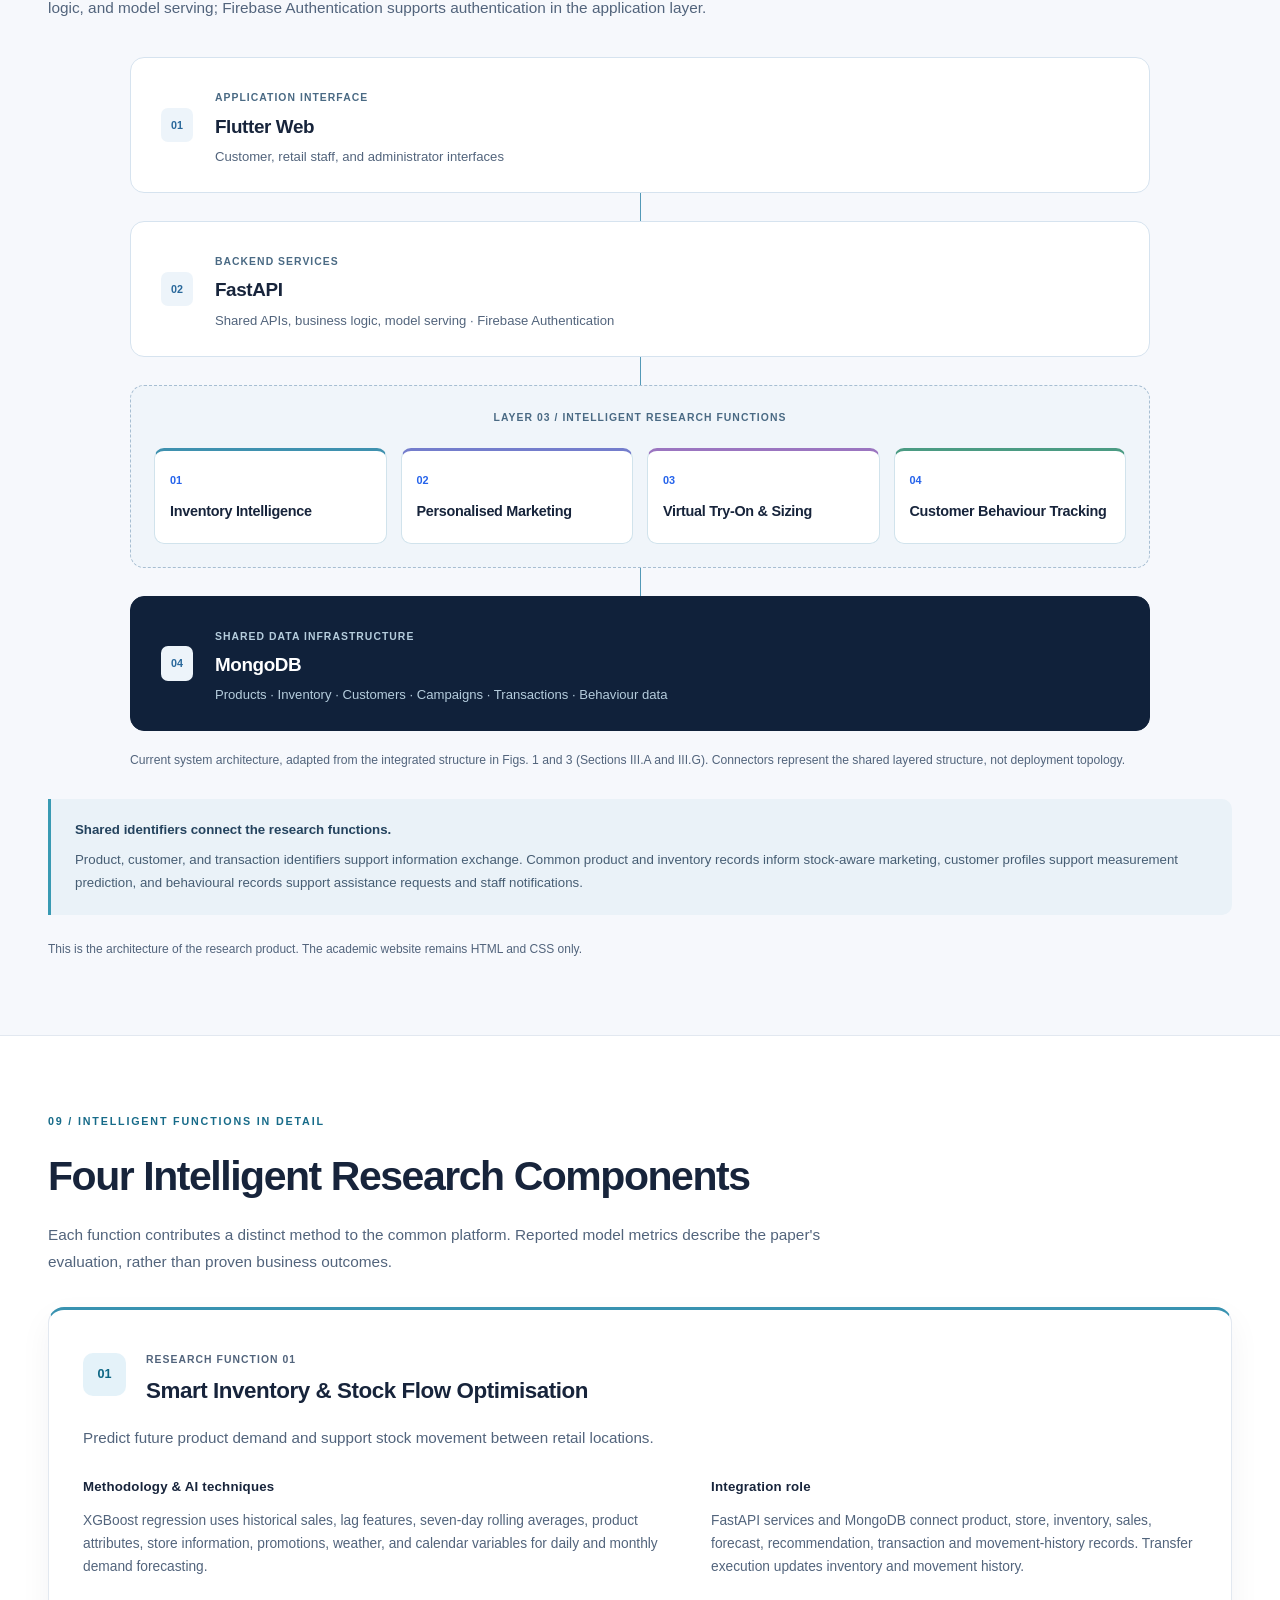
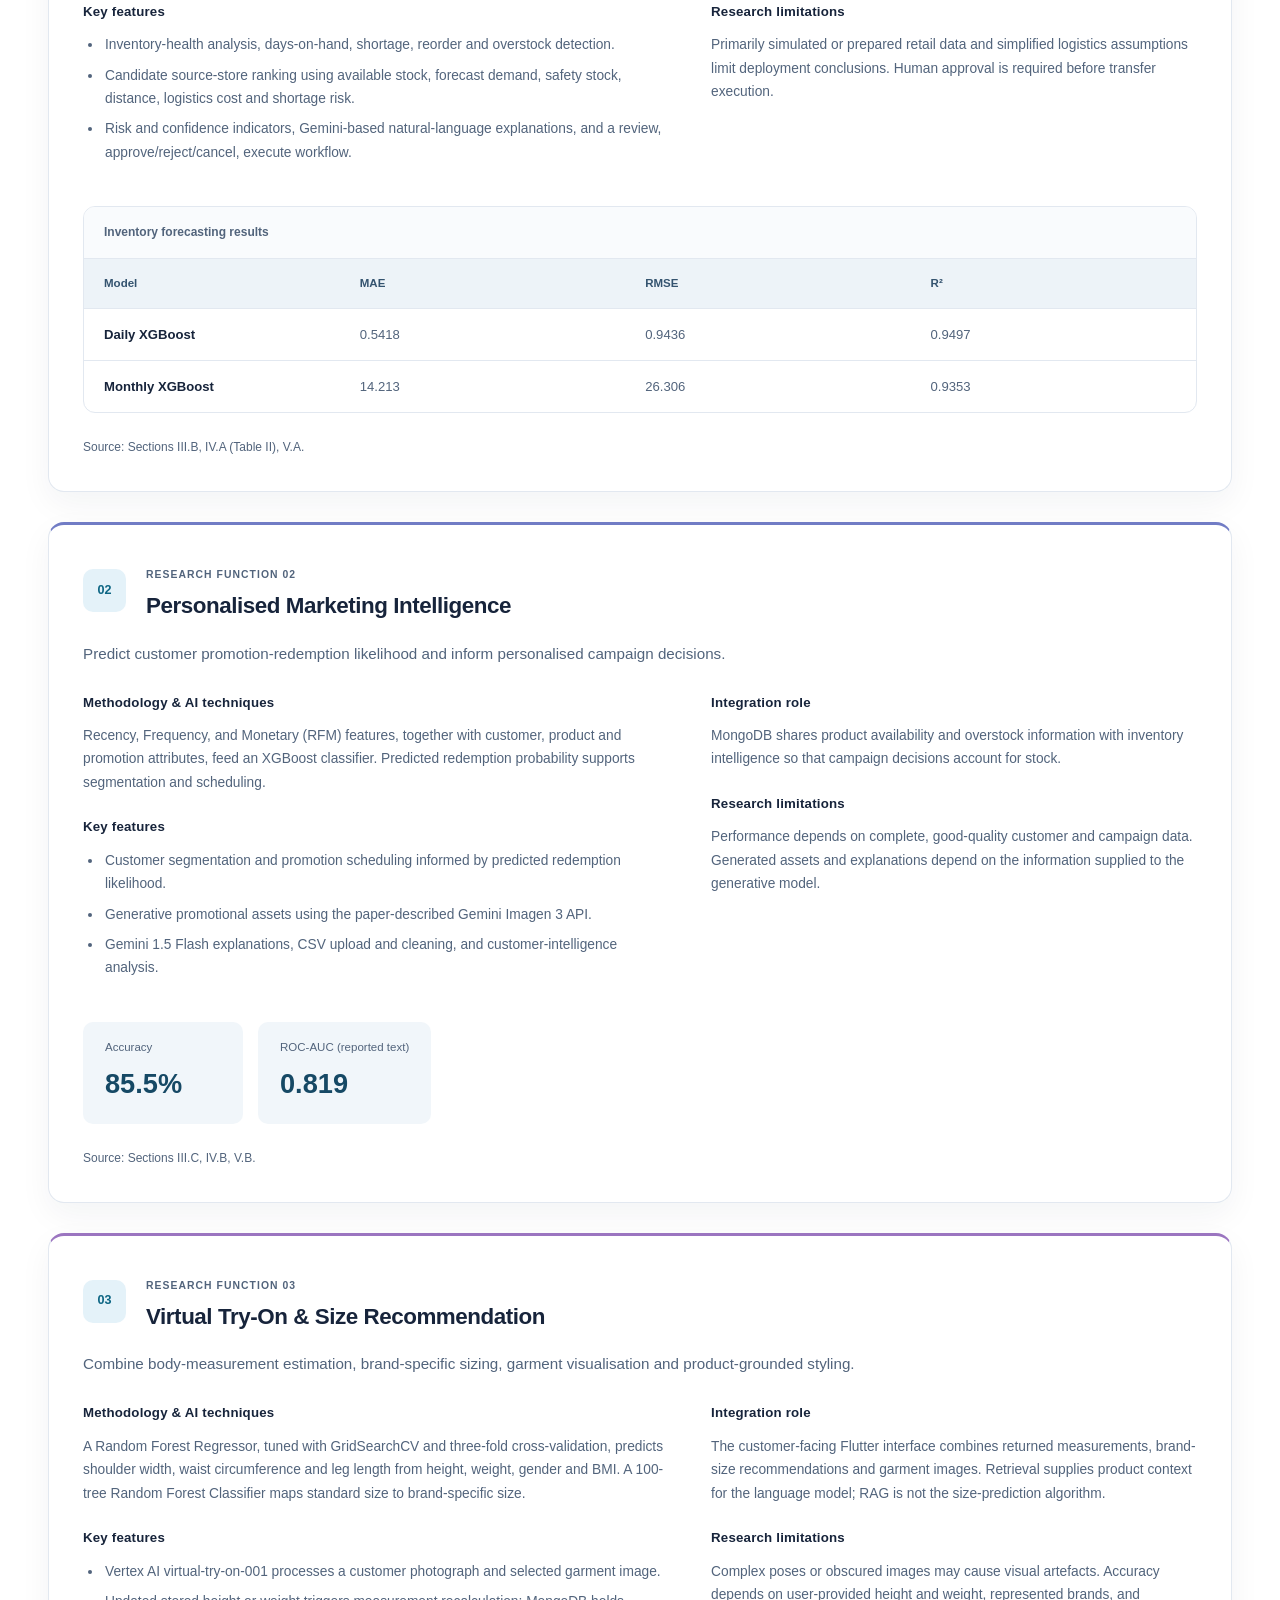
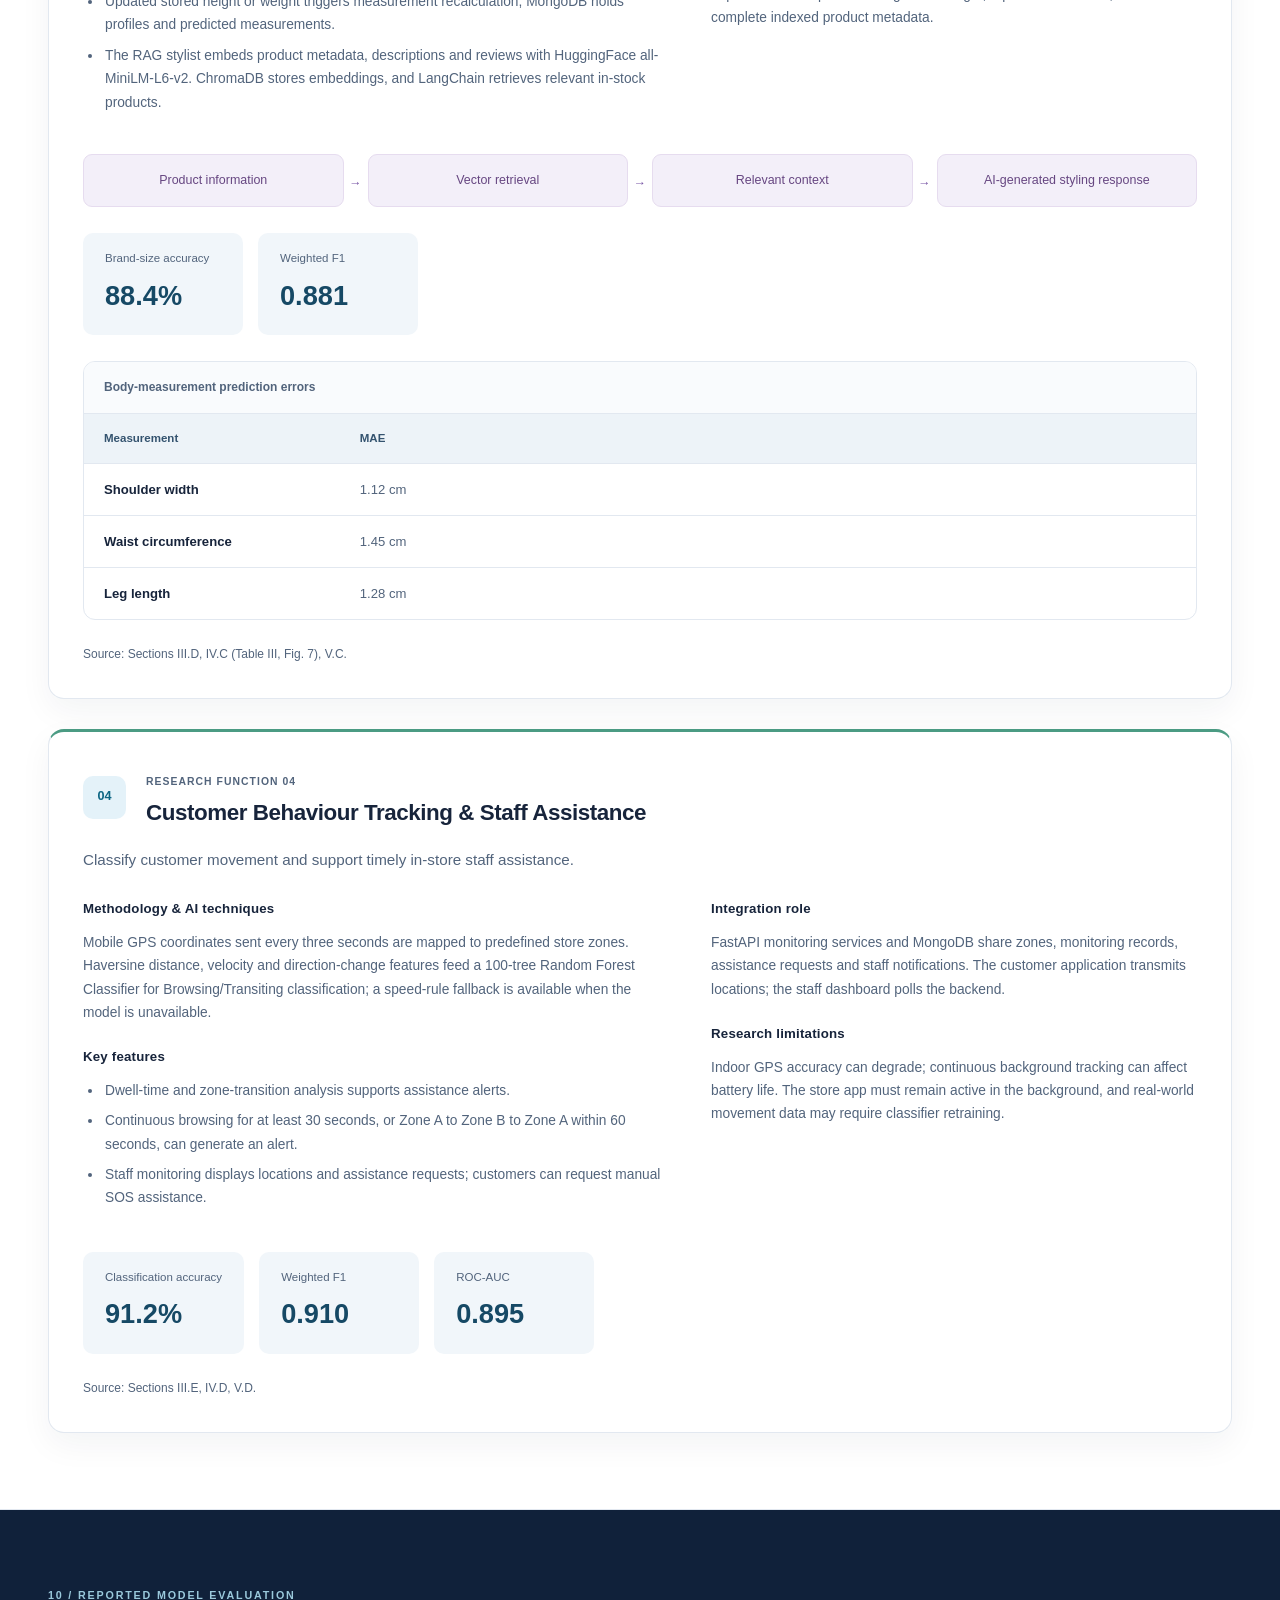
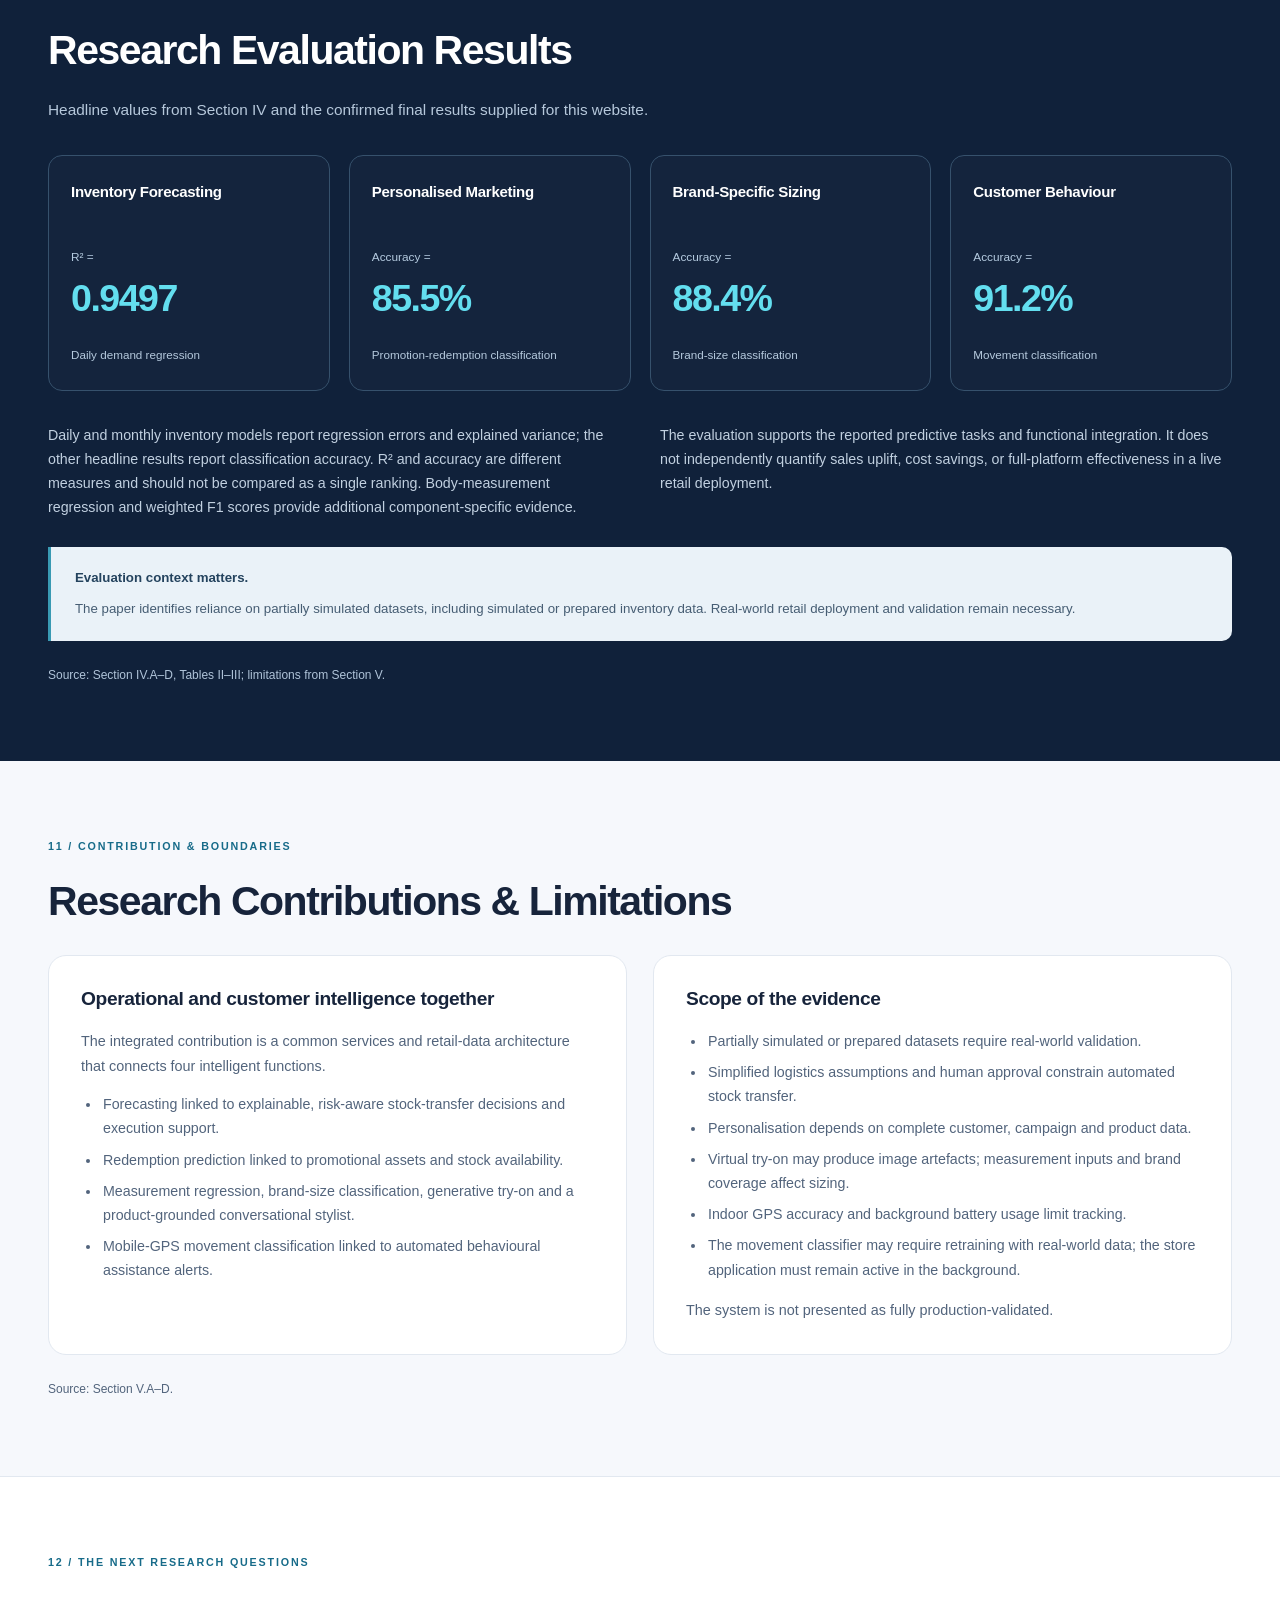
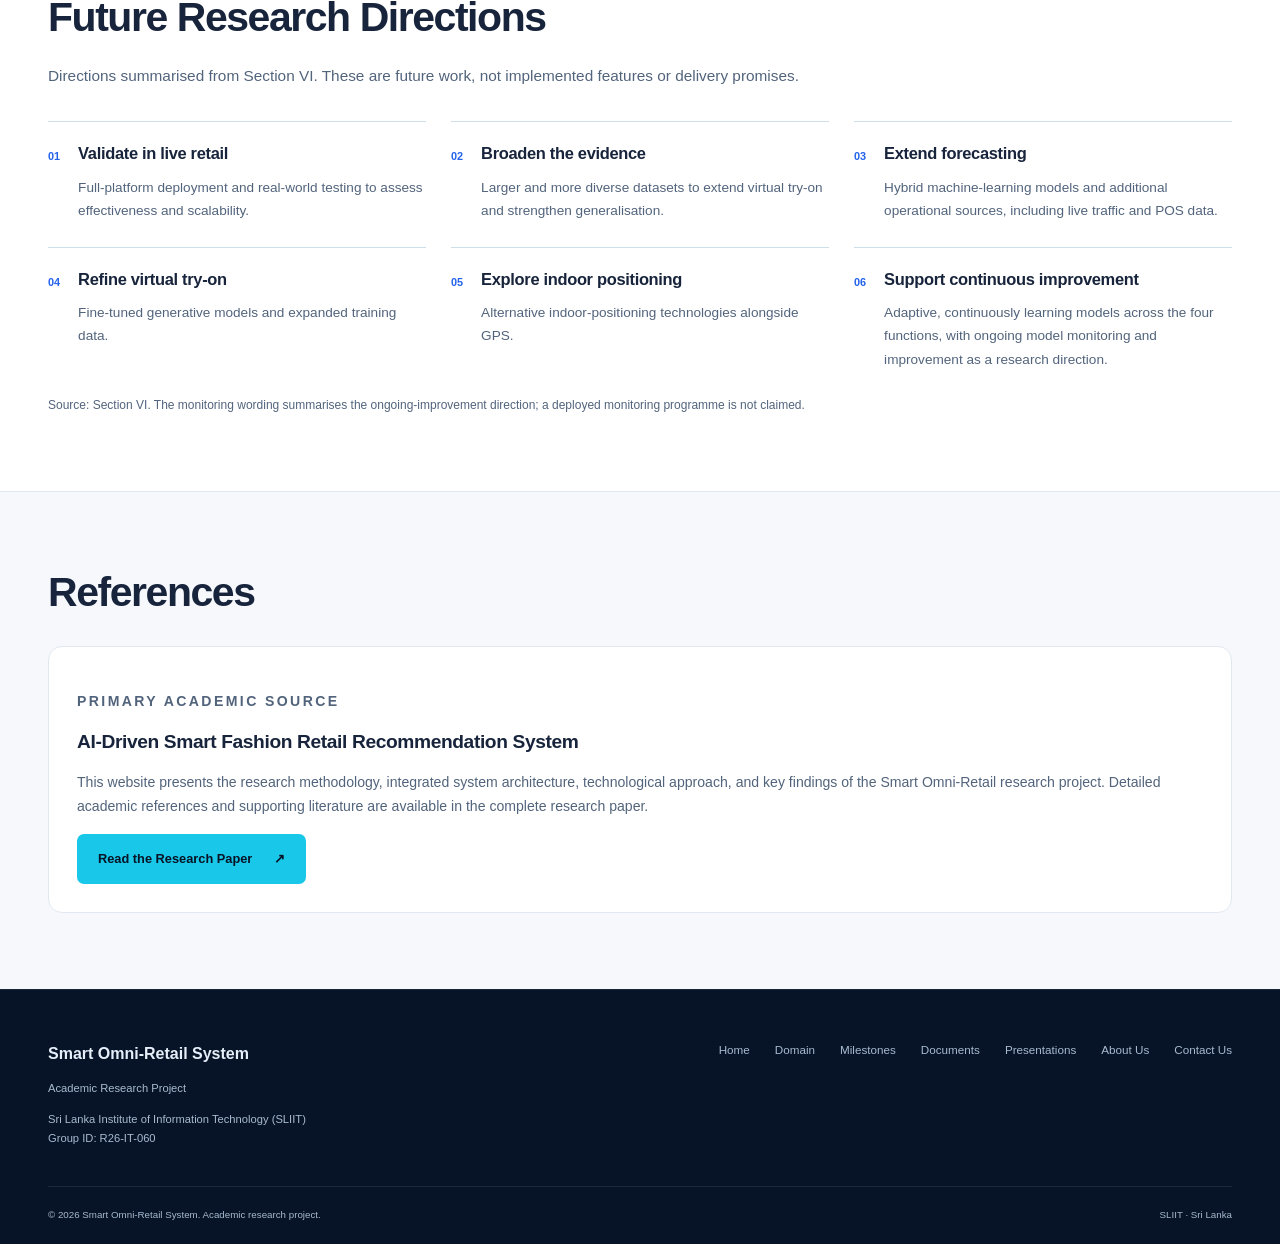
<file: domain.html>
<!DOCTYPE html>
<html lang="en" class="domain-document"><head><meta charset="utf-8"><meta name="viewport" content="width=device-width,initial-scale=1"><meta name="description" content="Smart Omni-Retail System: an integrated AI-driven fashion retail research project at SLIIT, group R26-IT-060."><meta name="theme-color" content="#071326"><title>Research Domain &amp; Methodology | Smart Omni-Retail Research</title><link rel="stylesheet" href="css/style.css"><link rel="stylesheet" href="css/components.css"><link rel="stylesheet" href="css/responsive.css"></head><body><a class="skip" href="#main">Skip to main content</a><header><div class="container header-inner"><a class="brand" href="index.html"><span class="brand-mark" aria-hidden="true">&#9678;</span><span>SMART OMNI-RETAIL<small>RESEARCH PROJECT / R26-IT-060</small></span></a><nav class="desktop-nav" aria-label="Main navigation"><a href="index.html">Home</a><a href="domain.html" aria-current="page">Domain</a><a href="milestones.html">Milestones</a><a href="documents.html">Documents</a><a href="presentations.html">Presentations</a><a href="about.html">About Us</a><a href="contact.html">Contact Us</a></nav><details class="mobile-nav"><summary>Menu <span aria-hidden="true">&#43;</span></summary><nav aria-label="Mobile navigation"><a href="index.html">Home</a><a href="domain.html" aria-current="page">Domain</a><a href="milestones.html">Milestones</a><a href="documents.html">Documents</a><a href="presentations.html">Presentations</a><a href="about.html">About Us</a><a href="contact.html">Contact Us</a></nav></details></div></header><main id="main" class="domain-page"><section class="domain-hero"><div class="container"><p class="eyebrow">RESEARCH DOMAIN &amp; METHODOLOGY</p><h1>Advancing Intelligent Fashion Retail Through <span>Integrated AI</span></h1><p>Explore the research foundations, methodology, intelligent components, and technical architecture behind the Smart Omni-Retail System.</p><ul class="hero-indicators"><li>Four Intelligent Components</li><li>Unified Research Architecture</li><li>AI-Driven Decision Support</li></ul><a class="button primary" href="#methodology">Explore the methodology <span aria-hidden="true">&#8595;</span></a><div class="domain-hero-meta">SLIIT FINAL YEAR RESEARCH &middot; R26-IT-060</div></div></section><nav class="domain-section-nav" aria-label="Research sections"><div class="container"><a href="#overview">Overview</a><a href="#literature">Literature Survey</a><a href="#research-gap">Research Gap</a><a href="#research-problem">Research Problem</a><a href="#objectives">Research Objectives</a><a href="#methodology">Methodology</a><a href="#technologies">Technologies Used</a><a href="#architecture">Architecture</a><a href="#components">Components</a><a href="#results">Results</a><a href="#references">References</a></div></nav><section class="section" id="overview"><div class="container"><div class="domain-intro"><div><p class="eyebrow">01 / RESEARCH FOUNDATIONS</p><h2>Research Domain Overview</h2></div><div><p>Multi-store fashion retail brings together product availability, promotion targeting, fitting decisions, and in-store customer assistance. The paper investigates how AI can connect these operational and customer-facing decisions through shared services and data.</p><p>Demand forecasting and stock-flow optimisation address retail operations; personalised marketing, virtual fitting, brand-specific sizing, and movement-based assistance address the customer experience. Their integration is the research focus. The reported model results do not establish measured business improvements or production readiness.</p></div></div><figure class="domain-figure"><div class="challenge-flow"><div><small>THE CONTEXT</small><h3>Retail Challenges</h3><p>Stock imbalance, broad promotion targeting, fitting uncertainty, and customer-assistance needs.</p></div><div><small>THE RESEARCH</small><h3>Intelligent Research Functions</h3><p>Forecasting, marketing prediction, sizing and visualisation, and movement classification.</p></div><div><small>THE DIRECTION</small><h3>Integrated Decision Support</h3><p>Coordinated information exchange through common backend services and shared retail data.</p></div></div><figcaption>Conceptual summary of the Abstract and Section I. Arrows describe the research direction, not a measured causal effect.</figcaption></figure><p class="source-line">Source: research paper, Abstract and Section I.</p></div></section><section class="section white-section" id="literature"><div class="container"><p class="eyebrow">02 / RELATED RESEARCH</p><h2>Literature Survey</h2><p class="domain-lead">Five themes summarise Section II of the paper. Citation numbers retain the paper's bibliography; literature methods are distinguished from the implemented research system.</p><div class="literature-grid"><article class="literature-card"><span class="index">THEME 01</span><h3>Retail Forecasting and Inventory Intelligence</h3><p>Retail forecasting research supports inventory planning and operational decisions. The paper identifies XGBoost as an approach for modelling non-linear sales patterns and sparse features. Forecasting therefore supplies demand estimates that can inform replenishment and redistribution. <span class="citations"><a href="documents/research-pdfs/An%20AI%20Driven%20Smart%20Retail%20Recommendation%20System.pdf#page=6" aria-label="Reference 3">[3]</a> <a href="documents/research-pdfs/An%20AI%20Driven%20Smart%20Retail%20Recommendation%20System.pdf#page=6" aria-label="Reference 22">[22]</a> <a href="documents/research-pdfs/An%20AI%20Driven%20Smart%20Retail%20Recommendation%20System.pdf#page=6" aria-label="Reference 23">[23]</a></span></p><div class="research-connection"><strong>Connection to this research</strong><p>The retail problem described in Section I extends beyond prediction: stock decisions must account for availability across stores. Our research links demand forecasts to inventory-health analysis and risk-aware stock-transfer decisions; Section V notes prepared or simulated data and simplified logistics assumptions.</p></div></article><article class="literature-card"><span class="index">THEME 02</span><h3>Personalised Marketing</h3><p>CRM, RFM analysis and Customer Lifetime Value provide foundations for customer segmentation. The literature also discusses uplift modelling for promotion targeting. These approaches help distinguish customer groups and support targeted campaign decisions. <span class="citations"><a href="documents/research-pdfs/An%20AI%20Driven%20Smart%20Retail%20Recommendation%20System.pdf#page=6" aria-label="Reference 5">[5]</a> <a href="documents/research-pdfs/An%20AI%20Driven%20Smart%20Retail%20Recommendation%20System.pdf#page=6" aria-label="Reference 6">[6]</a> <a href="documents/research-pdfs/An%20AI%20Driven%20Smart%20Retail%20Recommendation%20System.pdf#page=6" aria-label="Reference 21">[21]</a></span></p><div class="research-connection"><strong>Connection to this research</strong><p>Section I identifies broad segmentation and limited stock-aware targeting as retail challenges. Our research uses RFM features and XGBoost to predict promotion-redemption likelihood and connect promotions to product availability. It does not report implementing uplift modelling; campaign and customer data quality remain limitations.</p></div></article><article class="literature-card"><span class="index">THEME 03</span><h3>Virtual Try-On and Fashion Recommendation</h3><p>VITON addresses virtual fitting through garment overlays; characteristic-preserving alignment aims to retain garment textures, logos and patterns. Visual recommendation and computer-vision research provide further context for intelligent apparel selection. <span class="citations"><a href="documents/research-pdfs/An%20AI%20Driven%20Smart%20Retail%20Recommendation%20System.pdf#page=6" aria-label="Reference 4">[4]</a> <a href="documents/research-pdfs/An%20AI%20Driven%20Smart%20Retail%20Recommendation%20System.pdf#page=6" aria-label="Reference 11">[11]</a> <a href="documents/research-pdfs/An%20AI%20Driven%20Smart%20Retail%20Recommendation%20System.pdf#page=6" aria-label="Reference 13">[13]</a> <a href="documents/research-pdfs/An%20AI%20Driven%20Smart%20Retail%20Recommendation%20System.pdf#page=6" aria-label="Reference 15">[15]</a></span></p><div class="research-connection"><strong>Connection to this research</strong><p>Section I identifies separation between measurement estimation and garment visualisation as a research concern. Our approach combines measurement estimation, brand-specific sizing, Vertex AI visualisation and a product-grounded stylist. Section V retains limitations from inaccurate measurements, underrepresented brands and difficult images.</p></div></article><article class="literature-card"><span class="index">THEME 04</span><h3>Customer Behaviour Intelligence</h3><p>Location-based research provides background for movement analysis and customer-assistance decisions. Random Forest offers a classification foundation for behavioural datasets. The paper applies this direction to mobile-GPS trajectories and browsing/transiting classification. <span class="citations"><a href="documents/research-pdfs/An%20AI%20Driven%20Smart%20Retail%20Recommendation%20System.pdf#page=6" aria-label="Reference 7">[7]</a> <a href="documents/research-pdfs/An%20AI%20Driven%20Smart%20Retail%20Recommendation%20System.pdf#page=6" aria-label="Reference 10">[10]</a></span></p><div class="research-connection"><strong>Connection to this research</strong><p>Our research uses GPS-derived movement features to classify browsing and transiting and trigger assistance alerts.</p><p>Dedicated indoor-tracking hardware and manual monitoring can constrain retail adoption (Section I). Mobile GPS supports a practical alternative, while Section V identifies indoor accuracy, battery usage and the need for real-world movement validation as limitations.</p></div></article><article class="literature-card"><span class="index">THEME 05</span><h3>Explainable and Generative AI</h3><p>SHAP and LIME are reviewed as explanation methods. Language and multimodal models support content generation and conversational recommendations. <span class="citations"><a href="documents/research-pdfs/An%20AI%20Driven%20Smart%20Retail%20Recommendation%20System.pdf#page=6" aria-label="Reference 8">[8]</a> <a href="documents/research-pdfs/An%20AI%20Driven%20Smart%20Retail%20Recommendation%20System.pdf#page=6" aria-label="Reference 9">[9]</a> <a href="documents/research-pdfs/An%20AI%20Driven%20Smart%20Retail%20Recommendation%20System.pdf#page=6" aria-label="Reference 16">[16]</a> <a href="documents/research-pdfs/An%20AI%20Driven%20Smart%20Retail%20Recommendation%20System.pdf#page=6" aria-label="Reference 17">[17]</a> <a href="documents/research-pdfs/An%20AI%20Driven%20Smart%20Retail%20Recommendation%20System.pdf#page=6" aria-label="Reference 18">[18]</a> <a href="documents/research-pdfs/An%20AI%20Driven%20Smart%20Retail%20Recommendation%20System.pdf#page=6" aria-label="Reference 19">[19]</a></span></p><div class="research-connection"><strong>Connection to this research</strong><p>The implemented system uses Gemini explanations and a RAG stylist. SHAP and LIME are related literature, not reported implementations.</p></div></article></div><div class="table-scroll" role="region" aria-label="Literature comparison table" tabindex="0"><table><caption>Literature comparison: synthesis of Sections I, II, III and V</caption><thead><tr><th scope="col">Research Area</th><th scope="col">Existing Approach</th><th scope="col">Identified Limitation</th><th scope="col">Our Research Direction</th></tr></thead><tbody><tr><th scope="row">Inventory</th><td>Forecasting and machine-learning models</td><td>Forecasts and stock-transfer decisions can remain separate.</td><td>Connect demand, inventory health, transfer risk and approvals.</td></tr><tr><th scope="row">Marketing</th><td>CRM, RFM and targeted promotion</td><td>Broad segmentation can omit predicted redemption and stock availability.</td><td>Predict redemption likelihood using customer features and shared inventory data.</td></tr><tr><th scope="row">Virtual fitting</th><td>Garment overlays and fashion recommendation</td><td>Measurement estimation and garment visualisation can remain separate.</td><td>Combine regression, brand-size classification, visualisation and styling retrieval.</td></tr><tr><th scope="row">Behaviour</th><td>Location tracking and movement classification</td><td>Dedicated infrastructure or manual monitoring may constrain assistance.</td><td>Use mobile GPS, movement features and automated behavioural alerts.</td></tr><tr><th scope="row">Explanations</th><td>SHAP, LIME and generative models</td><td>Model outputs can be difficult to interpret; generated advice depends on context.</td><td>Generate explanations and ground styling responses in retrieved products.</td></tr></tbody></table></div></div></section><section class="section" id="research-gap"><div class="container"><p class="eyebrow">03 / THE INTEGRATION GAP</p><h2>Identified Research Gap</h2><p class="domain-lead">The gap concerns limited integration among the particular capabilities investigated, rather than an absence of all integrated retail platforms.</p><div class="comparison-grid"><article class="comparison-card"><small>FRAGMENTED RETAIL INTELLIGENCE</small><h3>Separate information. Separate decisions.</h3><ul><li>Independent forecasting systems</li><li>Separate promotion decisions</li><li>Isolated virtual fitting tools</li><li>Limited behavioural integration</li><li>Disconnected data and decisions</li></ul></article><article class="comparison-card connected"><small>INTEGRATED SMART OMNI-RETAIL RESEARCH</small><h3>A shared foundation for intelligence.</h3><ul><li>Shared data infrastructure</li><li>Connected intelligent functions</li><li>Stock-aware marketing</li><li>Integrated customer assistance</li><li>Coordinated retail decision support</li></ul></article></div><p class="domain-lead">The research gap centres on coordinating operational predictions and customer-facing decisions through shared information. Forecasting informs stock availability; promotion intelligence uses that availability; measurement-aware fitting supports product selection; movement analysis supports staff assistance. The study investigates these relationships within one architecture, with real-world effectiveness still requiring validation.</p><p class="source-line">Source: Sections I and III.A, III.G.</p></div></section><section class="section white-section" id="research-problem"><div class="container"><p class="eyebrow">04 / RESEARCH QUESTION</p><h2>Research Problem</h2><p class="domain-lead">Across multiple stores, demand, stock availability, customer preferences, fitting needs, and movement information must be coordinated. Independent tools can leave these decisions disconnected.</p><div class="problem-statement"><p>How can multiple AI-driven retail functions be integrated through a shared architecture to support coordinated inventory decisions, personalised customer experiences, and timely in-store assistance?</p><small>Website-friendly synthesis of Sections I and III.A; not a verbatim quotation from the paper.</small></div><div class="comparison-grid"><article class="comparison-card"><h3>Inventory and stock flow</h3><p>Demand and stock can be imbalanced between stores. Forecasts need to support explainable transfer decisions while accounting for source-store risk and logistics constraints.</p></article><article class="comparison-card"><h3>Personalised marketing</h3><p>Broad segmentation can miss customer-specific offer relevance. Promotion decisions need customer and campaign evidence together with available stock.</p></article><article class="comparison-card"><h3>Virtual try-on and sizing</h3><p>Garment visualisation and measurement-based fit can be disconnected. Customers need brand-specific sizing and virtual fitting that account for their supplied measurements.</p></article><article class="comparison-card"><h3>Customer behaviour and assistance</h3><p>Retail staff need timely context about customer movement and assistance needs. Location-based classification must account for indoor accuracy and practical monitoring constraints.</p></article></div><p class="source-line">Component problems synthesised from Sections I, III.B&ndash;E and V.</p></div></section><section class="section" id="objectives"><div class="container"><p class="eyebrow">05 / RESEARCH INTENT</p><h2>Research Objectives</h2><div class="main-objective"><small>MAIN OBJECTIVE</small><p>Develop an integrated AI-driven Smart Fashion Retail System that connects inventory intelligence, personalised marketing, virtual try-on and size recommendation, and customer behaviour tracking through shared services and data.</p></div><ol class="objective-grid"><li><span class="index">01</span><p>Forecast multi-store product demand and recommend appropriate stock movements.</p></li><li><span class="index">02</span><p>Predict customer promotion-redemption likelihood and support personalised marketing.</p></li><li><span class="index">03</span><p>Provide body-measurement estimation, brand-specific size recommendation, and virtual garment visualisation.</p></li><li><span class="index">04</span><p>Classify customer movement patterns and support timely staff-assistance alerts.</p></li><li><span class="index">05</span><p>Integrate the four intelligent functions into a unified architecture.</p></li></ol><p class="source-line">Objectives summarised from Sections I and III.</p></div></section><section class="section white-section" id="methodology"><div class="container"><p class="eyebrow">06 / THE RESEARCH PROCESS</p><h2>Research Methodology</h2><p class="domain-lead">The six-stage process in Fig. 2 moves from requirements to evaluation, with iterative improvement across development stages.</p><figure class="domain-figure"><ol class="method-workflow"><li><span class="step-number">01</span><h3>Requirement Analysis</h3><p>Identify business challenges, define system objectives, and gather functional and non-functional requirements.</p></li><li><span class="step-number">02</span><h3>Data Collection</h3><p>Collect sales, inventory, customer and campaign records, product details, body measurements, garment images, GPS coordinates, and store layouts.</p></li><li><span class="step-number">03</span><h3>Data Preprocessing</h3><p>Clean data, handle missing values, transform inputs, engineer features, and apply normalisation and encoding.</p></li><li><span class="step-number">04</span><h3>Model Development</h3><p>Select and train models, tune hyperparameters, validate performance, and optimise the models.</p></li><li><span class="step-number">05</span><h3>System Integration</h3><p>Connect models to backend services and the database, develop APIs, integrate four functions, and conduct end-to-end testing.</p></li><li><span class="step-number">06</span><h3>Performance Evaluation</h3><p>Evaluate model performance, functional behaviour, usability, reliability, and system validation.</p></li></ol><p class="iteration-note">Iterative improvement informs earlier development stages.</p><figcaption>HTML/CSS adaptation of Fig. 2, research methodology (Section III.A). The final stage is labelled &ldquo;Evaluation&rdquo; in the original figure and expanded here as Performance Evaluation.</figcaption></figure><div class="domain-note"><h3>Research design and evaluation</h3><p>The paper reports a development-and-evaluation process combining prepared or simulated retail records with component-specific sales, customer/campaign, measurement/fit and movement inputs. Preprocessing and feature engineering precede model development: lag/rolling-demand features support XGBoost regression, RFM features support redemption classification, and measurement and trajectory inputs support Random Forest models.</p><p>Body-measurement model tuning uses GridSearchCV with three-fold cross-validation. Regression is evaluated using MAE, RMSE and R&sup2;; classifiers use accuracy and component-specific precision, recall and F1. Functional testing and integration are described in Section III.A, while Section V limits conclusions from simulated data and operational constraints.</p><p><a href="#components">Read the four component workflows</a> and <a href="#results">review the evaluation results</a>. Full-platform deployment and real-world testing remain future research.</p></div></div></section><section class="section" id="technologies"><div class="container"><p class="eyebrow">07 / IMPLEMENTATION FOUNDATION</p><h2>Technologies Used</h2><p class="domain-lead">The current research technology stack is organised by system role, drawing on Table I and the confirmed MongoDB database update. This academic website uses HTML5 and CSS3 only.</p><div class="table-scroll" role="region" aria-label="Research technology stack" tabindex="0"><table><caption>Research system technologies, adapted from Table I</caption><thead><tr><th scope="col">Category</th><th scope="col">Technologies</th><th scope="col">Research role</th></tr></thead><tbody><tr><th scope="row">Frontend</th><td>Flutter Web / Dart</td><td>Customer, retail staff and administrator interfaces</td></tr><tr><th scope="row">Backend</th><td>FastAPI / Python</td><td>Shared API services and model serving</td></tr><tr><th scope="row">Database</th><td>MongoDB</td><td>Common retail data infrastructure</td></tr><tr><th scope="row">Authentication</th><td>Firebase Authentication</td><td>Application authentication</td></tr><tr><th scope="row">Machine Learning</th><td>XGBoost, Random Forest, Scikit-learn</td><td>Forecasting, redemption prediction, measurement regression and classification</td></tr><tr><th scope="row">Generative AI</th><td>Gemini, Google Cloud Vertex AI (virtual-try-on-001)</td><td>Explanations, image generation and garment visualisation</td></tr><tr><th scope="row">RAG</th><td>LangChain, ChromaDB, HuggingFace all-MiniLM-L6-v2</td><td>Product-grounded conversational stylist</td></tr><tr><th scope="row">Data Processing</th><td>Pandas, NumPy</td><td>Data preparation and numerical processing</td></tr><tr><th scope="row">Other research tools</th><td>GridSearchCV; GitHub Pages (image hosting)</td><td>Model tuning; research-image hosting</td></tr></tbody></table></div><p class="source-line">Source: Section III.F, Table I. No research stack dependencies are introduced into the website.</p></div></section><section class="section" id="architecture"><div class="container"><p class="eyebrow">08 / ONE INTERCONNECTED SYSTEM</p><h2>Integrated System Architecture</h2><p class="domain-lead">Customers, retail staff, and administrators access a Flutter Web interface. FastAPI provides shared services, business logic, and model serving; Firebase Authentication supports authentication in the application layer.</p><figure class="domain-figure system-architecture"><div class="architecture-layer"><span class="layer-number">01</span><div><small>APPLICATION INTERFACE</small><h3>Flutter Web</h3><p>Customer, retail staff, and administrator interfaces</p></div></div><div class="architecture-layer"><span class="layer-number">02</span><div><small>BACKEND SERVICES</small><h3>FastAPI</h3><p>Shared APIs, business logic, model serving &middot; Firebase Authentication</p></div></div><div class="intelligence-layer"><small>LAYER 03 / INTELLIGENT RESEARCH FUNCTIONS</small><div class="architecture-functions"><div class="architecture-function function-0"><span class="index">01</span><h3>Inventory Intelligence</h3></div><div class="architecture-function function-1"><span class="index">02</span><h3>Personalised Marketing</h3></div><div class="architecture-function function-2"><span class="index">03</span><h3>Virtual Try-On &amp; Sizing</h3></div><div class="architecture-function function-3"><span class="index">04</span><h3>Customer Behaviour Tracking</h3></div></div></div><div class="architecture-layer data-layer"><span class="layer-number">04</span><div><small>SHARED DATA INFRASTRUCTURE</small><h3>MongoDB</h3><p>Products &middot; Inventory &middot; Customers &middot; Campaigns &middot; Transactions &middot; Behaviour data</p></div></div><figcaption>Current system architecture, adapted from the integrated structure in Figs. 1 and 3 (Sections III.A and III.G). Connectors represent the shared layered structure, not deployment topology.</figcaption></figure><div class="domain-note"><strong>Shared identifiers connect the research functions.</strong><p>Product, customer, and transaction identifiers support information exchange. Common product and inventory records inform stock-aware marketing, customer profiles support measurement prediction, and behavioural records support assistance requests and staff notifications.</p></div><p class="source-line">This is the architecture of the research product. The academic website remains HTML and CSS only.</p></div></section><section class="section white-section" id="components"><div class="container"><p class="eyebrow">09 / INTELLIGENT FUNCTIONS IN DETAIL</p><h2>Four Intelligent Research Components</h2><p class="domain-lead">Each function contributes a distinct method to the common platform. Reported model metrics describe the paper's evaluation, rather than proven business outcomes.</p><article class="component-detail component-0" id="component-inventory"><div class="component-heading"><span class="step-number">01</span><div><small>RESEARCH FUNCTION 01</small><h3>Smart Inventory &amp; Stock Flow Optimisation</h3></div></div><p class="component-purpose">Predict future product demand and support stock movement between retail locations.</p><div class="component-columns"><div><h4>Methodology &amp; AI techniques</h4><p>XGBoost regression uses historical sales, lag features, seven-day rolling averages, product attributes, store information, promotions, weather, and calendar variables for daily and monthly demand forecasting.</p><h4>Key features</h4><ul><li>Inventory-health analysis, days-on-hand, shortage, reorder and overstock detection.</li><li>Candidate source-store ranking using available stock, forecast demand, safety stock, distance, logistics cost and shortage risk.</li><li>Risk and confidence indicators, Gemini-based natural-language explanations, and a review, approve/reject/cancel, execute workflow.</li></ul></div><div><h4>Integration role</h4><p>FastAPI services and MongoDB connect product, store, inventory, sales, forecast, recommendation, transaction and movement-history records. Transfer execution updates inventory and movement history.</p><h4>Research limitations</h4><p>Primarily simulated or prepared retail data and simplified logistics assumptions limit deployment conclusions. Human approval is required before transfer execution.</p></div></div><div class="table-scroll" role="region" aria-label="Inventory forecasting results" tabindex="0"><table><caption>Inventory forecasting results</caption><thead><tr><th scope="col">Model</th><th scope="col">MAE</th><th scope="col">RMSE</th><th scope="col">R&sup2;</th></tr></thead><tbody><tr><th scope="row">Daily XGBoost</th><td>0.5418</td><td>0.9436</td><td>0.9497</td></tr><tr><th scope="row">Monthly XGBoost</th><td>14.213</td><td>26.306</td><td>0.9353</td></tr></tbody></table></div><p class="source-line">Source: Sections III.B, IV.A (Table II), V.A.</p></article><article class="component-detail component-1" id="component-marketing"><div class="component-heading"><span class="step-number">02</span><div><small>RESEARCH FUNCTION 02</small><h3>Personalised Marketing Intelligence</h3></div></div><p class="component-purpose">Predict customer promotion-redemption likelihood and inform personalised campaign decisions.</p><div class="component-columns"><div><h4>Methodology &amp; AI techniques</h4><p>Recency, Frequency, and Monetary (RFM) features, together with customer, product and promotion attributes, feed an XGBoost classifier. Predicted redemption probability supports segmentation and scheduling.</p><h4>Key features</h4><ul><li>Customer segmentation and promotion scheduling informed by predicted redemption likelihood.</li><li>Generative promotional assets using the paper-described Gemini Imagen 3 API.</li><li>Gemini 1.5 Flash explanations, CSV upload and cleaning, and customer-intelligence analysis.</li></ul></div><div><h4>Integration role</h4><p>MongoDB shares product availability and overstock information with inventory intelligence so that campaign decisions account for stock.</p><h4>Research limitations</h4><p>Performance depends on complete, good-quality customer and campaign data. Generated assets and explanations depend on the information supplied to the generative model.</p></div></div><div class="component-metrics"><div><span>Accuracy</span><strong>85.5%</strong></div><div><span>ROC-AUC (reported text)</span><strong>0.819</strong></div></div><p class="source-line">Source: Sections III.C, IV.B, V.B.</p></article><article class="component-detail component-2" id="component-sizing"><div class="component-heading"><span class="step-number">03</span><div><small>RESEARCH FUNCTION 03</small><h3>Virtual Try-On &amp; Size Recommendation</h3></div></div><p class="component-purpose">Combine body-measurement estimation, brand-specific sizing, garment visualisation and product-grounded styling.</p><div class="component-columns"><div><h4>Methodology &amp; AI techniques</h4><p>A Random Forest Regressor, tuned with GridSearchCV and three-fold cross-validation, predicts shoulder width, waist circumference and leg length from height, weight, gender and BMI. A 100-tree Random Forest Classifier maps standard size to brand-specific size.</p><h4>Key features</h4><ul><li>Vertex AI virtual-try-on-001 processes a customer photograph and selected garment image.</li><li>Updated stored height or weight triggers measurement recalculation; MongoDB holds profiles and predicted measurements.</li><li>The RAG stylist embeds product metadata, descriptions and reviews with HuggingFace all-MiniLM-L6-v2. ChromaDB stores embeddings, and LangChain retrieves relevant in-stock products.</li></ul></div><div><h4>Integration role</h4><p>The customer-facing Flutter interface combines returned measurements, brand-size recommendations and garment images. Retrieval supplies product context for the language model; RAG is not the size-prediction algorithm.</p><h4>Research limitations</h4><p>Complex poses or obscured images may cause visual artefacts. Accuracy depends on user-provided height and weight, represented brands, and complete indexed product metadata.</p></div></div><div class="rag-flow" aria-label="RAG stylist workflow"><span>Product information</span><span>Vector retrieval</span><span>Relevant context</span><span>AI-generated styling response</span></div><div class="component-metrics"><div><span>Brand-size accuracy</span><strong>88.4%</strong></div><div><span>Weighted F1</span><strong>0.881</strong></div></div><div class="table-scroll" role="region" aria-label="Body-measurement prediction errors" tabindex="0"><table><caption>Body-measurement prediction errors</caption><thead><tr><th scope="col">Measurement</th><th scope="col">MAE</th></tr></thead><tbody><tr><th scope="row">Shoulder width</th><td>1.12 cm</td></tr><tr><th scope="row">Waist circumference</th><td>1.45 cm</td></tr><tr><th scope="row">Leg length</th><td>1.28 cm</td></tr></tbody></table></div><p class="source-line">Source: Sections III.D, IV.C (Table III, Fig. 7), V.C.</p></article><article class="component-detail component-3" id="component-behaviour"><div class="component-heading"><span class="step-number">04</span><div><small>RESEARCH FUNCTION 04</small><h3>Customer Behaviour Tracking &amp; Staff Assistance</h3></div></div><p class="component-purpose">Classify customer movement and support timely in-store staff assistance.</p><div class="component-columns"><div><h4>Methodology &amp; AI techniques</h4><p>Mobile GPS coordinates sent every three seconds are mapped to predefined store zones. Haversine distance, velocity and direction-change features feed a 100-tree Random Forest Classifier for Browsing/Transiting classification; a speed-rule fallback is available when the model is unavailable.</p><h4>Key features</h4><ul><li>Dwell-time and zone-transition analysis supports assistance alerts.</li><li>Continuous browsing for at least 30 seconds, or Zone A to Zone B to Zone A within 60 seconds, can generate an alert.</li><li>Staff monitoring displays locations and assistance requests; customers can request manual SOS assistance.</li></ul></div><div><h4>Integration role</h4><p>FastAPI monitoring services and MongoDB share zones, monitoring records, assistance requests and staff notifications. The customer application transmits locations; the staff dashboard polls the backend.</p><h4>Research limitations</h4><p>Indoor GPS accuracy can degrade; continuous background tracking can affect battery life. The store app must remain active in the background, and real-world movement data may require classifier retraining.</p></div></div><div class="component-metrics"><div><span>Classification accuracy</span><strong>91.2%</strong></div><div><span>Weighted F1</span><strong>0.910</strong></div><div><span>ROC-AUC</span><strong>0.895</strong></div></div><p class="source-line">Source: Sections III.E, IV.D, V.D.</p></article></div></section><section class="section results-section" id="results"><div class="container"><p class="eyebrow">10 / REPORTED MODEL EVALUATION</p><h2>Research Evaluation Results</h2><p class="domain-lead">Headline values from Section IV and the confirmed final results supplied for this website.</p><div class="results-grid"><article class="result-card"><h3>Inventory Forecasting</h3><div class="result-value"><span>R&sup2; =</span><strong>0.9497</strong></div><p>Daily demand regression</p></article><article class="result-card"><h3>Personalised Marketing</h3><div class="result-value"><span>Accuracy =</span><strong>85.5%</strong></div><p>Promotion-redemption classification</p></article><article class="result-card"><h3>Brand-Specific Sizing</h3><div class="result-value"><span>Accuracy =</span><strong>88.4%</strong></div><p>Brand-size classification</p></article><article class="result-card"><h3>Customer Behaviour</h3><div class="result-value"><span>Accuracy =</span><strong>91.2%</strong></div><p>Movement classification</p></article></div><div class="evaluation-discussion"><p>Daily and monthly inventory models report regression errors and explained variance; the other headline results report classification accuracy. R&sup2; and accuracy are different measures and should not be compared as a single ranking. Body-measurement regression and weighted F1 scores provide additional component-specific evidence.</p><p>The evaluation supports the reported predictive tasks and functional integration. It does not independently quantify sales uplift, cost savings, or full-platform effectiveness in a live retail deployment.</p></div><aside class="domain-note"><strong>Evaluation context matters.</strong><p>The paper identifies reliance on partially simulated datasets, including simulated or prepared inventory data. Real-world retail deployment and validation remain necessary.</p></aside><p class="source-line">Source: Section IV.A&ndash;D, Tables II&ndash;III; limitations from Section V.</p></div></section><section class="section" id="contributions"><div class="container"><p class="eyebrow">11 / CONTRIBUTION &amp; BOUNDARIES</p><h2>Research Contributions &amp; Limitations</h2><div class="comparison-grid"><article class="contribution-card"><h3>Operational and customer intelligence together</h3><p>The integrated contribution is a common services and retail-data architecture that connects four intelligent functions.</p><ul><li>Forecasting linked to explainable, risk-aware stock-transfer decisions and execution support.</li><li>Redemption prediction linked to promotional assets and stock availability.</li><li>Measurement regression, brand-size classification, generative try-on and a product-grounded conversational stylist.</li><li>Mobile-GPS movement classification linked to automated behavioural assistance alerts.</li></ul></article><article class="contribution-card"><h3>Scope of the evidence</h3><ul><li>Partially simulated or prepared datasets require real-world validation.</li><li>Simplified logistics assumptions and human approval constrain automated stock transfer.</li><li>Personalisation depends on complete customer, campaign and product data.</li><li>Virtual try-on may produce image artefacts; measurement inputs and brand coverage affect sizing.</li><li>Indoor GPS accuracy and background battery usage limit tracking.</li><li>The movement classifier may require retraining with real-world data; the store application must remain active in the background.</li></ul><p>The system is not presented as fully production-validated.</p></article></div><p class="source-line">Source: Section V.A&ndash;D.</p></div></section><section class="section white-section" id="future-work"><div class="container"><p class="eyebrow">12 / THE NEXT RESEARCH QUESTIONS</p><h2>Future Research Directions</h2><p class="domain-lead">Directions summarised from Section VI. These are future work, not implemented features or delivery promises.</p><ol class="future-roadmap"><li><span class="index">01</span><div><h3>Validate in live retail</h3><p>Full-platform deployment and real-world testing to assess effectiveness and scalability.</p></div></li><li><span class="index">02</span><div><h3>Broaden the evidence</h3><p>Larger and more diverse datasets to extend virtual try-on and strengthen generalisation.</p></div></li><li><span class="index">03</span><div><h3>Extend forecasting</h3><p>Hybrid machine-learning models and additional operational sources, including live traffic and POS data.</p></div></li><li><span class="index">04</span><div><h3>Refine virtual try-on</h3><p>Fine-tuned generative models and expanded training data.</p></div></li><li><span class="index">05</span><div><h3>Explore indoor positioning</h3><p>Alternative indoor-positioning technologies alongside GPS.</p></div></li><li><span class="index">06</span><div><h3>Support continuous improvement</h3><p>Adaptive, continuously learning models across the four functions, with ongoing model monitoring and improvement as a research direction.</p></div></li></ol><p class="source-line">Source: Section VI. The monitoring wording summarises the ongoing-improvement direction; a deployed monitoring programme is not claimed.</p></div></section><section class="section" id="references"><div class="container"><h2>References</h2><div class="source-paper" id="source-paper"><p class="eyebrow">PRIMARY ACADEMIC SOURCE</p><h3>AI-Driven Smart Fashion Retail Recommendation System</h3><p>This website presents the research methodology, integrated system architecture, technological approach, and key findings of the Smart Omni-Retail research project. Detailed academic references and supporting literature are available in the complete research paper.</p><a class="button primary" href="documents/research-pdfs/An%20AI%20Driven%20Smart%20Retail%20Recommendation%20System.pdf" target="_blank" rel="noopener noreferrer">Read the Research Paper <span aria-hidden="true">&#8599;</span></a></div></div></section></main><footer><div class="container footer-grid"><div><a class="footer-brand" href="index.html">Smart Omni-Retail System</a><p>Academic Research Project</p><p>Sri Lanka Institute of Information Technology (SLIIT)<br>Group ID: R26-IT-060</p></div><nav aria-label="Footer navigation"><a href="index.html">Home</a><a href="domain.html">Domain</a><a href="milestones.html">Milestones</a><a href="documents.html">Documents</a><a href="presentations.html">Presentations</a><a href="about.html">About Us</a><a href="contact.html">Contact Us</a></nav></div><div class="container footer-bottom"><span>&copy; 2026 Smart Omni-Retail System. Academic research project.</span><span>SLIIT &middot; Sri Lanka</span></div></footer></body></html>
</file>
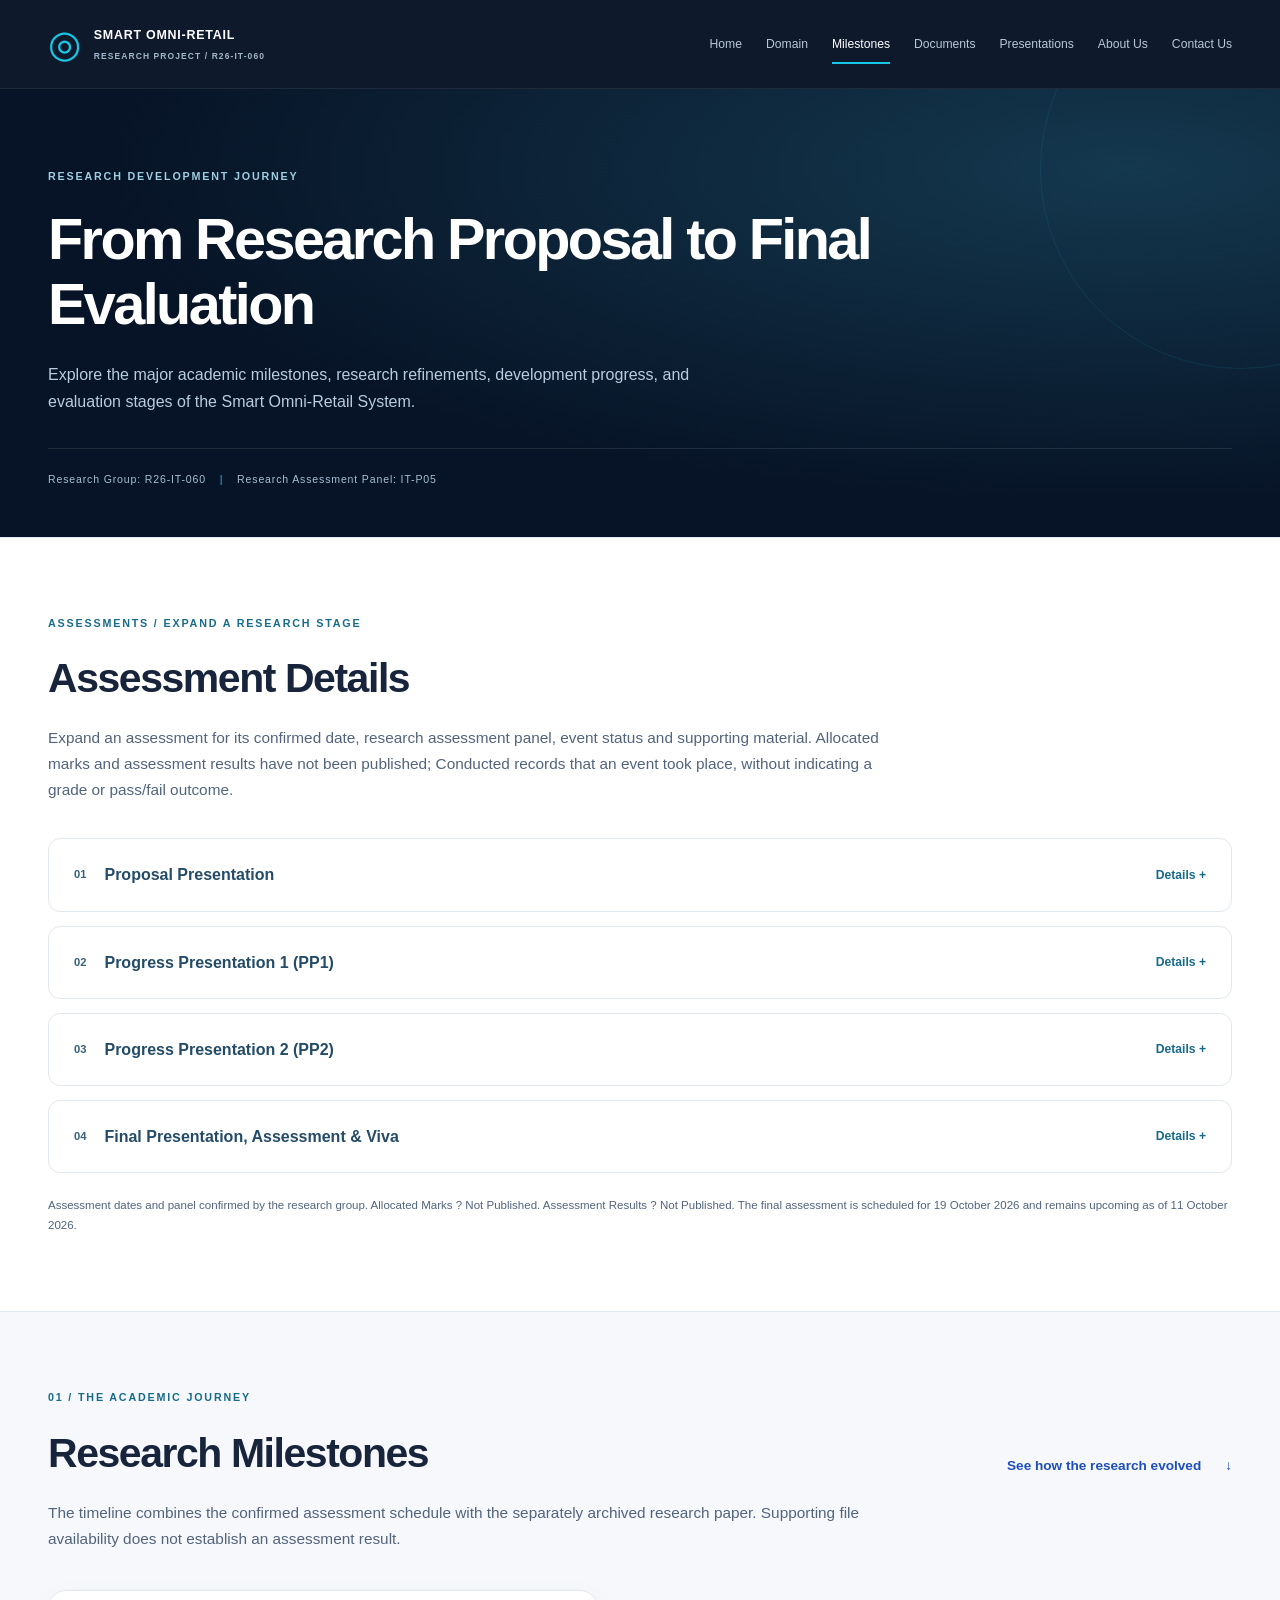
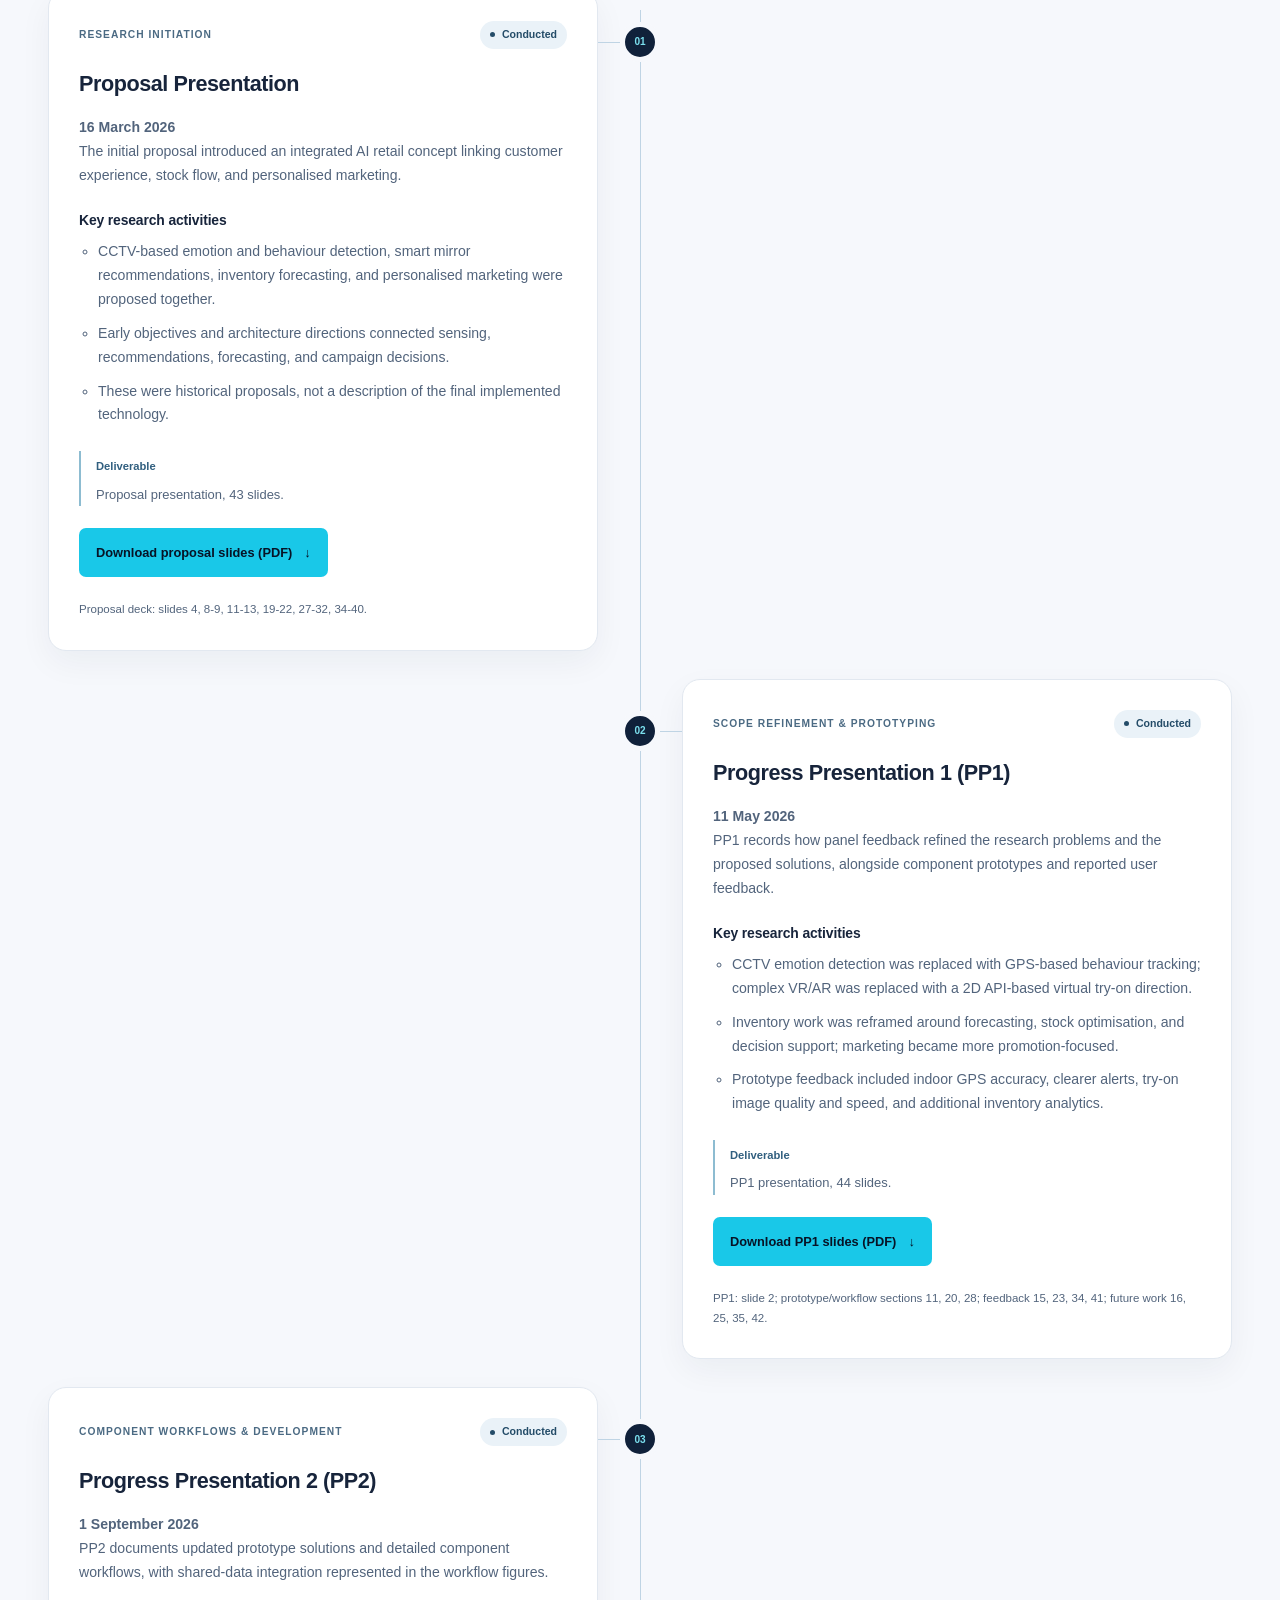
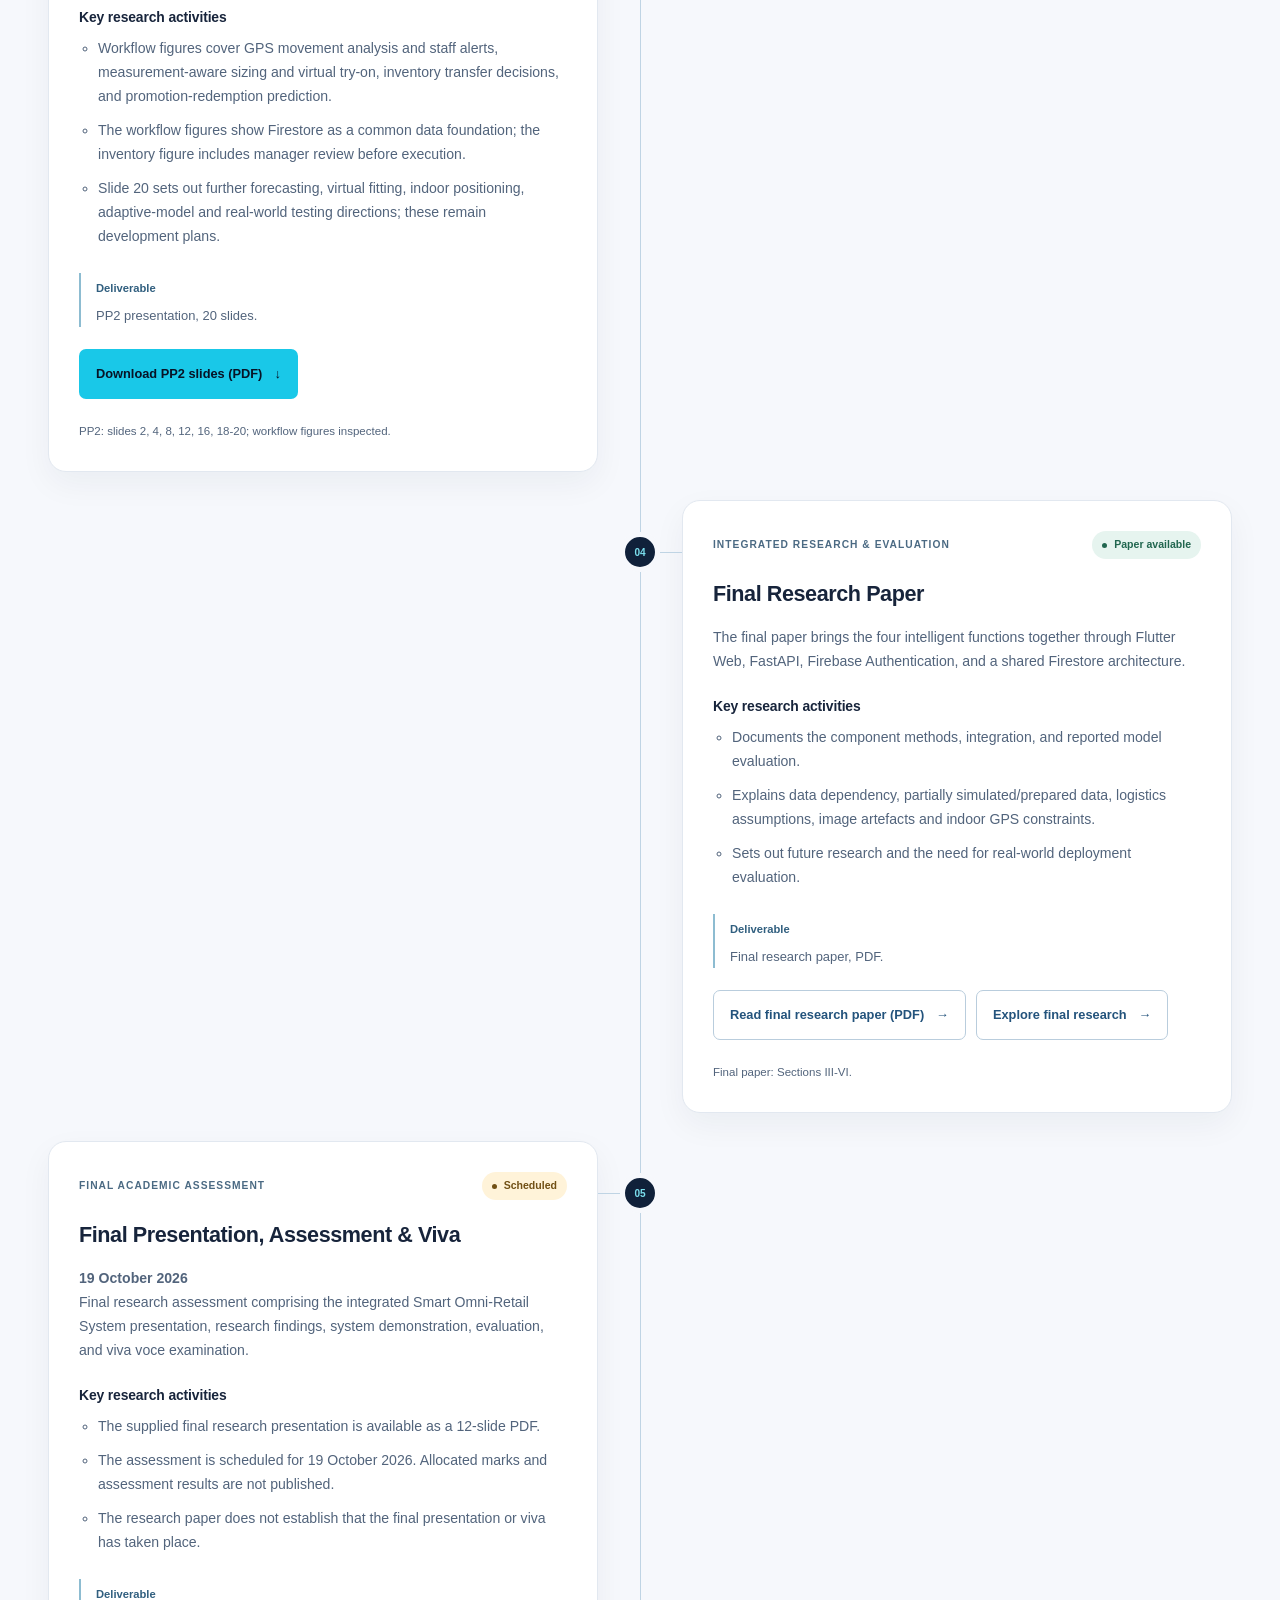
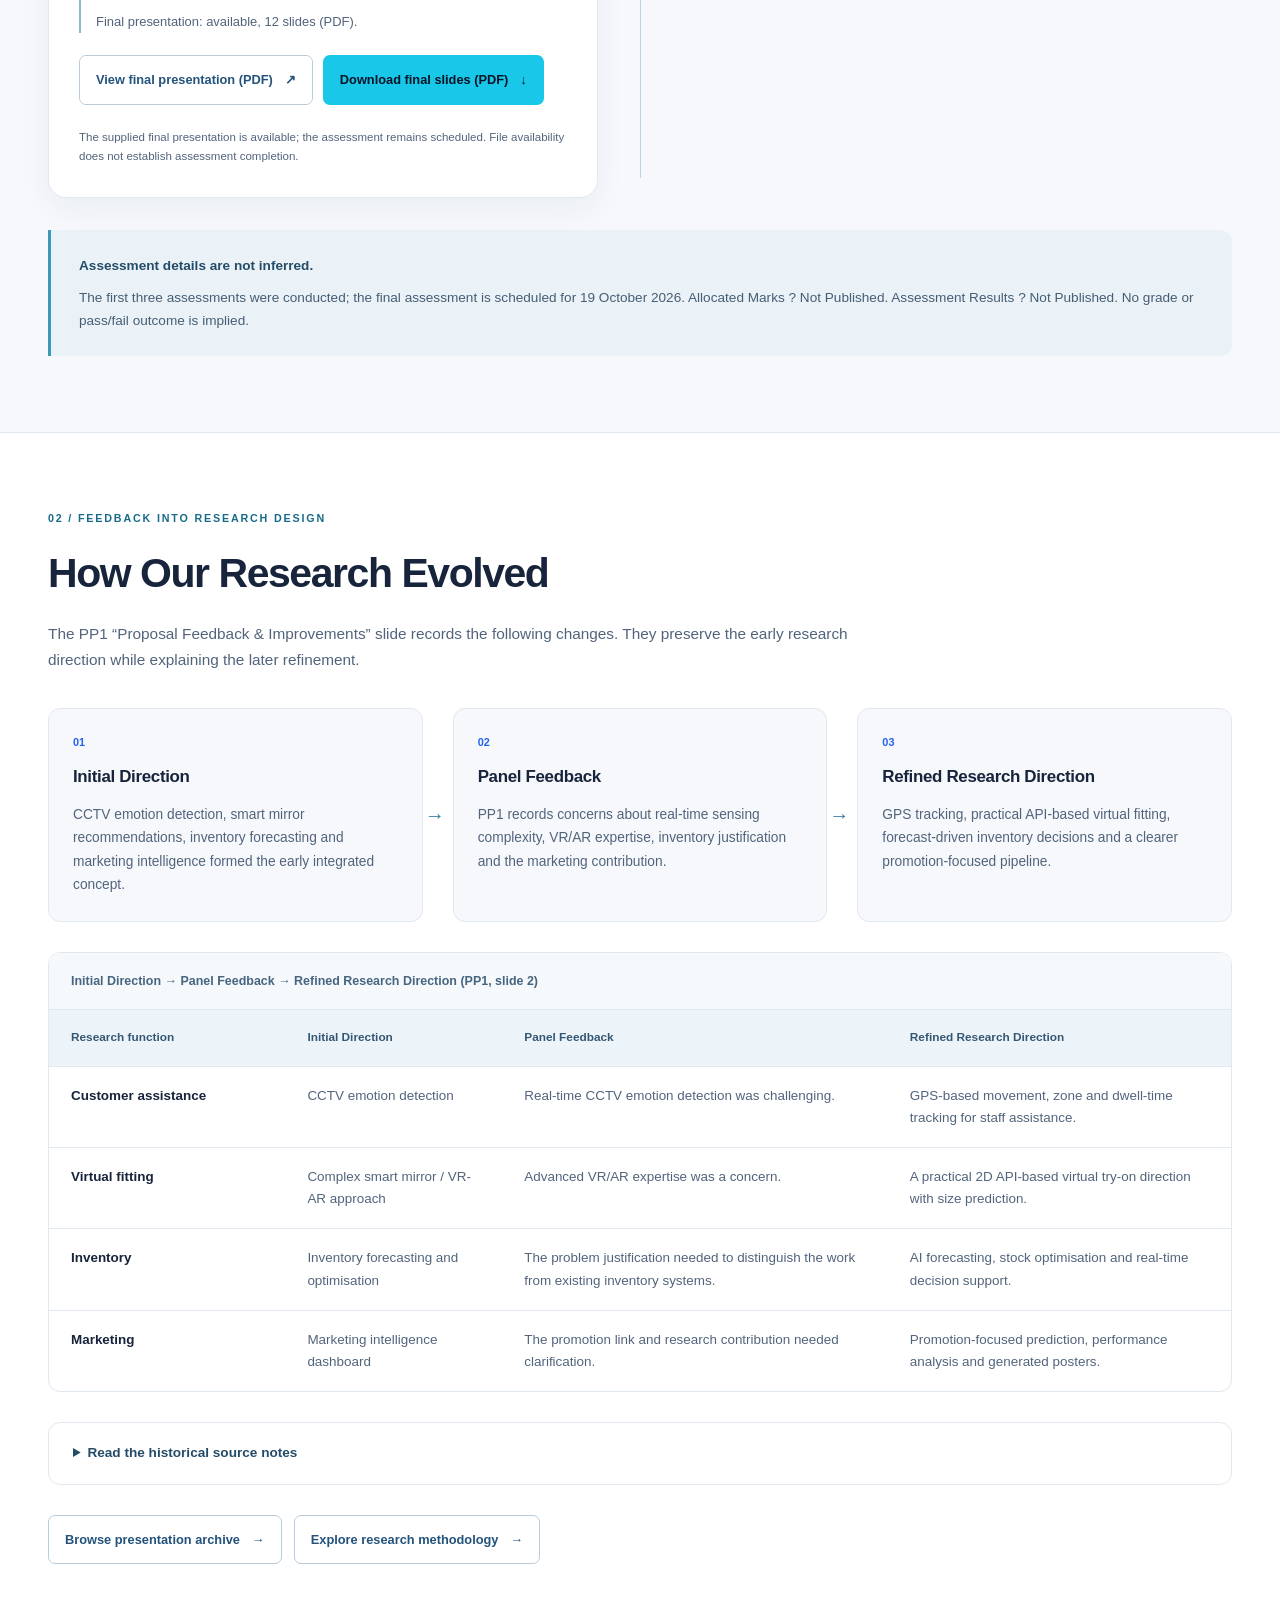
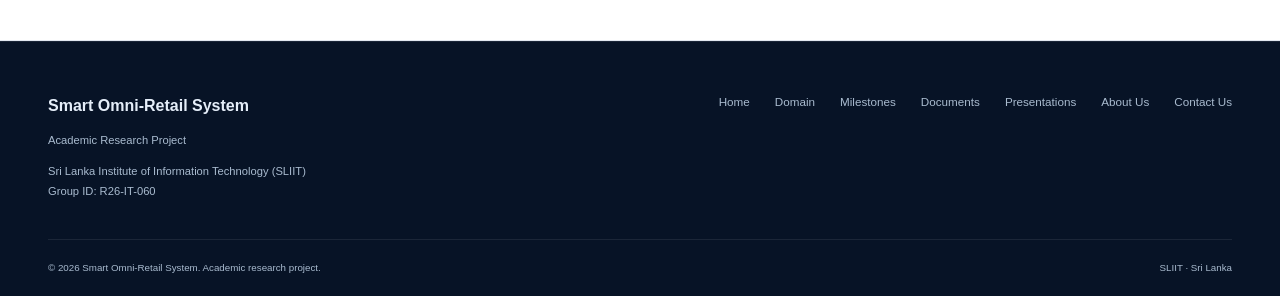
<file: milestones.html>
<!doctype html>
<html lang="en">
  <head>
    <meta charset="utf-8" />
    <meta name="viewport" content="width=device-width,initial-scale=1" />
    <meta
      name="description"
      content="Smart Omni-Retail System: an integrated AI-driven fashion retail research project at SLIIT, group R26-IT-060."
    />
    <meta name="theme-color" content="#071326" />
    <title>Milestones | Smart Omni-Retail Research</title>
    <link rel="stylesheet" href="css/style.css" />
    <link rel="stylesheet" href="css/components.css" />
    <link rel="stylesheet" href="css/responsive.css" />
  </head>
  <body>
    <a class="skip" href="#main">Skip to main content</a>
    <header>
      <div class="container header-inner">
        <a class="brand" href="index.html"
          ><span class="brand-mark" aria-hidden="true">&#9678;</span
          ><span
            >SMART OMNI-RETAIL<small>RESEARCH PROJECT / R26-IT-060</small></span
          ></a
        >
        <nav class="desktop-nav" aria-label="Main navigation">
          <a href="index.html">Home</a><a href="domain.html">Domain</a
          ><a href="milestones.html" aria-current="page">Milestones</a
          ><a href="documents.html">Documents</a
          ><a href="presentations.html">Presentations</a
          ><a href="about.html">About Us</a
          ><a href="contact.html">Contact Us</a>
        </nav>
        <details class="mobile-nav">
          <summary>Menu <span aria-hidden="true">&#43;</span></summary>
          <nav aria-label="Mobile navigation">
            <a href="index.html">Home</a><a href="domain.html">Domain</a
            ><a href="milestones.html" aria-current="page">Milestones</a
            ><a href="documents.html">Documents</a
            ><a href="presentations.html">Presentations</a
            ><a href="about.html">About Us</a
            ><a href="contact.html">Contact Us</a>
          </nav>
        </details>
      </div>
    </header>
    <main id="main" class="archive-page"><section class="archive-hero"><div class="container"><p class="eyebrow">RESEARCH DEVELOPMENT JOURNEY</p><h1>From Research Proposal to Final Evaluation</h1><p class="archive-hero-description">Explore the major academic milestones, research refinements, development progress, and evaluation stages of the Smart Omni-Retail System.</p><div class="archive-hero-meta">Research Group: R26-IT-060 <span aria-hidden="true">|</span> Research Assessment Panel: IT-P05</div></div></section><section class="section white-section" id="assessments"><div class="container"><p class="eyebrow">ASSESSMENTS / EXPAND A RESEARCH STAGE</p><h2>Assessment Details</h2><p class="archive-lead">Expand an assessment for its confirmed date, research assessment panel, event status and supporting material. Allocated marks and assessment results have not been published; Conducted records that an event took place, without indicating a grade or pass/fail outcome.</p><div class="assessment-selector"><details class="assessment-item"><summary><span class="assessment-index" aria-hidden="true">01</span><span>Proposal Presentation</span><span class="assessment-toggle" aria-hidden="true">Details +</span></summary><div class="assessment-content"><h3>Proposal Presentation</h3><p>Initial presentation of the research problem, identified research gaps, proposed objectives, methodology, system architecture, and planned research contributions.</p><dl class="assessment-meta"><div><dt>Assessment date</dt><dd><time datetime="2026-03-16">16 March 2026</time></dd></div><div><dt>Research Assessment Panel</dt><dd>IT-P05</dd></div><div><dt>Milestone status</dt><dd><span class="availability is-conducted">Conducted</span></dd></div><div><dt>Allocated Marks</dt><dd><span class="availability is-pending">Not Published</span></dd></div><div><dt>Assessment Results</dt><dd><span class="availability is-pending">Not Published</span></dd></div></dl><a class="button archive-outline" href="presentations/slides/proposal-presentation.pdf" target="_blank" rel="noopener noreferrer">View proposal presentation (PDF) <span aria-hidden="true">&#8599;</span></a></div></details><details class="assessment-item"><summary><span class="assessment-index" aria-hidden="true">02</span><span>Progress Presentation 1 (PP1)</span><span class="assessment-toggle" aria-hidden="true">Details +</span></summary><div class="assessment-content"><h3>Progress Presentation 1 (PP1)</h3><p>First research progress evaluation covering literature findings, component development, methodological progress, initial implementation, and research direction.</p><dl class="assessment-meta"><div><dt>Assessment date</dt><dd><time datetime="2026-05-11">11 May 2026</time></dd></div><div><dt>Research Assessment Panel</dt><dd>IT-P05</dd></div><div><dt>Milestone status</dt><dd><span class="availability is-conducted">Conducted</span></dd></div><div><dt>Allocated Marks</dt><dd><span class="availability is-pending">Not Published</span></dd></div><div><dt>Assessment Results</dt><dd><span class="availability is-pending">Not Published</span></dd></div></dl><a class="button archive-outline" href="presentations/slides/pp1-presentation.pdf" target="_blank" rel="noopener noreferrer">View PP1 presentation (PDF) <span aria-hidden="true">&#8599;</span></a></div></details><details class="assessment-item"><summary><span class="assessment-index" aria-hidden="true">03</span><span>Progress Presentation 2 (PP2)</span><span class="assessment-toggle" aria-hidden="true">Details +</span></summary><div class="assessment-content"><h3>Progress Presentation 2 (PP2)</h3><p>Second research progress evaluation demonstrating component implementation, model development, system integration progress, testing, and preliminary research outcomes.</p><dl class="assessment-meta"><div><dt>Assessment date</dt><dd><time datetime="2026-09-01">1 September 2026</time></dd></div><div><dt>Research Assessment Panel</dt><dd>IT-P05</dd></div><div><dt>Milestone status</dt><dd><span class="availability is-conducted">Conducted</span></dd></div><div><dt>Allocated Marks</dt><dd><span class="availability is-pending">Not Published</span></dd></div><div><dt>Assessment Results</dt><dd><span class="availability is-pending">Not Published</span></dd></div></dl><a class="button archive-outline" href="presentations/slides/pp2-presentation.pdf" target="_blank" rel="noopener noreferrer">View PP2 presentation (PDF) <span aria-hidden="true">&#8599;</span></a></div></details><details class="assessment-item"><summary><span class="assessment-index" aria-hidden="true">04</span><span>Final Presentation, Assessment &amp; Viva</span><span class="assessment-toggle" aria-hidden="true">Details +</span></summary><div class="assessment-content"><h3>Final Presentation, Assessment &amp; Viva</h3><p>Final research assessment comprising the integrated Smart Omni-Retail System presentation, research findings, system demonstration, evaluation, and viva voce examination.</p><dl class="assessment-meta"><div><dt>Assessment date</dt><dd><time datetime="2026-10-19">19 October 2026</time></dd></div><div><dt>Research Assessment Panel</dt><dd>IT-P05</dd></div><div><dt>Milestone status</dt><dd><span class="availability is-scheduled">Scheduled</span></dd></div><div><dt>Allocated Marks</dt><dd><span class="availability is-pending">Not Published</span></dd></div><div><dt>Assessment Results</dt><dd><span class="availability is-pending">Not Published</span></dd></div></dl><a class="button archive-outline" href="documents/research-pdfs/An%20AI%20Driven%20Smart%20Retail%20Recommendation%20System.pdf" target="_blank" rel="noopener noreferrer">Read available research paper (PDF) <span aria-hidden="true">&#8599;</span></a></div></details></div><p class="archive-source">Assessment dates and panel confirmed by the research group. Allocated Marks ? Not Published. Assessment Results ? Not Published. The final assessment is scheduled for 19 October 2026 and remains upcoming as of 11 October 2026.</p></div></section><section class="section" id="research-timeline"><div class="container"><div class="archive-section-heading"><div><p class="eyebrow">01 / THE ACADEMIC JOURNEY</p><h2>Research Milestones</h2></div><a class="text-link" href="#research-evolution">See how the research evolved <span aria-hidden="true">&#8595;</span></a></div><p class="archive-lead">The timeline combines the confirmed assessment schedule with the separately archived research paper. Supporting file availability does not establish an assessment result.</p><ol class="milestone-timeline"><li id="milestone-proposal"><span class="milestone-number" aria-hidden="true">01</span><article class="milestone-card"><div class="archive-card-top"><small>RESEARCH INITIATION</small><span class="availability is-conducted">Conducted</span></div><h3>Proposal Presentation</h3><p class="milestone-date"><time datetime="2026-03-16">16 March 2026</time></p><p>The initial proposal introduced an integrated AI retail concept linking customer experience, stock flow, and personalised marketing.</p><h4>Key research activities</h4><ul><li>CCTV-based emotion and behaviour detection, smart mirror recommendations, inventory forecasting, and personalised marketing were proposed together.</li><li>Early objectives and architecture directions connected sensing, recommendations, forecasting, and campaign decisions.</li><li>These were historical proposals, not a description of the final implemented technology.</li></ul><div class="verified-deliverable"><strong>Deliverable</strong><p>Proposal presentation, 43 slides.</p></div><div class="archive-actions"><a class="button primary" href="presentations/slides/proposal-presentation.pdf" download>Download proposal slides (PDF) <span aria-hidden="true">&#8595;</span></a></div><p class="archive-source">Proposal deck: slides 4, 8-9, 11-13, 19-22, 27-32, 34-40.</p></article></li><li id="milestone-pp1"><span class="milestone-number" aria-hidden="true">02</span><article class="milestone-card"><div class="archive-card-top"><small>SCOPE REFINEMENT & PROTOTYPING</small><span class="availability is-conducted">Conducted</span></div><h3>Progress Presentation 1 (PP1)</h3><p class="milestone-date"><time datetime="2026-05-11">11 May 2026</time></p><p>PP1 records how panel feedback refined the research problems and the proposed solutions, alongside component prototypes and reported user feedback.</p><h4>Key research activities</h4><ul><li>CCTV emotion detection was replaced with GPS-based behaviour tracking; complex VR/AR was replaced with a 2D API-based virtual try-on direction.</li><li>Inventory work was reframed around forecasting, stock optimisation, and decision support; marketing became more promotion-focused.</li><li>Prototype feedback included indoor GPS accuracy, clearer alerts, try-on image quality and speed, and additional inventory analytics.</li></ul><div class="verified-deliverable"><strong>Deliverable</strong><p>PP1 presentation, 44 slides.</p></div><div class="archive-actions"><a class="button primary" href="presentations/slides/pp1-presentation.pdf" download>Download PP1 slides (PDF) <span aria-hidden="true">&#8595;</span></a></div><p class="archive-source">PP1: slide 2; prototype/workflow sections 11, 20, 28; feedback 15, 23, 34, 41; future work 16, 25, 35, 42.</p></article></li><li id="milestone-pp2"><span class="milestone-number" aria-hidden="true">03</span><article class="milestone-card"><div class="archive-card-top"><small>COMPONENT WORKFLOWS & DEVELOPMENT</small><span class="availability is-conducted">Conducted</span></div><h3>Progress Presentation 2 (PP2)</h3><p class="milestone-date"><time datetime="2026-09-01">1 September 2026</time></p><p>PP2 documents updated prototype solutions and detailed component workflows, with shared-data integration represented in the workflow figures.</p><h4>Key research activities</h4><ul><li>Workflow figures cover GPS movement analysis and staff alerts, measurement-aware sizing and virtual try-on, inventory transfer decisions, and promotion-redemption prediction.</li><li>The workflow figures show Firestore as a common data foundation; the inventory figure includes manager review before execution.</li><li>Slide 20 sets out further forecasting, virtual fitting, indoor positioning, adaptive-model and real-world testing directions; these remain development plans.</li></ul><div class="verified-deliverable"><strong>Deliverable</strong><p>PP2 presentation, 20 slides.</p></div><div class="archive-actions"><a class="button primary" href="presentations/slides/pp2-presentation.pdf" download>Download PP2 slides (PDF) <span aria-hidden="true">&#8595;</span></a></div><p class="archive-source">PP2: slides 2, 4, 8, 12, 16, 18-20; workflow figures inspected.</p></article></li><li id="milestone-paper"><span class="milestone-number" aria-hidden="true">04</span><article class="milestone-card"><div class="archive-card-top"><small>INTEGRATED RESEARCH & EVALUATION</small><span class="availability is-available">Paper available</span></div><h3>Final Research Paper</h3><p>The final paper brings the four intelligent functions together through Flutter Web, FastAPI, Firebase Authentication, and a shared Firestore architecture.</p><h4>Key research activities</h4><ul><li>Documents the component methods, integration, and reported model evaluation.</li><li>Explains data dependency, partially simulated/prepared data, logistics assumptions, image artefacts and indoor GPS constraints.</li><li>Sets out future research and the need for real-world deployment evaluation.</li></ul><div class="verified-deliverable"><strong>Deliverable</strong><p>Final research paper, PDF.</p></div><div class="archive-actions"><a class="button archive-outline" href="documents/research-pdfs/An%20AI%20Driven%20Smart%20Retail%20Recommendation%20System.pdf">Read final research paper (PDF) <span aria-hidden="true">&#8594;</span></a><a class="button archive-outline" href="domain.html">Explore final research <span aria-hidden="true">&#8594;</span></a></div><p class="archive-source">Final paper: Sections III-VI.</p></article></li><li id="milestone-final"><span class="milestone-number" aria-hidden="true">05</span><article class="milestone-card"><div class="archive-card-top"><small>FINAL ACADEMIC ASSESSMENT</small><span class="availability is-scheduled">Scheduled</span></div><h3>Final Presentation, Assessment &amp; Viva</h3><p class="milestone-date"><time datetime="2026-10-19">19 October 2026</time></p><p>Final research assessment comprising the integrated Smart Omni-Retail System presentation, research findings, system demonstration, evaluation, and viva voce examination.</p><h4>Key research activities</h4><ul><li>The supplied final research presentation is available as a 12-slide PDF.</li><li>The assessment is scheduled for 19 October 2026. Allocated marks and assessment results are not published.</li><li>The research paper does not establish that the final presentation or viva has taken place.</li></ul><div class="verified-deliverable"><strong>Deliverable</strong><p>Final presentation: available, 12 slides (PDF).</p></div><div class="archive-actions"><a class="button archive-outline" href="presentations/slides/Final_presentation_final.pdf" target="_blank" rel="noopener noreferrer">View final presentation (PDF) <span aria-hidden="true">&#8599;</span></a><a class="button primary" href="presentations/slides/Final_presentation_final.pdf" download>Download final slides (PDF) <span aria-hidden="true">&#8595;</span></a></div><p class="archive-source">The supplied final presentation is available; the assessment remains scheduled. File availability does not establish assessment completion.</p></article></li></ol><aside class="archive-note"><strong>Assessment details are not inferred.</strong><p>The first three assessments were conducted; the final assessment is scheduled for 19 October 2026. Allocated Marks ? Not Published. Assessment Results ? Not Published. No grade or pass/fail outcome is implied.</p></aside></div></section><section class="section white-section" id="research-evolution"><div class="container"><p class="eyebrow">02 / FEEDBACK INTO RESEARCH DESIGN</p><h2>How Our Research Evolved</h2><p class="archive-lead">The PP1 &ldquo;Proposal Feedback &amp; Improvements&rdquo; slide records the following changes. They preserve the early research direction while explaining the later refinement.</p><ol class="research-progression refinement-flow"><li><span class="index">01</span><h3>Initial Direction</h3><p>CCTV emotion detection, smart mirror recommendations, inventory forecasting and marketing intelligence formed the early integrated concept.</p></li><li><span class="index">02</span><h3>Panel Feedback</h3><p>PP1 records concerns about real-time sensing complexity, VR/AR expertise, inventory justification and the marketing contribution.</p></li><li><span class="index">03</span><h3>Refined Research Direction</h3><p>GPS tracking, practical API-based virtual fitting, forecast-driven inventory decisions and a clearer promotion-focused pipeline.</p></li></ol><div class="evolution-table" role="region" aria-label="Research refinements" tabindex="0"><table><caption>Initial Direction &rarr; Panel Feedback &rarr; Refined Research Direction (PP1, slide 2)</caption><thead><tr><th scope="col">Research function</th><th scope="col">Initial Direction</th><th scope="col">Panel Feedback</th><th scope="col">Refined Research Direction</th></tr></thead><tbody><tr><th scope="row">Customer assistance</th><td>CCTV emotion detection</td><td>Real-time CCTV emotion detection was challenging.</td><td>GPS-based movement, zone and dwell-time tracking for staff assistance.</td></tr><tr><th scope="row">Virtual fitting</th><td>Complex smart mirror / VR-AR approach</td><td>Advanced VR/AR expertise was a concern.</td><td>A practical 2D API-based virtual try-on direction with size prediction.</td></tr><tr><th scope="row">Inventory</th><td>Inventory forecasting and optimisation</td><td>The problem justification needed to distinguish the work from existing inventory systems.</td><td>AI forecasting, stock optimisation and real-time decision support.</td></tr><tr><th scope="row">Marketing</th><td>Marketing intelligence dashboard</td><td>The promotion link and research contribution needed clarification.</td><td>Promotion-focused prediction, performance analysis and generated posters.</td></tr></tbody></table></div><details class="archive-disclosure"><summary>Read the historical source notes</summary><div><p>PP1 describes an earlier marketing prototype using Random Forest and Stable Diffusion. PP2's marketing workflow figure shows RFM and XGBoost redemption prediction. The final paper remains the authority for the final methods and evaluation.</p><p>PP1 contains explicit prototype-feedback sections. PP2 documents updated workflows and future work but does not provide a separate user-feedback account or a verified full-platform completion outcome. Feedback is attributed to PP1 rather than invented for PP2.</p><p>PP2's virtual-fitting text mentions Gemini, while its workflow figure describes Vertex AI. The final paper identifies Vertex AI virtual try-on; the historical slides remain unmodified.</p></div></details><div class="archive-bottom-links"><a class="button archive-outline" href="presentations.html">Browse presentation archive <span aria-hidden="true">&#8594;</span></a><a class="button archive-outline" href="domain.html">Explore research methodology <span aria-hidden="true">&#8594;</span></a></div></div></section></main>
    <footer>
      <div class="container footer-grid">
        <div>
          <a class="footer-brand" href="index.html">Smart Omni-Retail System</a>
          <p>Academic Research Project</p>
          <p>
            Sri Lanka Institute of Information Technology (SLIIT)<br />Group ID:
            R26-IT-060
          </p>
        </div>
        <nav aria-label="Footer navigation">
          <a href="index.html">Home</a><a href="domain.html">Domain</a
          ><a href="milestones.html">Milestones</a
          ><a href="documents.html">Documents</a
          ><a href="presentations.html">Presentations</a
          ><a href="about.html">About Us</a
          ><a href="contact.html">Contact Us</a>
        </nav>
      </div>
      <div class="container footer-bottom">
        <span
          >&copy; 2026 Smart Omni-Retail System. Academic research
          project.</span
        ><span>SLIIT &middot; Sri Lanka</span>
      </div>
    </footer>
  </body>
</html>
</file>
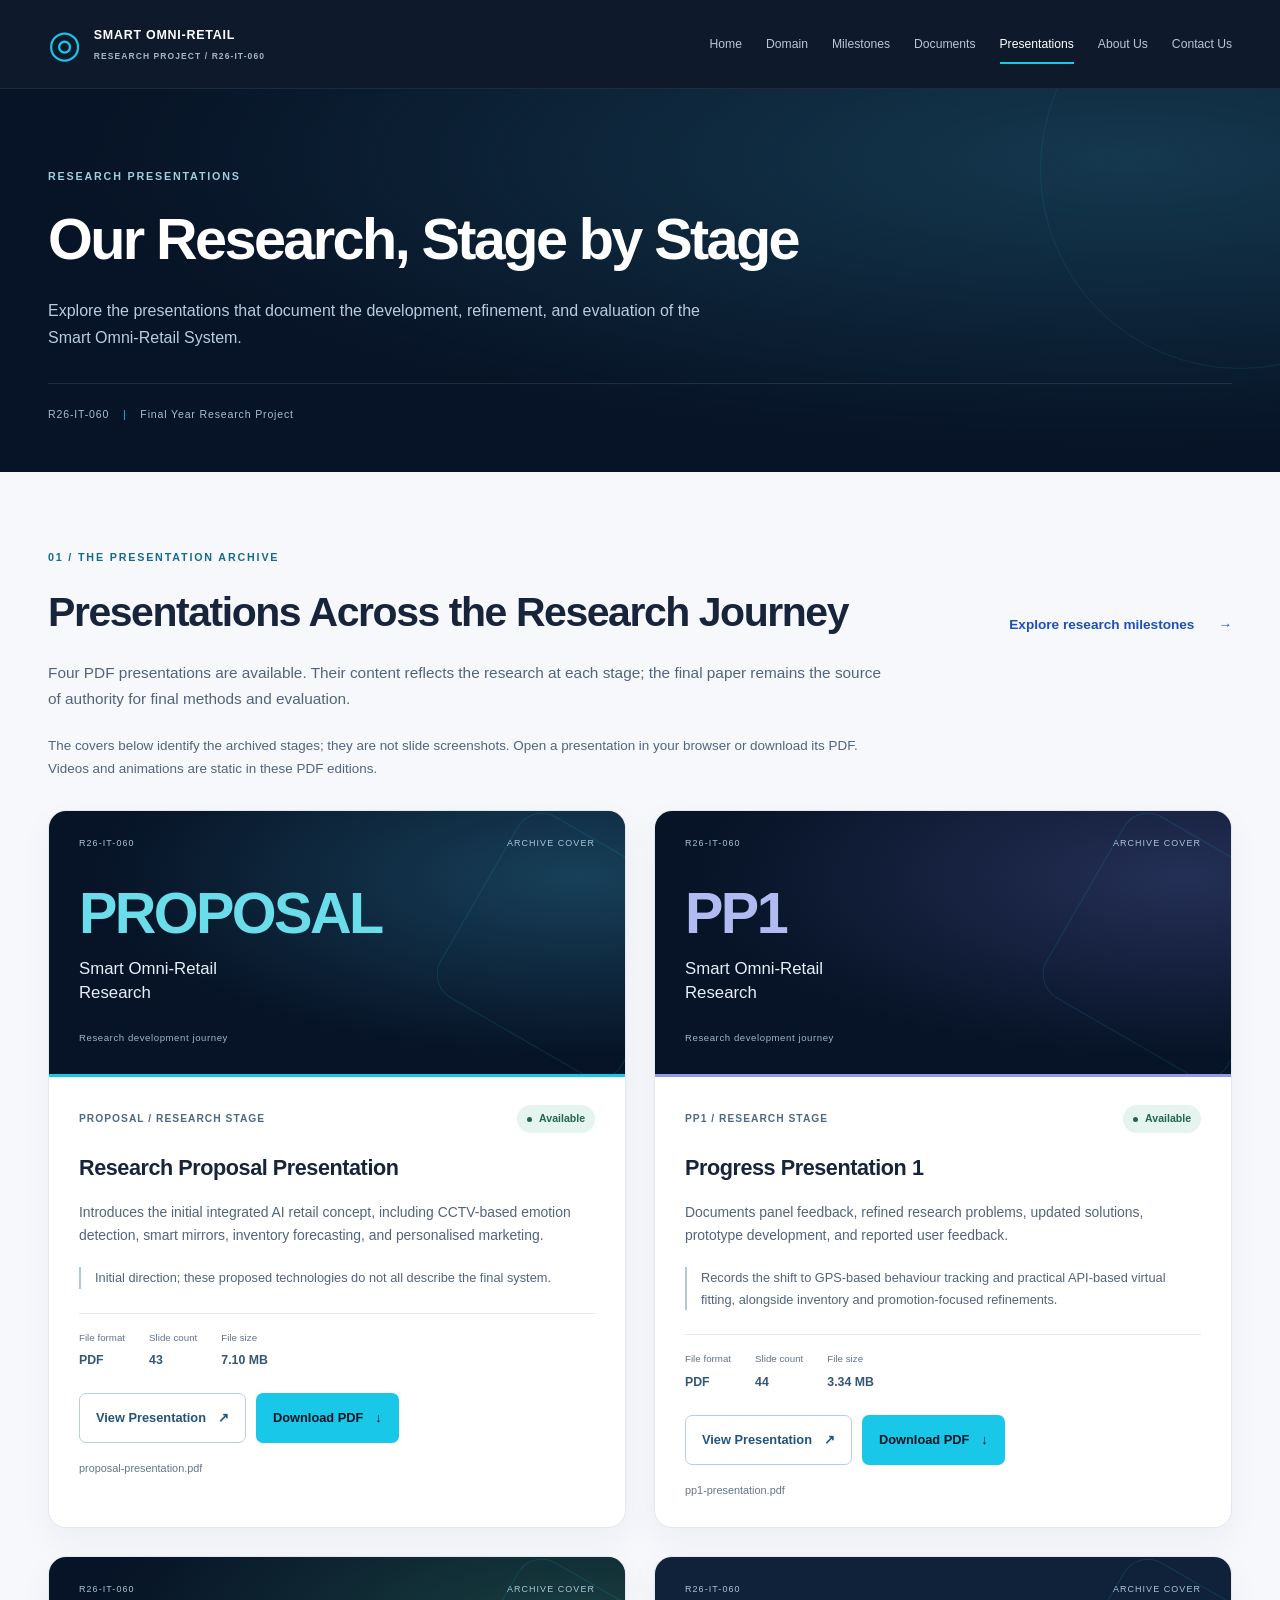
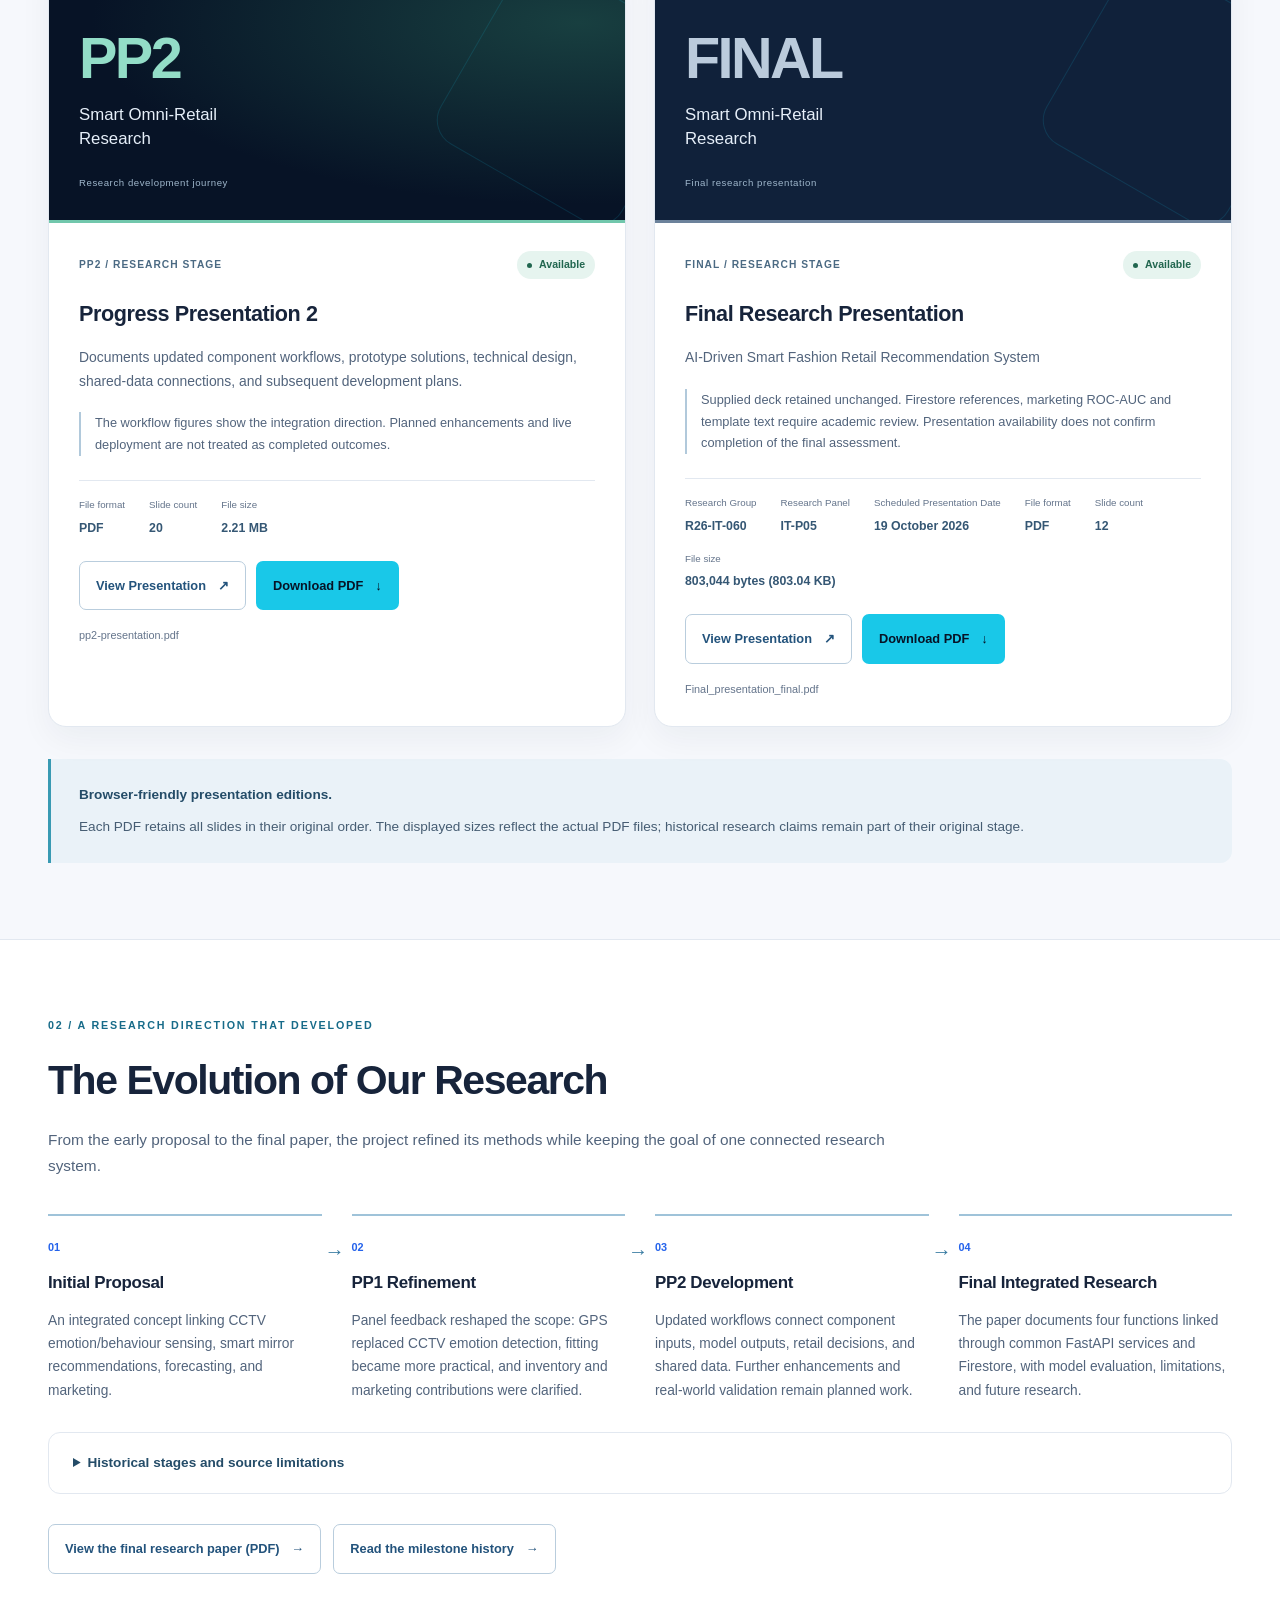
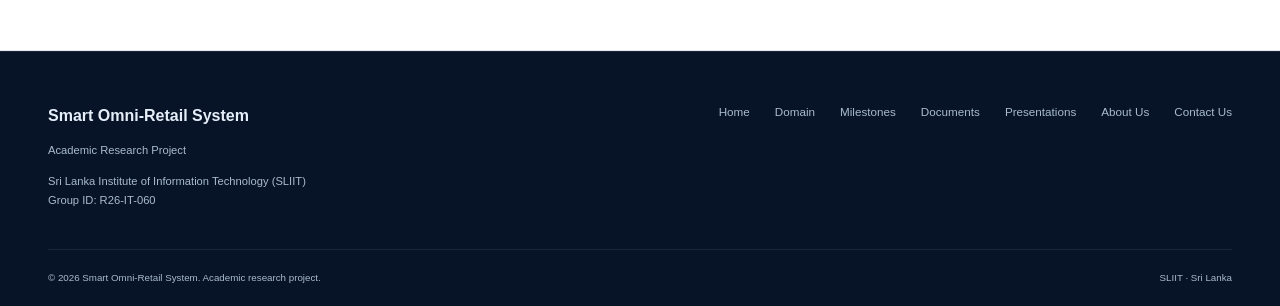
<file: presentations.html>
<!doctype html>
<html lang="en">
  <head>
    <meta charset="utf-8" />
    <meta name="viewport" content="width=device-width,initial-scale=1" />
    <meta
      name="description"
      content="Smart Omni-Retail System: an integrated AI-driven fashion retail research project at SLIIT, group R26-IT-060."
    />
    <meta name="theme-color" content="#071326" />
    <title>Presentations | Smart Omni-Retail Research</title>
    <link rel="stylesheet" href="css/style.css" />
    <link rel="stylesheet" href="css/components.css" />
    <link rel="stylesheet" href="css/responsive.css" />
  </head>
  <body>
    <a class="skip" href="#main">Skip to main content</a>
    <header>
      <div class="container header-inner">
        <a class="brand" href="index.html"
          ><span class="brand-mark" aria-hidden="true">&#9678;</span
          ><span
            >SMART OMNI-RETAIL<small>RESEARCH PROJECT / R26-IT-060</small></span
          ></a
        >
        <nav class="desktop-nav" aria-label="Main navigation">
          <a href="index.html">Home</a><a href="domain.html">Domain</a
          ><a href="milestones.html">Milestones</a
          ><a href="documents.html">Documents</a
          ><a href="presentations.html" aria-current="page">Presentations</a
          ><a href="about.html">About Us</a
          ><a href="contact.html">Contact Us</a>
        </nav>
        <details class="mobile-nav">
          <summary>Menu <span aria-hidden="true">&#43;</span></summary>
          <nav aria-label="Mobile navigation">
            <a href="index.html">Home</a><a href="domain.html">Domain</a
            ><a href="milestones.html">Milestones</a
            ><a href="documents.html">Documents</a
            ><a href="presentations.html" aria-current="page">Presentations</a
            ><a href="about.html">About Us</a
            ><a href="contact.html">Contact Us</a>
          </nav>
        </details>
      </div>
    </header>
    <main id="main" class="archive-page"><section class="archive-hero"><div class="container"><p class="eyebrow">RESEARCH PRESENTATIONS</p><h1>Our Research, Stage by Stage</h1><p class="archive-hero-description">Explore the presentations that document the development, refinement, and evaluation of the Smart Omni-Retail System.</p><div class="archive-hero-meta">R26-IT-060 <span aria-hidden="true">|</span> Final Year Research Project</div></div></section><section class="section" id="presentation-gallery"><div class="container"><div class="archive-section-heading"><div><p class="eyebrow">01 / THE PRESENTATION ARCHIVE</p><h2>Presentations Across the Research Journey</h2></div><a class="text-link" href="milestones.html">Explore research milestones <span aria-hidden="true">&#8594;</span></a></div><p class="archive-lead">Four PDF presentations are available. Their content reflects the research at each stage; the final paper remains the source of authority for final methods and evaluation.</p><p class="archive-file-note">The covers below identify the archived stages; they are not slide screenshots. Open a presentation in your browser or download its PDF. Videos and animations are static in these PDF editions.</p><div class="presentation-grid"><article class="presentation-card cover-accent-0" id="proposal-presentation"><div class="presentation-cover" aria-hidden="true"><div class="cover-top"><span>R26-IT-060</span><span>ARCHIVE COVER</span></div><span class="cover-stage">PROPOSAL</span><div class="cover-title">Smart Omni-Retail<br>Research</div><div class="cover-bottom">Research development journey</div></div><div class="presentation-card-body"><div class="archive-card-top"><small>PROPOSAL / RESEARCH STAGE</small><span class="availability is-available">Available</span></div><h3>Research Proposal Presentation</h3><p>Introduces the initial integrated AI retail concept, including CCTV-based emotion detection, smart mirrors, inventory forecasting, and personalised marketing.</p><p class="historical-caption">Initial direction; these proposed technologies do not all describe the final system.</p><dl class="file-meta"><div><dt>File format</dt><dd>PDF</dd></div><div><dt>Slide count</dt><dd>43</dd></div><div><dt>File size</dt><dd>7.10 MB</dd></div></dl><div class="archive-actions"><a class="button archive-outline" href="presentations/slides/proposal-presentation.pdf" target="_blank" rel="noopener noreferrer" aria-label="View proposal presentation (PDF, opens in a new tab)">View Presentation <span aria-hidden="true">&#8599;</span></a><a class="button primary" href="presentations/slides/proposal-presentation.pdf" download aria-label="Download proposal presentation PDF">Download PDF <span aria-hidden="true">&#8595;</span></a></div><p class="actual-filename">proposal-presentation.pdf</p></div></article><article class="presentation-card cover-accent-1" id="pp1-presentation"><div class="presentation-cover" aria-hidden="true"><div class="cover-top"><span>R26-IT-060</span><span>ARCHIVE COVER</span></div><span class="cover-stage">PP1</span><div class="cover-title">Smart Omni-Retail<br>Research</div><div class="cover-bottom">Research development journey</div></div><div class="presentation-card-body"><div class="archive-card-top"><small>PP1 / RESEARCH STAGE</small><span class="availability is-available">Available</span></div><h3>Progress Presentation 1</h3><p>Documents panel feedback, refined research problems, updated solutions, prototype development, and reported user feedback.</p><p class="historical-caption">Records the shift to GPS-based behaviour tracking and practical API-based virtual fitting, alongside inventory and promotion-focused refinements.</p><dl class="file-meta"><div><dt>File format</dt><dd>PDF</dd></div><div><dt>Slide count</dt><dd>44</dd></div><div><dt>File size</dt><dd>3.34 MB</dd></div></dl><div class="archive-actions"><a class="button archive-outline" href="presentations/slides/pp1-presentation.pdf" target="_blank" rel="noopener noreferrer" aria-label="View PP1 presentation (PDF, opens in a new tab)">View Presentation <span aria-hidden="true">&#8599;</span></a><a class="button primary" href="presentations/slides/pp1-presentation.pdf" download aria-label="Download PP1 presentation PDF">Download PDF <span aria-hidden="true">&#8595;</span></a></div><p class="actual-filename">pp1-presentation.pdf</p></div></article><article class="presentation-card cover-accent-2" id="pp2-presentation"><div class="presentation-cover" aria-hidden="true"><div class="cover-top"><span>R26-IT-060</span><span>ARCHIVE COVER</span></div><span class="cover-stage">PP2</span><div class="cover-title">Smart Omni-Retail<br>Research</div><div class="cover-bottom">Research development journey</div></div><div class="presentation-card-body"><div class="archive-card-top"><small>PP2 / RESEARCH STAGE</small><span class="availability is-available">Available</span></div><h3>Progress Presentation 2</h3><p>Documents updated component workflows, prototype solutions, technical design, shared-data connections, and subsequent development plans.</p><p class="historical-caption">The workflow figures show the integration direction. Planned enhancements and live deployment are not treated as completed outcomes.</p><dl class="file-meta"><div><dt>File format</dt><dd>PDF</dd></div><div><dt>Slide count</dt><dd>20</dd></div><div><dt>File size</dt><dd>2.21 MB</dd></div></dl><div class="archive-actions"><a class="button archive-outline" href="presentations/slides/pp2-presentation.pdf" target="_blank" rel="noopener noreferrer" aria-label="View PP2 presentation (PDF, opens in a new tab)">View Presentation <span aria-hidden="true">&#8599;</span></a><a class="button primary" href="presentations/slides/pp2-presentation.pdf" download aria-label="Download PP2 presentation PDF">Download PDF <span aria-hidden="true">&#8595;</span></a></div><p class="actual-filename">pp2-presentation.pdf</p></div></article><article class="presentation-card cover-accent-3" id="final-presentation"><div class="presentation-cover" aria-hidden="true"><div class="cover-top"><span>R26-IT-060</span><span>ARCHIVE COVER</span></div><span class="cover-stage">FINAL</span><div class="cover-title">Smart Omni-Retail<br>Research</div><div class="cover-bottom">Final research presentation</div></div><div class="presentation-card-body"><div class="archive-card-top"><small>FINAL / RESEARCH STAGE</small><span class="availability is-available">Available</span></div><h3>Final Research Presentation</h3><p>AI-Driven Smart Fashion Retail Recommendation System</p><p class="historical-caption">Supplied deck retained unchanged. Firestore references, marketing ROC-AUC and template text require academic review. Presentation availability does not confirm completion of the final assessment.</p><dl class="file-meta"><div><dt>Research Group</dt><dd>R26-IT-060</dd></div><div><dt>Research Panel</dt><dd>IT-P05</dd></div><div><dt>Scheduled Presentation Date</dt><dd><time datetime="2026-10-19">19 October 2026</time></dd></div><div><dt>File format</dt><dd>PDF</dd></div><div><dt>Slide count</dt><dd>12</dd></div><div><dt>File size</dt><dd>803,044 bytes (803.04 KB)</dd></div></dl><div class="archive-actions"><a class="button archive-outline" href="presentations/slides/Final_presentation_final.pdf" target="_blank" rel="noopener noreferrer" aria-label="View final research presentation (PDF, opens in a new tab)">View Presentation <span aria-hidden="true">&#8599;</span></a><a class="button primary" href="presentations/slides/Final_presentation_final.pdf" download aria-label="Download final research presentation PDF">Download PDF <span aria-hidden="true">&#8595;</span></a></div><p class="actual-filename">Final_presentation_final.pdf</p></div></article></div><aside class="archive-note"><strong>Browser-friendly presentation editions.</strong><p>Each PDF retains all slides in their original order. The displayed sizes reflect the actual PDF files; historical research claims remain part of their original stage.</p></aside></div></section><section class="section white-section" id="presentation-evolution"><div class="container"><p class="eyebrow">02 / A RESEARCH DIRECTION THAT DEVELOPED</p><h2>The Evolution of Our Research</h2><p class="archive-lead">From the early proposal to the final paper, the project refined its methods while keeping the goal of one connected research system.</p><ol class="research-progression"><li><span class="index">01</span><h3>Initial Proposal</h3><p>An integrated concept linking CCTV emotion/behaviour sensing, smart mirror recommendations, forecasting, and marketing.</p></li><li><span class="index">02</span><h3>PP1 Refinement</h3><p>Panel feedback reshaped the scope: GPS replaced CCTV emotion detection, fitting became more practical, and inventory and marketing contributions were clarified.</p></li><li><span class="index">03</span><h3>PP2 Development</h3><p>Updated workflows connect component inputs, model outputs, retail decisions, and shared data. Further enhancements and real-world validation remain planned work.</p></li><li><span class="index">04</span><h3>Final Integrated Research</h3><p>The paper documents four functions linked through common FastAPI services and Firestore, with model evaluation, limitations, and future research.</p></li></ol><details class="archive-disclosure"><summary>Historical stages and source limitations</summary><div><p>Research-stage summaries are based on the proposal, PP1, PP2, and final paper, not on filenames or assumed assessment outcomes. No dates, grades or completion percentages are assigned.</p><p>PP1 records explicit prototype feedback. PP2 provides workflows and future directions, but no separate verified user-feedback account. Earlier marketing and virtual-fitting technology choices remain part of the original decks; final methods are described in the research paper and Domain page.</p></div></details><div class="archive-bottom-links"><a class="button archive-outline" href="documents/research-pdfs/An%20AI%20Driven%20Smart%20Retail%20Recommendation%20System.pdf">View the final research paper (PDF) <span aria-hidden="true">&#8594;</span></a><a class="button archive-outline" href="milestones.html">Read the milestone history <span aria-hidden="true">&#8594;</span></a></div></div></section></main>
    <footer>
      <div class="container footer-grid">
        <div>
          <a class="footer-brand" href="index.html">Smart Omni-Retail System</a>
          <p>Academic Research Project</p>
          <p>
            Sri Lanka Institute of Information Technology (SLIIT)<br />Group ID:
            R26-IT-060
          </p>
        </div>
        <nav aria-label="Footer navigation">
          <a href="index.html">Home</a><a href="domain.html">Domain</a
          ><a href="milestones.html">Milestones</a
          ><a href="documents.html">Documents</a
          ><a href="presentations.html">Presentations</a
          ><a href="about.html">About Us</a
          ><a href="contact.html">Contact Us</a>
        </nav>
      </div>
      <div class="container footer-bottom">
        <span
          >&copy; 2026 Smart Omni-Retail System. Academic research
          project.</span
        ><span>SLIIT &middot; Sri Lanka</span>
      </div>
    </footer>
  </body>
</html>
</file>
<file: css/style.css>
/* Design tokens, reset, typography and global layout */
:root {
  --navy: #071326;
  --navy-soft: #10213a;
  --cyan: #19c8e8;
  --blue: #2563eb;
  --background: #f6f8fc;
  --white: #fff;
  --text: #17243b;
  --muted: #52647c;
  --border: #e2e8f0;
  --radius: 18px;
  --shadow: 0 12px 32px rgb(23 36 59 / 5%);
}
*,
*::before,
*::after {
  box-sizing: border-box;
}
html {
  scroll-behavior: smooth;
  scroll-padding-top: 110px;
}
body {
  margin: 0;
  background: var(--background);
  color: var(--text);
  font-family: "Segoe UI", Arial, sans-serif;
  font-size: 16px;
  line-height: 1.7;
  -webkit-font-smoothing: antialiased;
}
h1,
h2,
h3,
p,
figure {
  margin: 0;
}
h1,
h2,
h3 {
  line-height: 1.18;
  letter-spacing: -0.035em;
}
h2 {
  font-size: clamp(1.9rem, 3.2vw, 2.85rem);
  font-weight: 650;
}
h3 {
  font-size: 1.12rem;
  letter-spacing: -0.02em;
}
a {
  color: inherit;
  text-decoration: none;
}
a:focus-visible,
summary:focus-visible {
  outline: 3px solid var(--blue);
  outline-offset: 5px;
}
svg {
  width: 25px;
  height: 25px;
  flex-shrink: 0;
}
::selection {
  background: #b4eff7;
  color: var(--navy);
}
.container {
  width: min(1240px, calc(100% - 96px));
  margin-inline: auto;
}
.section {
  padding: 94px 0;
}
.eyebrow {
  font-size: 0.67rem;
  letter-spacing: 0.17em;
  font-weight: 700;
  color: #176b89;
  margin-bottom: 22px;
}
.section-heading {
  display: flex;
  justify-content: space-between;
  align-items: end;
  gap: 32px;
  margin-bottom: 38px;
}
.section-heading > p {
  color: var(--muted);
  font-size: 0.9rem;
}
.description {
  color: var(--muted);
  margin-top: 24px;
  max-width: 470px;
}
.muted {
  color: var(--muted);
  font-size: 0.85rem;
}
.button-row {
  display: flex;
  flex-wrap: wrap;
  gap: 12px;
}
.text-link {
  display: inline-flex;
  align-items: center;
  gap: 24px;
  color: #1d4ebc;
  font-weight: 650;
  font-size: 0.85rem;
}
.text-link:hover {
  color: #13407e;
}
.skip {
  position: fixed;
  top: 10px;
  left: 12px;
  z-index: 100;
  background: white;
  color: var(--navy);
  padding: 10px 16px;
  transform: translateY(-160%);
}
.skip:focus {
  transform: translateY(0);
}

/* Allow grid children to shrink at narrow viewport widths. */
.hero-grid > * {
  min-width: 0;
}
.hero-visual {
  min-width: 0;
}

/* Phase 2: scoped academic layout; existing pages retain their tokens. */
html.domain-document{--research-header-height:88px;--research-nav-height:56px;scroll-padding-top:calc(var(--research-header-height) + var(--research-nav-height) + 18px)}
.domain-page{--domain-cyan:#08768c;--domain-purple:#7754a4;--domain-green:#28735c}
.domain-page .section{padding-block:76px}.domain-page p{overflow-wrap:break-word}.domain-page h2{max-width:840px}.domain-page h4{font-size:.83rem;margin:22px 0 10px;letter-spacing:.015em}.domain-page h4:first-child{margin-top:0}.domain-page ul{padding-left:20px}.domain-page li{padding-left:2px}.domain-page li+li{margin-top:7px}.domain-page .domain-lead{font-size:.96rem;color:var(--muted);max-width:820px;margin:22px 0 32px}.domain-page .source-line{font-size:.75rem;color:var(--muted);margin-top:24px}.domain-page small{font-size:.65rem;letter-spacing:.1em;font-weight:650}.domain-page .domain-intro{display:grid;grid-template-columns:.9fr 1.1fr;gap:75px}.domain-page .domain-intro p:not(.eyebrow){color:var(--muted);font-size:.94rem}.domain-page .domain-intro p+p{margin-top:18px}.domain-page .domain-figure{margin-top:36px}.domain-page figcaption{font-size:.76rem;color:var(--muted);margin-top:20px;line-height:1.6}.domain-page .citations{font-size:.78rem;white-space:normal}.domain-page .citations a{display:inline-block;color:#1d4ebc;text-decoration:underline;text-underline-offset:3px;padding-inline:2px}.domain-page .domain-note a{text-decoration:underline;text-underline-offset:3px;color:#1d4ebc}.domain-page .back-top{margin-top:30px}

/* Phase 3: scoped archive layout and typography. */
.archive-page{--archive-cyan:#126f88;--archive-purple:#7256a3;--archive-green:#28735c}
.archive-page .section{padding-block:76px}
.archive-page h2{max-width:850px}
.archive-page p{overflow-wrap:break-word}
.archive-page h4{font-size:.87rem;letter-spacing:-.01em;line-height:1.45}
.archive-page .archive-lead{color:var(--muted);font-size:.96rem;max-width:840px;margin:23px 0 35px}
.archive-page .archive-section-heading{display:flex;justify-content:space-between;align-items:end;gap:30px}
.archive-page .archive-section-heading .text-link{flex-shrink:0}
.archive-page small{font-size:.64rem;font-weight:700;letter-spacing:.1em;line-height:1.6}
.archive-page .button{max-width:100%;gap:12px;padding-inline:16px;text-align:center}
.archive-page .button span{flex-shrink:0}
.archive-page .archive-source{font-size:.72rem;color:var(--muted);margin-top:23px}
.archive-page .archive-file-note{font-size:.84rem;color:var(--muted);margin:-12px 0 30px;max-width:820px}
</file>
<file: css/components.css>
/* Navigation and shared components */
header {
  position: sticky;
  top: 0;
  z-index: 20;
  background: rgb(7 19 38 / 97%);
  color: white;
  border-bottom: 1px solid #ffffff12;
}
.header-inner {
  display: flex;
  align-items: center;
  justify-content: space-between;
  gap: 24px;
  min-height: 88px;
}
.brand {
  display: flex;
  align-items: center;
  gap: 12px;
  font-size: 0.78rem;
  letter-spacing: 0.06em;
  font-weight: 700;
  flex-shrink: 0;
}
.brand small {
  display: block;
  color: #a4b4c9;
  font-size: 0.53rem;
  letter-spacing: 0.13em;
  margin-top: 3px;
}
.brand-mark {
  color: var(--cyan);
  font-size: 2.4rem;
  font-weight: 400;
  line-height: 1;
}
.desktop-nav {
  display: flex;
  gap: 24px;
  align-items: center;
}
.desktop-nav a {
  position: relative;
  font-size: 0.76rem;
  color: #b9c7d9;
  padding: 32px 0;
  transition: color 0.2s;
}
.desktop-nav a:hover,
.desktop-nav a[aria-current] {
  color: white;
}
.desktop-nav a[aria-current]::after {
  content: "";
  position: absolute;
  bottom: 22px;
  left: 0;
  right: 0;
  height: 2px;
  background: var(--cyan);
}
.mobile-nav {
  display: none;
}
.button {
  display: inline-flex;
  align-items: center;
  justify-content: center;
  gap: 22px;
  min-height: 48px;
  padding: 13px 20px;
  border-radius: 7px;
  font-size: 0.8rem;
  font-weight: 650;
  border: 1px solid transparent;
  transition:
    background 0.2s,
    transform 0.2s;
}
.button:hover {
  transform: translateY(-2px);
}
.primary {
  background: var(--cyan);
  color: #071326;
}
.primary:hover {
  background: #70e2f3;
}
.outline {
  border-color: #52627b;
  color: #edf4fd;
  background: #ffffff03;
}
.outline:hover {
  background: #ffffff0e;
}
/* Dark hero and conceptual integration graphic */
.hero {
  background:
    radial-gradient(ellipse at 82% 32%, #12304a 0, transparent 50%), var(--navy);
  color: white;
  overflow: hidden;
}
.hero-grid {
  display: grid;
  grid-template-columns: 1fr 1fr;
  gap: 54px;
  padding-top: 76px;
  padding-bottom: 60px;
  align-items: center;
}
.hero-copy {
  animation: entrance 0.7s ease-out;
}
.hero .eyebrow {
  color: #a5bccf;
  font-size: 0.61rem;
  letter-spacing: 0.14em;
}
.hero .eyebrow::before {
  content: "";
  display: inline-block;
  height: 6px;
  width: 6px;
  border-radius: 50%;
  background: var(--cyan);
  margin-right: 8px;
}
.hero h1 {
  font-size: clamp(3.5rem, 5.6vw, 5.5rem);
  line-height: 1.03;
  letter-spacing: -0.055em;
  font-weight: 650;
}
.hero h1 > span {
  color: var(--cyan);
  background: linear-gradient(110deg, #8ae7f4, var(--cyan));
  background-clip: text;
  -webkit-text-fill-color: transparent;
}
.hero-subtitle {
  font-size: 1.06rem;
  color: #d3e1ed;
  max-width: 410px;
  margin-top: 25px;
  line-height: 1.5;
}
.hero-description {
  color: #a6b8ce;
  font-size: 0.86rem;
  max-width: 470px;
  margin: 19px 0 29px;
}
.hero-visual {
  border: 1px solid #ffffff15;
  border-radius: 22px;
  background: linear-gradient(140deg, #ffffff04, #ffffff01);
  padding: 22px 20px;
  animation: entrance 1s ease-out;
}
.visual-caption {
  display: flex;
  justify-content: space-between;
  gap: 15px;
  color: #97b8c7;
  font-size: 0.51rem;
  letter-spacing: 0.14em;
}
.visual-caption span:last-child {
  color: #8ba1b9;
}
.orbit-map {
  height: 405px;
  position: relative;
  display: grid;
  place-items: center;
}
.orbit-ring {
  position: absolute;
  border: 1px solid #2e658a60;
  border-radius: 50%;
}
.outer {
  width: 355px;
  height: 355px;
  border-style: dashed;
  animation: quiet-glow 7s ease-in-out infinite;
}
.inner {
  width: 230px;
  height: 230px;
}
.connector {
  position: absolute;
}
.horizontal {
  width: 90%;
  height: 1px;
  background: linear-gradient(90deg, transparent, #19c8e85c, transparent);
}
.vertical {
  width: 1px;
  height: 84%;
  background: linear-gradient(transparent, #19c8e85c, transparent);
}
.core-node {
  z-index: 2;
  background: linear-gradient(145deg, #17384d, #10263e);
  border: 1px solid #4aadc46b;
  width: 156px;
  height: 156px;
  border-radius: 50%;
  display: flex;
  flex-direction: column;
  justify-content: center;
  align-items: center;
  box-shadow: 0 0 45px #19c8e810;
  text-align: center;
}
.core-node > span {
  color: var(--cyan);
  font-size: 30px;
  line-height: 1.2;
  margin-bottom: 8px;
}
.core-node strong {
  font-size: 0.8rem;
  letter-spacing: 0.07em;
  line-height: 1.4;
}
.core-node small {
  color: #a0bacd;
  font-size: 0.4rem;
  letter-spacing: 0.06em;
  margin-top: 9px;
}
.orbit-node {
  position: absolute;
  display: flex;
  align-items: center;
  gap: 10px;
  width: 192px;
  padding: 14px 13px;
  border: 1px solid #557e9c61;
  border-radius: 10px;
  background: linear-gradient(120deg, #18334a, #10233c);
  z-index: 3;
  font-size: 0.71rem;
  line-height: 1.4;
  box-shadow: 0 12px 30px #00000014;
  animation: float 6s ease-in-out infinite;
}
.orbit-node small {
  display: block;
  font-size: 0.44rem;
  letter-spacing: 0.12em;
  color: #a0b9cc;
  margin-bottom: 5px;
}
.orbit-node svg {
  color: var(--cyan);
}
.node-0 {
  top: 39px;
  left: 0;
}
.node-1 {
  top: 39px;
  right: 0;
  animation-delay: -1.5s;
}
.node-2 {
  bottom: 39px;
  left: 0;
  animation-delay: -3s;
}
.node-3 {
  bottom: 39px;
  right: 0;
  animation-delay: -4.5s;
}
.hero-visual figcaption {
  color: #9bb1c7;
  font-size: 0.67rem;
  text-align: center;
  max-width: 340px;
  margin: auto;
  line-height: 1.7;
}
.hero-bottom {
  border-top: 1px solid #ffffff15;
  padding-block: 22px;
  display: flex;
  justify-content: space-between;
  gap: 20px;
  color: #a3b6cd;
  font-size: 0.57rem;
  letter-spacing: 0.12em;
}
/* Academic content */
.section-intro {
  display: grid;
  grid-template-columns: 1fr 1fr;
  gap: 90px;
  align-items: center;
  margin-bottom: 44px;
}
.section-intro > p {
  color: var(--muted);
  font-size: 0.95rem;
}
.concept-grid {
  display: grid;
  grid-template-columns: repeat(3, 1fr);
  gap: 30px;
}
.concept-card {
  padding: 24px 0 0;
  border-top: 1px solid #d5deeb;
}
.index {
  display: block;
  color: #2563eb;
  font-size: 0.68rem;
  font-weight: 700;
}
.concept-card .index {
  margin-bottom: 13px;
}
.concept-card p {
  color: var(--muted);
  font-size: 0.86rem;
  margin-top: 13px;
  max-width: 340px;
}
.white-section {
  background: white;
  border-block: 1px solid var(--border);
}
.research-grid {
  display: grid;
  grid-template-columns: repeat(4, 1fr);
  gap: 18px;
}
.research-card {
  border: 1px solid var(--border);
  border-radius: var(--radius);
  padding: 25px 22px;
  box-shadow: var(--shadow);
  transition:
    transform 0.25s,
    border-color 0.25s;
}
.research-card:hover {
  transform: translateY(-6px);
  border-color: #8db4df;
}
.card-top {
  display: flex;
  align-items: center;
  justify-content: space-between;
  margin-bottom: 27px;
}
.icon-box {
  display: flex;
  padding: 12px;
  border-radius: 12px;
  background: #eaf6fb;
  color: #096b8b;
}
.accent-1 .icon-box {
  background: #edf0fe;
  color: #4b5bba;
}
.accent-2 .icon-box {
  background: #f3edfc;
  color: #7b4bb0;
}
.accent-3 .icon-box {
  background: #e9f6f0;
  color: #247b62;
}
.research-card h3 {
  font-size: 1.08rem;
  line-height: 1.45;
  min-height: 78px;
}
.research-card p {
  color: var(--muted);
  font-size: 0.82rem;
  margin-top: 15px;
}
.card-tag {
  display: block;
  font-size: 0.59rem;
  color: #52647c;
  border-top: 1px solid var(--border);
  padding-top: 18px;
  margin-top: 24px;
}
.architecture-grid {
  display: grid;
  grid-template-columns: 1fr 1fr;
  gap: 100px;
  align-items: center;
}
.architecture-note {
  border-left: 2px solid #34aeca;
  background: #eaf0f7;
  padding: 17px 20px;
  margin: 26px 0;
}
.architecture-note strong {
  font-size: 0.82rem;
}
.architecture-note p {
  font-size: 0.78rem;
  color: var(--muted);
  margin-top: 5px;
}
.architecture-stack {
  margin: 0;
  padding: 0;
  list-style: none;
  display: grid;
  gap: 20px;
}
.architecture-stack li {
  display: flex;
  align-items: center;
  gap: 19px;
  background: white;
  border: 1px solid #dce5ef;
  border-radius: 12px;
  padding: 20px;
  position: relative;
  box-shadow: var(--shadow);
}
.architecture-stack li:not(:last-child)::after {
  content: "";
  height: 21px;
  width: 1px;
  background: #8abbd7;
  position: absolute;
  bottom: -22px;
  left: 50%;
}
.layer-number {
  font-size: 0.67rem;
  font-weight: 650;
  color: #29689b;
  padding: 8px 10px;
  background: #edf4fa;
  border-radius: 7px;
}
.architecture-stack small {
  font-size: 0.52rem;
  color: #52647c;
  letter-spacing: 0.14em;
}
.architecture-stack h3 {
  font-size: 0.91rem;
  margin-top: 5px;
  line-height: 1.4;
}
.architecture-stack li:nth-child(3) {
  background: #10213a;
  color: white;
}
.architecture-stack li:nth-child(3) small,
.architecture-stack p {
  color: #afc4d9;
}
.architecture-stack p {
  font-size: 0.62rem;
  margin-top: 8px;
}
.timeline {
  list-style: none;
  padding: 0;
  margin: 54px 0 30px;
  display: grid;
  grid-template-columns: repeat(4, 1fr);
}
.timeline li {
  padding: 32px 24px 0 0;
  position: relative;
  border-top: 1px solid #cedce9;
}
.timeline-dot {
  position: absolute;
  top: -6px;
  left: 0;
  width: 11px;
  height: 11px;
  border-radius: 50%;
  background: white;
  border: 2px solid #237ca1;
  box-shadow: 0 0 0 5px white;
}
.timeline small {
  font-size: 0.6rem;
  letter-spacing: 0.13em;
  color: #52708d;
}
.timeline h3 {
  font-size: 0.98rem;
  margin-top: 10px;
  line-height: 1.4;
}
.resource-grid {
  display: grid;
  grid-template-columns: repeat(3, 1fr);
  gap: 24px;
  margin-top: 35px;
}
.resource-card {
  display: flex;
  flex-direction: column;
  border: 1px solid var(--border);
  background: white;
  border-radius: 14px;
  padding: 28px;
  transition:
    transform 0.25s,
    box-shadow 0.25s;
}
.resource-card:hover {
  transform: translateY(-4px);
  box-shadow: var(--shadow);
}
.resource-symbol {
  color: #2866a3;
  font-size: 26px;
  margin-bottom: 20px;
}
.resource-card p {
  font-size: 0.84rem;
  color: var(--muted);
  margin: 14px 0 26px;
}
.resource-link {
  display: flex;
  justify-content: space-between;
  font-size: 0.76rem;
  color: #1d4ebc;
  font-weight: 650;
  margin-top: auto;
}
/* Closing, footer and internal pages */
.closing {
  background:
    radial-gradient(ellipse at 50% 100%, #163552, transparent 75%), var(--navy);
  color: white;
  padding: 80px 0;
  text-align: center;
}
.closing .eyebrow {
  color: #9fc2d7;
}
.closing h2 {
  font-size: clamp(2rem, 3.6vw, 3.1rem);
}
.closing .description {
  max-width: 620px;
  color: #b0c1d6;
  font-size: 0.93rem;
  margin: 23px auto 30px;
}
.closing .button-row {
  justify-content: center;
}
footer {
  background: #071326;
  color: #a9bbcf;
  padding-top: 50px;
  border-top: 1px solid #ffffff15;
}
.footer-grid {
  display: grid;
  grid-template-columns: 1fr 1fr;
  gap: 50px;
  padding-bottom: 38px;
}
.footer-brand {
  font-size: 1rem;
  font-weight: 650;
  color: #e5eef9;
}
.footer-grid p {
  font-size: 0.7rem;
  margin-top: 12px;
}
.footer-grid nav {
  display: flex;
  flex-wrap: wrap;
  gap: 12px 25px;
  align-content: start;
  justify-content: end;
  font-size: 0.73rem;
}
.footer-grid nav a:hover {
  color: var(--cyan);
}
.footer-bottom {
  border-top: 1px solid #ffffff15;
  padding-block: 20px;
  display: flex;
  justify-content: space-between;
  gap: 20px;
  font-size: 0.61rem;
}
.internal-hero {
  background:
    radial-gradient(ellipse at 85% 100%, #163552, transparent 70%), var(--navy);
  padding: 90px 0;
  color: white;
}
.internal-hero .eyebrow {
  color: #9fc2d7;
}
.internal-hero h1 {
  font-size: clamp(2.6rem, 5vw, 4.3rem);
}
.internal-hero p:last-child {
  color: #b6c6d9;
  max-width: 650px;
  margin-top: 22px;
}
.placeholder-card {
  background: white;
  border: 1px solid var(--border);
  border-radius: var(--radius);
  padding: 48px;
  max-width: 780px;
  box-shadow: var(--shadow);
}
.pending {
  display: inline-block;
  background: #eaf3fa;
  color: #286083;
  padding: 7px 12px;
  border-radius: 5px;
  font-size: 0.63rem;
  letter-spacing: 0.08em;
  margin-bottom: 22px;
}
.placeholder-card h2 {
  font-size: 1.8rem;
}
.placeholder-card p {
  color: var(--muted);
  margin: 20px 0 28px;
}
header a:focus-visible,
header summary:focus-visible,
.hero a:focus-visible,
.closing a:focus-visible,
footer a:focus-visible {
  outline-color: var(--cyan);
}
@keyframes entrance {
  from {
    opacity: 0.5;
    transform: translateY(12px);
  }
  to {
    opacity: 1;
    transform: translateY(0);
  }
}
@keyframes float {
  0%,
  100% {
    transform: translateY(0);
  }
  50% {
    transform: translateY(-5px);
  }
}
@keyframes quiet-glow {
  0%,
  100% {
    opacity: 0.55;
  }
  50% {
    opacity: 1;
  }
}

/* Phase 2: Research Domain components */
.domain-hero{background:radial-gradient(ellipse at 88% 20%,#133950 0,transparent 65%),var(--navy);color:white;padding:76px 0 54px;position:relative;overflow:hidden}.domain-hero::after{content:'';position:absolute;width:450px;height:450px;border:1px solid #19c8e81c;border-radius:50%;top:-130px;right:-140px;pointer-events:none;animation:quiet-glow 8s ease-in-out infinite}.domain-hero .container{position:relative;z-index:1;animation:entrance .7s ease-out}.domain-hero .eyebrow{color:#a3c8d9}.domain-hero h1{max-width:990px;font-size:clamp(2.6rem,4.7vw,4.25rem);line-height:1.12;letter-spacing:-.045em}.domain-hero h1 span{color:#66dfef}.domain-hero p:not(.eyebrow){font-size:1rem;color:#b8c9dd;max-width:680px;margin-top:25px}.hero-indicators{display:flex;gap:12px 28px;flex-wrap:wrap;list-style:none;margin:28px 0;padding:0!important;color:#d5e5f0;font-size:.74rem}.domain-page .hero-indicators li+li{margin-top:0}.hero-indicators li::before{content:'';display:inline-block;height:5px;width:5px;background:var(--cyan);border-radius:50%;margin-right:8px;vertical-align:middle}.domain-hero-meta{border-top:1px solid #ffffff1a;margin-top:35px;padding-top:21px;letter-spacing:.11em;font-size:.61rem;color:#a3bace}.domain-section-nav{position:sticky;top:var(--research-header-height);z-index:15;background:#fffffffa;border-bottom:1px solid var(--border);box-shadow:0 5px 20px #17243b05}.domain-section-nav .container{display:flex;gap:28px;align-items:center;overflow-x:auto;min-height:var(--research-nav-height);scrollbar-width:thin;padding-block:5px}.domain-section-nav a{flex-shrink:0;font-size:.76rem;font-weight:650;color:#465d78;white-space:nowrap;padding:9px 3px}.domain-section-nav a:hover{color:#07627b}.domain-section-nav a:focus-visible{outline-offset:-1px}
.challenge-flow{display:grid;grid-template-columns:repeat(3,1fr);gap:32px}.challenge-flow>div{position:relative;border:1px solid #d8e4ee;border-radius:14px;padding:25px;background:white}.challenge-flow>div:last-child{background:#10213a;color:white;border-color:#10213a}.challenge-flow>div:not(:last-child)::after{content:'\2192';position:absolute;right:-26px;top:45%;color:#287ca2;font-size:22px}.challenge-flow small{color:#47728c}.challenge-flow>div:last-child small{color:#a1d4e0}.challenge-flow h3{font-size:1.05rem;margin:12px 0}.challenge-flow p{font-size:.85rem;color:var(--muted)}.challenge-flow>div:last-child p{color:#b5c9dc}.literature-grid{display:grid;grid-template-columns:repeat(6,1fr);gap:22px;margin-bottom:30px}.literature-card{grid-column:span 2;border:1px solid var(--border);border-radius:var(--radius);padding:26px;background:#fff;box-shadow:var(--shadow);display:flex;flex-direction:column}.literature-card:nth-child(n+4){grid-column:span 3}.literature-card .index{font-size:.61rem;margin-bottom:16px}.literature-card h3{font-size:1.08rem;line-height:1.4;margin-bottom:16px}.literature-card>p{font-size:.87rem;color:var(--muted);margin-bottom:22px}.research-connection{border-top:1px solid var(--border);padding-top:18px;margin-top:auto}.research-connection strong{font-size:.72rem;color:#285578}.research-connection p{font-size:.8rem;color:var(--muted);margin-top:9px}.table-scroll{overflow-x:auto;border:1px solid var(--border);border-radius:12px;background:white;margin-top:26px;scrollbar-width:thin}.domain-page table{border-collapse:collapse;width:100%;text-align:left;font-size:.82rem;line-height:1.6}.domain-page caption{text-align:left;padding:16px 20px;font-size:.75rem;font-weight:650;color:#52647c;background:#f9fbfd;caption-side:top}.domain-page th,.domain-page td{padding:15px 20px;vertical-align:top;border-top:1px solid var(--border)}.domain-page thead th{background:#edf3f8;font-size:.72rem;color:#34536f;white-space:nowrap}.domain-page tbody th{font-weight:650;width:23%}.domain-page td{color:var(--muted)}.domain-note{background:#eaf2f8;border-left:3px solid #399ab3;padding:20px 24px;border-radius:0 10px 10px 0;margin-top:28px;font-size:.83rem}.domain-note strong{color:#24435e}.domain-note p{color:#465d73;margin-top:8px}.comparison-grid{display:grid;grid-template-columns:1fr 1fr;gap:26px;margin-top:30px}.comparison-card,.contribution-card{padding:32px;border:1px solid var(--border);border-radius:var(--radius);background:white}.comparison-card small{color:#52647c}.comparison-card h3{font-size:1.2rem;margin-top:13px}.comparison-card ul,.contribution-card ul{font-size:.89rem;color:var(--muted);margin-bottom:0}.comparison-card.connected{background:var(--navy-soft);border-color:var(--navy-soft);color:white}.comparison-card.connected small{color:#8cdae9}.comparison-card.connected ul{color:#c0d1e3}.problem-statement{border-left:3px solid var(--cyan);padding:32px 36px;border-radius:0 14px 14px 0;background:#10213a;color:#eaf3fc}.problem-statement p{font-size:clamp(1.1rem,2.1vw,1.65rem);line-height:1.5;max-width:980px}.problem-statement small{display:block;color:#b4c7da;margin-top:20px;letter-spacing:0;font-size:.75rem;font-weight:400}.main-objective{padding:28px;background:#eaf2f8;border-radius:12px;margin:30px 0}.main-objective small{color:#286082}.main-objective p{font-size:1rem;margin-top:10px;max-width:1000px}.objective-grid{list-style:none;padding:0;display:grid;grid-template-columns:repeat(3,1fr);gap:18px;margin:0}.objective-grid li{background:white;padding:24px!important;border:1px solid var(--border);border-radius:12px;margin:0!important}.objective-grid p{font-size:.88rem;color:var(--muted);margin-top:12px}.method-workflow{list-style:none;padding:0;display:grid;grid-template-columns:repeat(3,1fr);gap:30px;margin:0}.method-workflow li{position:relative;background:#f6f8fc;border:1px solid var(--border);border-radius:14px;padding:25px!important;margin:0!important}.method-workflow li:not(:last-child)::after{content:'\2192';position:absolute;right:-24px;top:35px;color:#33749c;font-size:20px}.method-workflow li:nth-child(3)::after{content:'\2193';right:50%;top:auto;bottom:-29px}.step-number{display:inline-grid;place-items:center;min-width:43px;height:43px;background:#e4f2f9;color:#0d6684;border-radius:10px;font-size:.79rem;font-weight:700}.method-workflow h3{margin:20px 0 12px;font-size:1.06rem}.method-workflow p{font-size:.84rem;color:var(--muted)}.iteration-note{border-bottom:1px dashed #8ab1cd;padding:15px 0;color:#446783;font-size:.75rem;text-align:center}.system-architecture{max-width:1020px;margin-inline:auto}.architecture-layer{position:relative;display:flex;align-items:center;gap:22px;padding:24px 30px;background:white;border:1px solid #d6e3ef;border-radius:14px;margin-bottom:28px}.architecture-layer::after{content:'';position:absolute;left:50%;bottom:-29px;width:1px;height:28px;background:#5399b7}.architecture-layer small{color:#4a6a84}.architecture-layer h3{font-size:1.18rem;margin-top:6px}.architecture-layer p{font-size:.82rem;color:var(--muted);margin-top:8px}.intelligence-layer{position:relative;border:1px dashed #a7bed2;padding:23px;border-radius:14px;margin-bottom:28px;background:#f0f5fa}.intelligence-layer>small{display:block;text-align:center;color:#4a6a84;margin-bottom:21px}.intelligence-layer::after{content:'';position:absolute;left:50%;bottom:-29px;width:1px;height:28px;background:#5399b7}.architecture-functions{display:grid;grid-template-columns:repeat(4,1fr);gap:14px}.architecture-function{padding:20px 15px;background:white;border:1px solid #d1e3ec;border-top:3px solid #3f91af;border-radius:10px}.architecture-function h3{font-size:.9rem;line-height:1.5;margin-top:12px}.function-1{border-top-color:#747dcc}.function-2{border-top-color:#9b75c0}.function-3{border-top-color:#4b9b83}.architecture-layer.data-layer{background:#10213a;color:white;margin-bottom:0;border-color:#10213a}.data-layer::after{display:none}.data-layer small,.data-layer p{color:#b5cddd}.component-detail{border:1px solid var(--border);border-top:3px solid #3892b0;border-radius:16px;padding:34px;margin-top:30px;background:white;box-shadow:var(--shadow)}.component-1{border-top-color:#717cc5}.component-2{border-top-color:#9b75c0}.component-3{border-top-color:#4b9b83}.component-heading{display:flex;gap:20px;align-items:center}.component-heading small{color:#52647c}.component-heading h3{font-size:1.4rem;line-height:1.35;margin-top:5px}.component-purpose{color:var(--muted);margin:19px 0 25px;font-size:.95rem}.component-columns{display:grid;grid-template-columns:1.2fr 1fr;gap:45px}.component-columns p,.component-columns li{font-size:.86rem;color:var(--muted)}.component-columns ul{margin-top:0}.component-metrics{display:flex;flex-wrap:wrap;gap:15px;margin-top:26px}.component-metrics>div{padding:16px 22px;background:#f1f6fa;border-radius:10px;min-width:160px}.component-metrics span{display:block;font-size:.72rem;color:#52647c}.component-metrics strong{display:block;font-size:1.7rem;color:#164965;margin-top:4px;font-weight:650}.rag-flow{display:grid;grid-template-columns:repeat(4,1fr);gap:24px;margin-top:24px}.rag-flow span{position:relative;background:#f3eff9;border:1px solid #e6dcef;padding:15px;border-radius:9px;text-align:center;color:#664681;font-size:.78rem}.rag-flow span:not(:last-child)::after{content:'\2192';position:absolute;right:-19px;top:35%;color:#7754a4}.results-section{background:#10213a;color:white}.results-section .eyebrow{color:#9ac9dc}.results-section .domain-lead{color:#b6c8db}.results-grid{display:grid;grid-template-columns:repeat(4,1fr);gap:19px}.result-card{padding:25px 22px;border:1px solid #36516c;background:#ffffff04;border-radius:14px}.result-card h3{font-size:.94rem;line-height:1.4;min-height:42px}.result-value{margin:24px 0 14px}.result-value span{display:block;font-size:.74rem;color:#b4cadf}.result-value strong{display:block;color:#63deef;font-size:2.35rem;letter-spacing:-.04em;font-weight:650}.result-card p{font-size:.73rem;color:#b5c9dd}.evaluation-discussion{display:grid;grid-template-columns:1fr 1fr;gap:40px;margin-top:32px;color:#c1d0e0;font-size:.89rem}.results-section .source-line{color:#b0c4d9}.contribution-card h3{font-size:1.2rem;margin-bottom:18px}.contribution-card>p{font-size:.9rem;color:var(--muted);margin-top:16px}.future-roadmap{display:grid;grid-template-columns:repeat(3,1fr);list-style:none;padding:0;gap:25px;margin:0}.future-roadmap li{display:flex;gap:18px;border-top:1px solid #cfdfe9;padding:22px 0 0!important;margin:0!important}.future-roadmap .index{padding-top:3px}.future-roadmap h3{font-size:1.03rem}.future-roadmap p{font-size:.85rem;color:var(--muted);margin-top:12px}.source-paper{margin-top:30px;padding:28px;background:white;border:1px solid var(--border);border-radius:14px}.source-paper small{color:#47718b}.source-paper h3{font-size:1.2rem;line-height:1.4;margin-top:12px}.source-paper p{font-size:.88rem;color:var(--muted);margin:15px 0}

/* Preserve chronological connectors without a misleading wrapped flow. */
.domain-page .method-workflow{grid-template-columns:repeat(6,1fr);gap:20px}.domain-page .method-workflow li{padding:20px 16px!important}.domain-page .method-workflow li:not(:last-child)::after{content:'\2192';right:-18px;top:32px;bottom:auto}.domain-page .method-workflow h3{font-size:.94rem;line-height:1.4}.domain-page .method-workflow p{font-size:.8rem}

/* Phase 3: shared research archive components. */
.archive-hero{background:radial-gradient(ellipse at 88% 18%,#14384e,transparent 65%),var(--navy);color:white;padding:78px 0 48px;position:relative;overflow:hidden}
.archive-hero::after{content:'';position:absolute;width:400px;height:400px;border:1px solid #19c8e81c;border-radius:50%;right:-160px;top:-120px;pointer-events:none;animation:quiet-glow 8s ease-in-out infinite}
.archive-hero .container{position:relative;z-index:1;animation:entrance .7s ease-out}
.archive-hero .eyebrow{color:#9fcede}
.archive-hero h1{font-size:clamp(2.5rem,4.5vw,4.2rem);max-width:980px;line-height:1.12;letter-spacing:-.045em}
.archive-hero-description{color:#b9cce0;font-size:1rem;max-width:690px;margin-top:25px}
.archive-hero-meta{border-top:1px solid #ffffff1a;padding-top:22px;margin-top:32px;color:#a6bfd4;font-size:.66rem;letter-spacing:.08em}
.archive-hero-meta span{color:var(--cyan);margin-inline:10px}
.archive-outline{background:white;color:#23537c;border-color:#b9cddd}
.archive-outline:hover{background:#eef6fa}
.archive-card-top{display:flex;justify-content:space-between;align-items:center;gap:12px;margin-bottom:20px}
.archive-card-top small{color:#4b6a83}
.availability{display:inline-flex;align-items:center;gap:7px;flex-shrink:0;font-size:.66rem;line-height:1.5;padding:6px 10px;border-radius:30px;font-weight:650;letter-spacing:0}
.availability::before{content:'';width:5px;height:5px;border-radius:50%;background:currentColor}
.is-available{background:#e6f4ef;color:#21664f}
.is-pending{background:#f0f3f7;color:#52647c}
.archive-actions{display:flex;flex-wrap:wrap;gap:10px;align-items:center;margin-top:22px}
.archive-note{background:#eaf2f8;border-left:3px solid #399ab3;border-radius:0 12px 12px 0;padding:24px 28px;margin-top:32px;font-size:.85rem}
.archive-note strong{color:#244c68}
.archive-note p{color:#465d73;margin-top:9px}
.archive-note .text-link{margin-top:16px}
.archive-bottom-links{display:flex;flex-wrap:wrap;gap:12px;margin-top:30px}
.archive-disclosure{border:1px solid var(--border);border-radius:12px;background:white;margin-top:30px}
.archive-disclosure summary{cursor:pointer;padding:20px 24px;font-size:.85rem;font-weight:650;color:#244c68;line-height:1.5}
.archive-disclosure[open] summary{border-bottom:1px solid var(--border)}
.archive-disclosure>div{padding:22px 24px;font-size:.85rem;color:var(--muted)}
.archive-disclosure p+p{margin-top:14px}
.archive-disclosure summary:focus-visible{outline-offset:3px;border-radius:8px}
.pending-action{font-size:.78rem;color:#52647c;padding-top:18px;border-top:1px solid var(--border);margin-top:22px}
/* Alternating milestone timeline: DOM order stays chronological. */
.milestone-timeline{position:relative;list-style:none;padding:0;margin:38px 0 0}
.milestone-timeline::before{content:'';position:absolute;left:50%;top:20px;bottom:20px;width:1px;background:#bfd4e4}
.milestone-timeline>li{position:relative;padding:0;margin:0 0 28px;min-width:0}
.milestone-timeline>li:last-child{margin-bottom:0}
.milestone-number{position:absolute;top:32px;left:calc(50% - 20px);display:grid;place-items:center;width:40px;height:40px;background:#10213a;color:#7be0ef;border:5px solid var(--background);border-radius:50%;font-size:.63rem;font-weight:700;z-index:1}
.milestone-card{position:relative;width:calc(50% - 42px);padding:30px;background:white;border:1px solid var(--border);border-radius:var(--radius);box-shadow:var(--shadow);transition:transform .25s,border-color .25s}
.milestone-card::after{content:'';position:absolute;width:22px;height:1px;background:#bfd4e4;right:-23px;top:51px}
.milestone-timeline>li:nth-child(even) .milestone-card{margin-left:auto}
.milestone-timeline>li:nth-child(even) .milestone-card::after{right:auto;left:-23px}
.milestone-card:hover{transform:translateY(-3px);border-color:#91b9d2}
.milestone-card .archive-card-top{flex-wrap:wrap;gap:10px}
.milestone-card h3{font-size:1.35rem;line-height:1.35;margin-bottom:18px}
.milestone-card>p:not(.archive-source),.milestone-card li{font-size:.88rem;color:var(--muted)}
.milestone-card h4{margin:22px 0 10px}
.milestone-card ul{padding-left:19px;margin:0}
.milestone-card ul li+li{margin-top:10px}
.verified-deliverable{border-left:2px solid #8dbcd1;padding-left:15px;margin-top:24px}
.verified-deliverable strong{font-size:.7rem;color:#315f7f}
.verified-deliverable p{font-size:.81rem;color:var(--muted);margin-top:5px}
.evolution-table{overflow-x:auto;border:1px solid var(--border);border-radius:12px;background:white;scrollbar-width:thin}
.evolution-table table{width:100%;border-collapse:collapse;text-align:left;font-size:.84rem;line-height:1.65}
.evolution-table caption{padding:18px 22px;text-align:left;font-size:.78rem;color:#466580;font-weight:650;background:#f6f9fc}
.evolution-table th,.evolution-table td{padding:18px 22px;vertical-align:top;border-top:1px solid var(--border)}
.evolution-table thead th{background:#edf4f9;color:#355774;font-size:.74rem}
.evolution-table tbody th{font-weight:650;width:20%}
.evolution-table td{color:var(--muted)}
/* Academic document cards. */
.archive-jump-links{display:flex;flex-wrap:wrap;gap:10px;margin-bottom:42px}
.archive-jump-links a{display:block;font-size:.75rem;font-weight:650;padding:11px 16px;border:1px solid #cddce9;background:white;color:#355e7f;border-radius:7px;transition:background .2s}
.archive-jump-links a:hover{background:#eaf4fa}
.document-category{padding-top:10px;margin-top:40px}
.category-heading{display:flex;gap:18px;align-items:start;margin-bottom:26px}
.category-letter{flex-shrink:0;display:grid;place-items:center;width:42px;height:42px;border-radius:10px;background:#e7f1f8;color:#2a678b;font-weight:700;font-size:.83rem}
.category-heading h3{font-size:1.4rem;line-height:1.35}
.category-heading p{font-size:.85rem;color:var(--muted);max-width:800px;margin-top:10px}
.document-grid{display:grid;grid-template-columns:repeat(3,minmax(0,1fr));gap:22px}
.document-card{display:flex;flex-direction:column;border:1px solid var(--border);background:white;border-radius:var(--radius);padding:26px;box-shadow:var(--shadow);transition:transform .25s,border-color .25s}
.document-card:hover{transform:translateY(-4px);border-color:#a9c4d9}
.file-icon{display:flex;align-items:center;justify-content:center;width:46px;height:46px;background:#eaf4fa;color:#277392;border-radius:11px}
.document-card>small{color:#4b6a83;letter-spacing:.03em;font-size:.64rem}
.document-card>h4{font-size:1.12rem;margin:12px 0 16px}
.document-card>p:not(.pending-action){font-size:.85rem;color:var(--muted);margin-bottom:21px}
.file-meta{display:flex;flex-wrap:wrap;gap:14px 24px;border-top:1px solid var(--border);padding-top:16px;margin:0}
.file-meta dt{font-size:.61rem;color:#64748b}
.file-meta dd{font-size:.77rem;font-weight:650;color:#355774;margin:4px 0 0}
.document-card .pending-action{margin-top:auto;padding-top:21px;border-top:0}
.document-card .archive-actions{margin-top:22px}
/* Presentation gallery covers are stage labels, not preview screenshots. */
.presentation-grid{display:grid;grid-template-columns:repeat(2,minmax(0,1fr));gap:28px}
.presentation-card{overflow:hidden;border:1px solid var(--border);border-radius:var(--radius);background:white;box-shadow:var(--shadow);transition:transform .25s,border-color .25s}
.presentation-card:hover{transform:translateY(-4px);border-color:#9bbbd4}
.presentation-cover{position:relative;background:radial-gradient(ellipse at 92% 25%,#174059,transparent 65%),var(--navy);color:white;min-height:266px;padding:25px 30px;overflow:hidden;border-bottom:3px solid #19c8e8}
.presentation-cover::before{content:'';position:absolute;width:210px;height:210px;right:-50px;top:30px;border:1px solid #19c8e824;transform:rotate(30deg);border-radius:28px;pointer-events:none}
.cover-top{display:flex;justify-content:space-between;gap:20px;color:#a9c5d6;font-size:.56rem;letter-spacing:.12em}
.cover-stage{display:block;color:#6bdcea;font-size:3.6rem;line-height:1.1;letter-spacing:-.045em;font-weight:650;margin:30px 0 12px;position:relative}
.cover-title{font-size:1.05rem;color:#e6eff9;line-height:1.45}
.cover-bottom{font-size:.6rem;letter-spacing:.06em;color:#9fb7cc;margin-top:24px}
.cover-accent-1 .presentation-cover{border-bottom-color:#929bdf;background:radial-gradient(ellipse at 92% 25%,#242f56,transparent 65%),var(--navy)}
.cover-accent-1 .cover-stage{color:#b2bbf1}
.cover-accent-2 .presentation-cover{border-bottom-color:#71c7ac;background:radial-gradient(ellipse at 92% 25%,#183f40,transparent 65%),var(--navy)}
.cover-accent-2 .cover-stage{color:#93ddc7}
.cover-accent-3 .presentation-cover{border-bottom-color:#6c829b;background:#10213a}
.cover-accent-3 .cover-stage{color:#bbcbdc}
.presentation-card-body{padding:28px 30px}
.presentation-card h3{font-size:1.35rem;line-height:1.4;margin-bottom:17px}
.presentation-card-body>p:not(.pending-action):not(.actual-filename){font-size:.87rem;color:var(--muted)}
.presentation-card-body .historical-caption{border-left:2px solid #b1c9db;padding-left:14px;margin-top:19px;font-size:.8rem!important}
.presentation-card .file-meta{margin-top:24px}
.actual-filename{font-size:.68rem;color:#64748b;overflow-wrap:anywhere;margin-top:16px}
.research-progression{display:grid;grid-template-columns:repeat(4,minmax(0,1fr));gap:30px;padding:0;margin:32px 0 0;list-style:none}
.research-progression li{position:relative;border-top:2px solid #9fc3d9;padding-top:22px}
.research-progression li:not(:last-child)::after{content:'\2192';position:absolute;right:-23px;top:18px;color:#377aa1;font-size:20px}
.research-progression h3{font-size:1.06rem;line-height:1.4;margin:14px 0}
.research-progression p{font-size:.86rem;color:var(--muted)}

.archive-page .refinement-flow{grid-template-columns:repeat(3,minmax(0,1fr));margin-bottom:30px}
.archive-page .refinement-flow li{padding:24px;margin:0;background:#f6f8fc;border:1px solid var(--border);border-radius:12px}
.archive-page .refinement-flow li:not(:last-child)::after{top:42%;right:-23px}

/* Phase 4: team and contact layouts are scoped to these two pages. */
.people-page .team-grid,.people-page .team-function-grid,.people-page .contact-grid,.people-page .contact-resource-grid{display:grid;grid-template-columns:repeat(4,minmax(0,1fr));gap:22px;margin-top:32px}
.people-page .team-card{border:1px solid var(--border);border-radius:var(--radius);background:white;overflow:hidden;box-shadow:var(--shadow);transition:box-shadow .2s}
.people-page .team-card:hover{box-shadow:0 16px 36px rgb(23 36 59 / 10%)}
.people-page .team-portrait{width:100%;position:relative;background:#edf3f8;aspect-ratio:4/5;border-bottom:3px solid #168aa3}
.people-page .team-portrait img{display:block;width:100%;height:100%;object-fit:contain}
.people-page .team-number{position:absolute;bottom:14px;left:16px;background:#10213a;color:#8de4f4;border:1px solid #53778a;border-radius:8px;padding:5px 11px;font-size:.72rem;font-weight:700}
.people-page .team-card-body{padding:24px}.people-page .team-id{font-size:.69rem;letter-spacing:.08em;font-weight:700;color:#38617c;margin-bottom:12px}
.people-page .team-card h3{font-size:1.22rem;line-height:1.35}.people-page .team-specialisation{font-size:.82rem;font-weight:650;color:#12627b;margin-top:18px}.people-page .team-summary{font-size:.86rem;color:var(--muted);margin-top:14px}
.people-page .team-function,.people-page .contact-card,.people-page .contact-resource{background:white;border:1px solid var(--border);border-radius:14px;padding:26px}
.people-page .team-function{border-top:3px solid #3892b0}.people-page .team-function h3,.people-page .contact-resource h3{margin-top:18px;line-height:1.4}.people-page .team-function p,.people-page .contact-resource p{color:var(--muted);font-size:.87rem;margin-top:14px}
.people-page .team-shared{background:#10213a;border:1px solid #35516e;color:white;border-radius:14px;padding:32px;margin-top:28px;text-align:center}.people-page .team-shared .eyebrow{color:#a3c8d9}.people-page .team-shared p:not(.eyebrow){color:#c0d3e3;margin-top:18px}.people-page .team-shared .text-link{color:#8de4f4;margin-top:20px}
.people-page .team-affiliation{border-left:3px solid #168aa3;padding:26px 30px;background:#edf4fa;border-radius:0 14px 14px 0;margin-top:28px}.people-page .team-affiliation strong{display:block;margin:12px 0;color:#244c68}
.people-page .contact-overview{display:grid;grid-template-columns:1fr 1fr;gap:44px;margin-top:26px}.people-page .contact-identity .archive-lead{margin-top:0}.people-page .contact-identity dl{margin:0}.people-page .contact-identity dl>div{padding:14px 0;border-bottom:1px solid var(--border)}.people-page dt{font-size:.73rem;font-weight:650;color:#38617c}.people-page dd{margin:5px 0 0;font-size:.91rem}
.people-page .contact-action{background:#10213a;border:1px solid #35516e;border-radius:var(--radius);padding:32px;color:white}.people-page .contact-action .eyebrow{color:#a3c8d9}.people-page .contact-action h3{font-size:1.5rem}.people-page .contact-action p:not(.eyebrow){color:#c0d3e3;font-size:.91rem;margin-top:18px}.people-page .contact-action .button{margin-top:25px}
.people-page .contact-card h3{line-height:1.4}.people-page .contact-card a{display:inline-block;overflow-wrap:anywhere;color:#1d4ebc;text-decoration:underline;text-underline-offset:4px;font-size:.86rem;margin-top:18px;padding-block:8px}
.people-page .contact-resource{display:flex;flex-direction:column;transition:border-color .2s,box-shadow .2s}.people-page .contact-resource:hover{border-color:#168aa3;box-shadow:var(--shadow)}.people-page .contact-resource .text-link{margin-top:auto;padding-top:23px}

/* Phase 4.2: native assessment dropdowns and approved researcher contacts. */
.assessment-selector{display:grid;gap:14px}.assessment-item{border:1px solid var(--border);border-radius:12px;background:white;overflow:hidden}.assessment-item summary{display:flex;align-items:center;gap:18px;padding:22px 25px;cursor:pointer;font-weight:650;list-style:none;min-height:64px;color:#244c68}.assessment-item summary::-webkit-details-marker{display:none}.assessment-index{font-size:.7rem;color:#38617c}.assessment-toggle{margin-left:auto;flex-shrink:0;font-size:.76rem;color:#176b89}.assessment-item[open] summary{border-bottom:1px solid var(--border);background:#edf5fa}.assessment-item summary:focus-visible{outline-offset:-4px}.assessment-content{padding:26px}.assessment-content>p{margin-top:15px;font-size:.9rem;color:var(--muted)}.assessment-content h3{line-height:1.4}.assessment-meta{display:grid;grid-template-columns:repeat(3,minmax(0,1fr));gap:20px;margin:24px 0}.assessment-meta dt{font-size:.75rem;color:#38617c;font-weight:650}.assessment-meta dd{margin:7px 0 0;font-size:.86rem;color:var(--text)}
.people-page .team-email{display:inline-block;color:#1d4ebc;font-size:.84rem;text-decoration:underline;text-underline-offset:4px;margin-top:18px;padding-block:8px;overflow-wrap:anywhere}.domain-page .comparison-card>p{font-size:.89rem;color:var(--muted);margin-top:16px}

/* Phase 4.3: document metadata stays readable within existing archive cards. */
.document-card>.document-title{font-size:.8rem}.document-card>.document-format-note{font-size:.75rem;margin:16px 0 0}.document-card h4,.document-card .file-meta dd{overflow-wrap:anywhere}

.document-card>.archive-actions{margin-top:auto;padding-top:22px}

/* Phase 4.4: diagram review entries reuse the academic document layout. */
.diagram-library{margin-top:36px;padding-top:30px;border-top:1px solid var(--border)}.diagram-library>h4{font-size:1.25rem;line-height:1.4;margin:0 0 14px;color:var(--text)}.diagram-library-intro{font-size:.85rem;color:var(--muted);max-width:850px;margin-bottom:26px}.diagram-card h5{font-size:1.12rem;line-height:1.4;margin:18px 0 16px;overflow-wrap:anywhere}.diagram-card .archive-card-top>small{font-size:.64rem;color:#4b6a83}

/* Phase 4.4.1: original PNG draft previews retain their aspect ratio. */
.diagram-card .archive-card-top{flex-wrap:wrap}.diagram-card .availability{white-space:normal;max-width:100%;background:#fff1d6;color:#754817}.diagram-preview{display:block;width:100%;height:auto;object-fit:contain;margin-top:20px;border:1px solid var(--border);border-radius:8px;background:white}

/* Phase 4.4.3: the final paper occupies its reclassified single-card grid. */
#final-documents>.document-grid{grid-template-columns:minmax(0,1fr)}

/* Phase 4.4.4: completed registration and planned assessment materials. */
.is-completed{background:#e6f4ef;color:#21664f}
.is-planned{background:#f0f3f7;color:#52647c}

/* Phase 4.4.7: event occurrence is separate from academic results. */
.is-conducted{background:#eaf2f8;color:#244c68}
.is-scheduled{background:#fff3d9;color:#715015}
.milestone-card .milestone-date{font-weight:650;color:#244c68}


/* Research Supervisors */

.supervisors-section {
  background: #f5f8fc;
}

.supervisors-grid {
  display: grid;
  grid-template-columns: repeat(2, minmax(0, 1fr));
  gap: 28px;
  margin-top: 36px;
}

.supervisor-card {
  display: flex;
  align-items: center;
  gap: 24px;
  padding: 24px;
  background: #ffffff;
  border: 1px solid #e3eaf3;
  border-radius: 18px;
  box-shadow: 0 8px 28px rgba(7, 19, 38, 0.06);
  transition: transform 0.2s ease, box-shadow 0.2s ease;
}

.supervisor-card:hover {
  transform: translateY(-3px);
  box-shadow: 0 12px 32px rgba(7, 19, 38, 0.10);
}

.supervisor-photo {
  flex: 0 0 170px;
  width: 170px;
  aspect-ratio: 4 / 5;
  overflow: hidden;
  border-radius: 12px;
  background: #edf1f6;
}

.supervisor-photo img {
  display: block;
  width: 100%;
  height: 100%;
  object-fit: contain;
}

.supervisor-content {
  min-width: 0;
}

.supervisor-role {
  color: #087eaf;
  font-size: 0.75rem;
  font-weight: 700;
  letter-spacing: 0.1em;
  margin-bottom: 10px;
}

.supervisor-content h3 {
  color: #071326;
  font-size: 1.4rem;
  margin-bottom: 8px;
}

.supervisor-designation {
  color: #263e60;
  font-weight: 600;
  margin-bottom: 8px;
}

.supervisor-institution {
  color: #5c6e85;
  font-size: 0.9rem;
  line-height: 1.6;
  margin-bottom: 16px;
}

.supervisor-email {
  color: #087eaf;
  font-weight: 600;
  font-size: 0.9rem;
  overflow-wrap: anywhere;
  text-decoration: none;
}

.supervisor-email:hover {
  text-decoration: underline;
}

.supervisor-email:focus-visible {
  outline: 2px solid #087eaf;
  outline-offset: 4px;
}

/* Responsive supervisor cards */

@media (max-width: 1100px) {
  .supervisor-card {
    flex-direction: column;
    align-items: flex-start;
  }

  .supervisor-photo {
    flex-basis: auto;
    width: 100%;
    height: 260px;
  }
}

@media (max-width: 680px) {
  .supervisors-grid {
    grid-template-columns: 1fr;
    gap: 20px;
  }

  .supervisor-card {
    padding: 20px;
  }

  .supervisor-photo {
    height: 280px;
  }
}

@media (prefers-reduced-motion: reduce) {
  .supervisor-card {
    transition: none;
  }
}
</file>
<file: css/responsive.css>
/* Tablet and mobile layouts */
@media (max-width: 1150px) {
  .container {
    width: calc(100% - 64px);
  }
  .desktop-nav {
    gap: 15px;
  }
  .desktop-nav a {
    font-size: 0.71rem;
  }
  .hero-grid {
    gap: 30px;
  }
  .orbit-node {
    width: 165px;
    font-size: 0.66rem;
    padding: 12px 10px;
    gap: 8px;
  }
  .orbit-map {
    height: 380px;
  }
  .outer {
    width: 300px;
    height: 300px;
  }
  .core-node {
    width: 142px;
    height: 142px;
  }
  .architecture-grid {
    gap: 50px;
  }
  .research-grid {
    grid-template-columns: repeat(2, 1fr);
  }
  .research-card h3 {
    min-height: 0;
  }
  .hero .button {
    padding-inline: 14px;
    gap: 12px;
  }
}
@media (max-width: 950px) {
  .desktop-nav {
    display: none;
  }
  .mobile-nav {
    display: block;
    position: relative;
  }
  .mobile-nav summary {
    cursor: pointer;
    list-style: none;
    padding: 10px 13px;
    border: 1px solid #52627b;
    border-radius: 7px;
    color: white;
    font-size: 0.8rem;
    min-height: 44px;
  }
  .mobile-nav summary::-webkit-details-marker {
    display: none;
  }
  .mobile-nav summary span {
    margin-left: 15px;
    color: var(--cyan);
  }
  .mobile-nav nav {
    position: absolute;
    top: 55px;
    right: 0;
    width: 230px;
    border: 1px solid #35516e;
    background: #10213a;
    border-radius: 12px;
    padding: 10px;
    box-shadow: 0 20px 40px #0004;
    max-height: calc(100dvh - 110px);
    overflow-y: auto;
  }
  .mobile-nav nav a {
    display: block;
    padding: 11px 14px;
    border-radius: 6px;
    font-size: 0.85rem;
    color: #d0dfed;
  }
  .mobile-nav nav a:hover,
  .mobile-nav nav a[aria-current] {
    background: #1b3650;
    color: #8de4f4;
  }
  .hero-grid {
    gap: 24px;
    padding-top: 55px;
  }
  .hero h1 {
    font-size: 3.5rem;
  }
  .hero-subtitle {
    font-size: 0.94rem;
  }
  .hero-visual {
    padding: 17px 12px;
  }
  .visual-caption {
    font-size: 0.43rem;
  }
  .orbit-map {
    height: 370px;
  }
  .orbit-node {
    width: 145px;
    font-size: 0.6rem;
    gap: 7px;
  }
  .orbit-node svg {
    width: 20px;
    height: 20px;
  }
  .node-0,
  .node-1 {
    top: 18px;
  }
  .node-2,
  .node-3 {
    bottom: 18px;
  }
  .outer {
    width: 260px;
    height: 260px;
  }
  .inner {
    width: 200px;
    height: 200px;
  }
  .core-node {
    width: 130px;
    height: 130px;
  }
  .core-node strong {
    font-size: 0.71rem;
  }
  .core-node small {
    font-size: 0.35rem;
  }
  .hero-bottom {
    font-size: 0.5rem;
  }
  .section {
    padding: 72px 0;
  }
  .section-intro {
    gap: 35px;
  }
  .architecture-grid {
    gap: 35px;
  }
  .architecture-stack li {
    padding: 16px;
    gap: 12px;
  }
  .resource-card {
    padding: 22px;
  }
  .resource-card h3 {
    font-size: 1rem;
  }
  .concept-grid {
    gap: 22px;
  }
}
@media (max-width: 700px) {
  .container {
    width: calc(100% - 40px);
  }
  .header-inner {
    min-height: 76px;
    gap: 10px;
  }
  .brand {
    font-size: 0.65rem;
    gap: 9px;
  }
  .brand small {
    font-size: 0.43rem;
  }
  .brand-mark {
    font-size: 2rem;
  }
  .hero-grid {
    grid-template-columns: 1fr;
    padding-top: 47px;
    padding-bottom: 34px;
    gap: 42px;
  }
  .hero h1 {
    font-size: clamp(3.3rem, 12vw, 4.5rem);
  }
  .hero-subtitle {
    font-size: 1rem;
    max-width: 400px;
  }
  .hero-description {
    font-size: 0.86rem;
  }
  .hero-visual {
    max-width: 500px;
    width: 100%;
    justify-self: center;
    padding: 20px 14px;
  }
  .orbit-map {
    height: 350px;
  }
  .orbit-node {
    width: 145px;
    font-size: 0.62rem;
  }
  .visual-caption {
    font-size: 0.45rem;
  }
  .hero-visual figcaption {
    font-size: 0.64rem;
  }
  .hero-bottom {
    flex-direction: column;
    gap: 9px;
    font-size: 0.49rem;
    padding-block: 20px;
  }
  .section {
    padding: 58px 0;
  }
  .section-intro {
    grid-template-columns: 1fr;
    gap: 23px;
    margin-bottom: 35px;
  }
  .section-intro > p {
    font-size: 0.88rem;
  }
  .concept-grid {
    grid-template-columns: 1fr;
    gap: 26px;
  }
  .concept-card p {
    max-width: none;
  }
  .section-heading {
    display: block;
    margin-bottom: 29px;
  }
  .section-heading > p,
  .section-heading > .text-link {
    margin-top: 20px;
  }
  .research-grid {
    gap: 15px;
  }
  .research-card {
    padding: 22px 18px;
  }
  .research-card h3 {
    font-size: 1rem;
  }
  .research-card p {
    font-size: 0.8rem;
  }
  .card-top {
    margin-bottom: 21px;
  }
  .architecture-grid {
    grid-template-columns: 1fr;
    gap: 34px;
  }
  .architecture-stack h3 {
    font-size: 0.87rem;
  }
  .timeline {
    grid-template-columns: 1fr;
    gap: 0;
    margin-top: 34px;
  }
  .timeline li {
    border-top: 0;
    border-left: 1px solid #cedce9;
    padding: 0 0 30px 28px;
    margin-left: 6px;
  }
  .timeline li:last-child {
    padding-bottom: 0;
  }
  .timeline-dot {
    top: 7px;
    left: -6px;
  }
  .muted {
    font-size: 0.78rem;
  }
  .resource-grid {
    grid-template-columns: 1fr;
    gap: 16px;
  }
  .resource-card {
    padding: 26px;
  }
  .resource-symbol {
    margin-bottom: 15px;
  }
  .closing {
    padding: 60px 0;
  }
  .closing .eyebrow {
    font-size: 0.58rem;
    letter-spacing: 0.12em;
  }
  .closing .description {
    font-size: 0.86rem;
  }
  .footer-grid {
    grid-template-columns: 1fr;
    gap: 28px;
  }
  .footer-grid nav {
    justify-content: start;
    gap: 12px 22px;
  }
  .footer-bottom {
    flex-direction: column;
    gap: 8px;
  }
  .internal-hero {
    padding: 57px 0;
  }
  .internal-hero p:last-child {
    font-size: 0.9rem;
  }
  .placeholder-card {
    padding: 28px;
  }
  .placeholder-card h2 {
    font-size: 1.5rem;
  }
  .placeholder-card p {
    font-size: 0.88rem;
  }
}
@media (max-width: 390px) {
  .research-grid {
    grid-template-columns: 1fr;
  }
  .hero .button-row {
    flex-direction: column;
    align-items: stretch;
  }
  .orbit-node {
    width: 133px;
    padding: 11px 8px;
    font-size: 0.57rem;
    gap: 6px;
  }
  .orbit-node svg {
    width: 18px;
    height: 18px;
  }
  .visual-caption {
    font-size: 0.4rem;
  }
  .core-node {
    width: 122px;
    height: 122px;
  }
  .outer {
    width: 248px;
    height: 248px;
  }
  .closing .button-row {
    flex-direction: column;
  }
}
@media (prefers-reduced-motion: reduce) {
  html {
    scroll-behavior: auto;
  }
  *,
  *::before,
  *::after {
    animation: none !important;
    transition: none !important;
  }
  .button:hover,
  .research-card:hover,
  .resource-card:hover {
    transform: none;
  }
}

/* Phase 2: responsive research layouts */
@media(max-width:1150px){.domain-page .domain-intro{gap:40px}.domain-section-nav .container{gap:22px}.domain-page .literature-grid{grid-template-columns:repeat(2,1fr)}.domain-page .literature-card,.domain-page .literature-card:nth-child(n+4){grid-column:auto}.domain-page .literature-card:last-child{grid-column:1/-1}.domain-page .method-workflow{grid-template-columns:1fr;gap:22px}.domain-page .method-workflow li{display:grid;grid-template-columns:45px 180px 1fr;align-items:start;gap:20px;padding:22px!important}.domain-page .method-workflow h3{margin:10px 0 0}.domain-page .method-workflow p{font-size:.86rem}.domain-page .method-workflow li:not(:last-child)::after{content:'\2193';top:auto;bottom:-25px;right:auto;left:42px}.domain-page .results-grid{grid-template-columns:repeat(2,1fr)}.domain-page .component-columns{gap:30px}.domain-page .architecture-functions{grid-template-columns:repeat(2,1fr)}.domain-page .future-roadmap{grid-template-columns:repeat(2,1fr)}.domain-page .result-card h3{min-height:0}}
@media(max-width:950px){.domain-page .domain-intro{grid-template-columns:1fr;gap:26px}.domain-page .challenge-flow{gap:25px}.domain-page .challenge-flow>div{padding:21px}.domain-page .challenge-flow>div:not(:last-child)::after{right:-22px}.domain-page .comparison-card,.domain-page .contribution-card{padding:25px}.domain-page .objective-grid{grid-template-columns:repeat(2,1fr)}.domain-page .rag-flow{grid-template-columns:1fr;gap:21px}.domain-page .rag-flow span:not(:last-child)::after{content:'\2193';right:50%;top:auto;bottom:-23px}.domain-page .component-detail{padding:27px}.domain-page .component-heading h3{font-size:1.25rem}}
@media(max-width:700px){html.domain-document{--research-header-height:76px;--research-nav-height:55px}.domain-hero{padding:52px 0 35px}.domain-hero h1{font-size:clamp(2.3rem,8.5vw,3.5rem)}.domain-hero p:not(.eyebrow){font-size:.92rem}.hero-indicators{display:grid;gap:12px;margin-block:25px}.domain-hero-meta{font-size:.55rem;letter-spacing:.08em}.domain-section-nav .container{gap:20px}.domain-page .section{padding-block:54px}.domain-page .domain-lead{font-size:.89rem;margin-bottom:26px}.domain-page .challenge-flow{grid-template-columns:1fr;gap:26px}.domain-page .challenge-flow>div:not(:last-child)::after{content:'\2193';right:auto;left:50%;top:auto;bottom:-28px}.domain-page .literature-grid{grid-template-columns:1fr;gap:18px}.domain-page .literature-card:last-child{grid-column:auto}.domain-page .comparison-grid,.domain-page .component-columns,.domain-page .evaluation-discussion{grid-template-columns:1fr;gap:24px}.domain-page .objective-grid{grid-template-columns:1fr}.domain-page .main-objective{padding:23px}.domain-page .main-objective p{font-size:.9rem}.domain-page .problem-statement{padding:25px}.domain-page .method-workflow li{grid-template-columns:43px 1fr;gap:16px}.domain-page .method-workflow p{grid-column:2}.domain-page .method-workflow h3{margin-top:10px;font-size:1rem}.domain-page .method-workflow li:not(:last-child)::after{left:40px}.domain-page .architecture-layer{padding:22px 18px;gap:14px}.domain-page .architecture-layer h3{font-size:1.05rem}.domain-page .architecture-layer p{font-size:.78rem}.domain-page .intelligence-layer{padding:20px 15px}.domain-page .architecture-functions{grid-template-columns:1fr;gap:13px}.domain-page .architecture-function{display:flex;align-items:center;gap:15px;padding:17px}.domain-page .architecture-function h3{margin-top:0}.domain-page .component-detail{padding:24px 20px}.domain-page .component-heading{gap:13px;align-items:start}.domain-page .component-heading h3{font-size:1.15rem}.domain-page .component-purpose{font-size:.88rem}.domain-page .component-metrics{display:grid;grid-template-columns:1fr 1fr;gap:12px}.domain-page .component-metrics>div{min-width:0;padding:15px}.domain-page .component-metrics strong{font-size:1.5rem}.domain-page .table-scroll table{min-width:600px}.domain-page .component-detail table{min-width:380px}.domain-page .results-grid{grid-template-columns:1fr}.domain-page .result-card{padding:23px}.domain-page .result-value{margin-block:15px}.domain-page .result-value strong{font-size:2.5rem}.domain-page .evaluation-discussion{font-size:.86rem;gap:18px}.domain-page .domain-note{padding:20px;font-size:.8rem}.domain-page .future-roadmap{grid-template-columns:1fr;gap:23px}.domain-page .source-paper{padding:23px}.domain-page .source-line{font-size:.72rem}}
@media(prefers-reduced-motion:reduce){.domain-hero .container,.domain-hero::after{animation:none}}

/* Phase 3: archive layouts adapt without changing completed pages. */
@media(max-width:1150px){.archive-page .archive-section-heading{align-items:start}.archive-page .archive-section-heading .text-link{flex-shrink:1}.archive-page .document-grid{grid-template-columns:repeat(2,minmax(0,1fr))}.archive-page .milestone-card{padding:25px}.archive-page .archive-card-top{flex-wrap:wrap}.archive-page .research-progression{gap:24px}.archive-page .research-progression li:not(:last-child)::after{right:-19px}}
@media(max-width:950px){.archive-page .archive-section-heading{display:block}.archive-page .archive-section-heading>.text-link{margin-top:24px}.archive-page .milestone-timeline::before{left:20px}.archive-page .milestone-number{left:0}.archive-page .milestone-card,.archive-page .milestone-timeline>li:nth-child(even) .milestone-card{width:calc(100% - 62px);margin-left:62px}.archive-page .milestone-card::after,.archive-page .milestone-timeline>li:nth-child(even) .milestone-card::after{left:-23px;right:auto}.archive-page .research-progression{grid-template-columns:1fr;gap:22px}.archive-page .research-progression li{border-top:0;border-left:1px solid #bdd3e2;padding:0 0 18px 27px;margin-left:5px}.archive-page .research-progression li:not(:last-child)::after{content:'\2193';left:-7px;right:auto;top:auto;bottom:-23px;font-size:18px}.archive-page .research-progression li:last-child{padding-bottom:0}.archive-page .research-progression h3{margin-top:8px}.archive-page .evolution-table table{min-width:820px}.archive-page .presentation-cover{padding:24px;min-height:260px}.archive-page .presentation-card-body{padding:25px}.archive-page .cover-stage{font-size:3rem}}
@media(max-width:700px){.archive-page .section{padding-block:54px}.archive-hero{padding:52px 0 35px}.archive-hero h1{font-size:clamp(2.25rem,8.6vw,3.5rem)}.archive-hero-description{font-size:.92rem}.archive-hero-meta{font-size:.58rem;letter-spacing:.04em}.archive-hero-meta span{margin-inline:5px}.archive-page .archive-lead{font-size:.9rem;margin-bottom:28px}.archive-page .milestone-timeline{margin-top:30px}.archive-page .milestone-timeline::before{left:13px}.archive-page .milestone-number{left:-3px;width:33px;height:33px;border-width:4px;top:24px;font-size:.55rem}.archive-page .milestone-card,.archive-page .milestone-timeline>li:nth-child(even) .milestone-card{width:calc(100% - 42px);margin-left:42px;padding:23px 20px}.archive-page .milestone-card::after,.archive-page .milestone-timeline>li:nth-child(even) .milestone-card::after{top:40px;width:14px;left:-15px}.archive-page .milestone-card h3{font-size:1.15rem}.archive-page .milestone-card li,.archive-page .milestone-card>p:not(.archive-source){font-size:.84rem}.archive-page .milestone-card .archive-actions{display:grid;justify-items:stretch}.archive-page .milestone-card .archive-actions .button{font-size:.75rem;padding-inline:12px}.archive-page .document-grid,.archive-page .presentation-grid{grid-template-columns:1fr;gap:20px}.archive-page .category-heading{gap:14px}.archive-page .category-heading h3{font-size:1.24rem}.archive-page .category-heading p{font-size:.82rem}.archive-page .document-category{margin-top:32px}.archive-page .document-card{padding:24px}.archive-page .archive-jump-links{margin-bottom:30px;gap:9px}.archive-page .archive-jump-links a{padding:10px 13px;font-size:.72rem}.archive-page .archive-note{padding:22px;font-size:.82rem}.archive-page .archive-disclosure summary{padding:18px 20px}.archive-page .archive-disclosure>div{padding:20px;font-size:.82rem}.archive-page .presentation-cover{min-height:256px;padding:24px}.archive-page .cover-stage{font-size:3.1rem}.archive-page .presentation-card h3{font-size:1.2rem}.archive-page .presentation-card-body{padding:24px}.archive-page .archive-card-top{gap:10px}.archive-page .availability{font-size:.64rem}.archive-page .archive-bottom-links{display:grid;justify-items:stretch}.archive-page .research-progression p{font-size:.84rem}.archive-page .file-meta{gap:12px 20px}}
@media(prefers-reduced-motion:reduce){.archive-hero .container,.archive-hero::after{animation:none}.archive-page .milestone-card:hover,.archive-page .document-card:hover,.archive-page .presentation-card:hover{transform:none}}

@media(max-width:950px){.archive-page .refinement-flow{grid-template-columns:1fr}.archive-page .refinement-flow li:not(:last-child)::after{top:auto;bottom:-26px;left:50%;right:auto}}

/* Phase 4: responsive team and academic contact pages. */
@media(max-width:1150px){.people-page .team-grid,.people-page .team-function-grid,.people-page .contact-grid,.people-page .contact-resource-grid{grid-template-columns:repeat(2,minmax(0,1fr))}.people-page .contact-overview{gap:28px}}
@media(max-width:700px){.people-page .team-grid,.people-page .team-function-grid,.people-page .contact-grid,.people-page .contact-resource-grid,.people-page .contact-overview{grid-template-columns:1fr;gap:20px}.people-page .team-card-body,.people-page .team-function,.people-page .contact-card,.people-page .contact-resource{padding:24px}.people-page .team-shared,.people-page .contact-action{padding:26px}.people-page .team-shared h3{line-height:1.4}.people-page .team-affiliation{padding:23px}.people-page .contact-action h3{font-size:1.35rem}}

@media(max-width:700px){.assessment-item summary{gap:11px;padding:20px 18px;font-size:.88rem}.assessment-toggle{font-size:.66rem}.assessment-content{padding:23px 20px}.assessment-meta{grid-template-columns:1fr;gap:16px}.assessment-content .button{width:100%;font-size:.74rem}.people-page .team-email{font-size:.82rem}}
</file>
